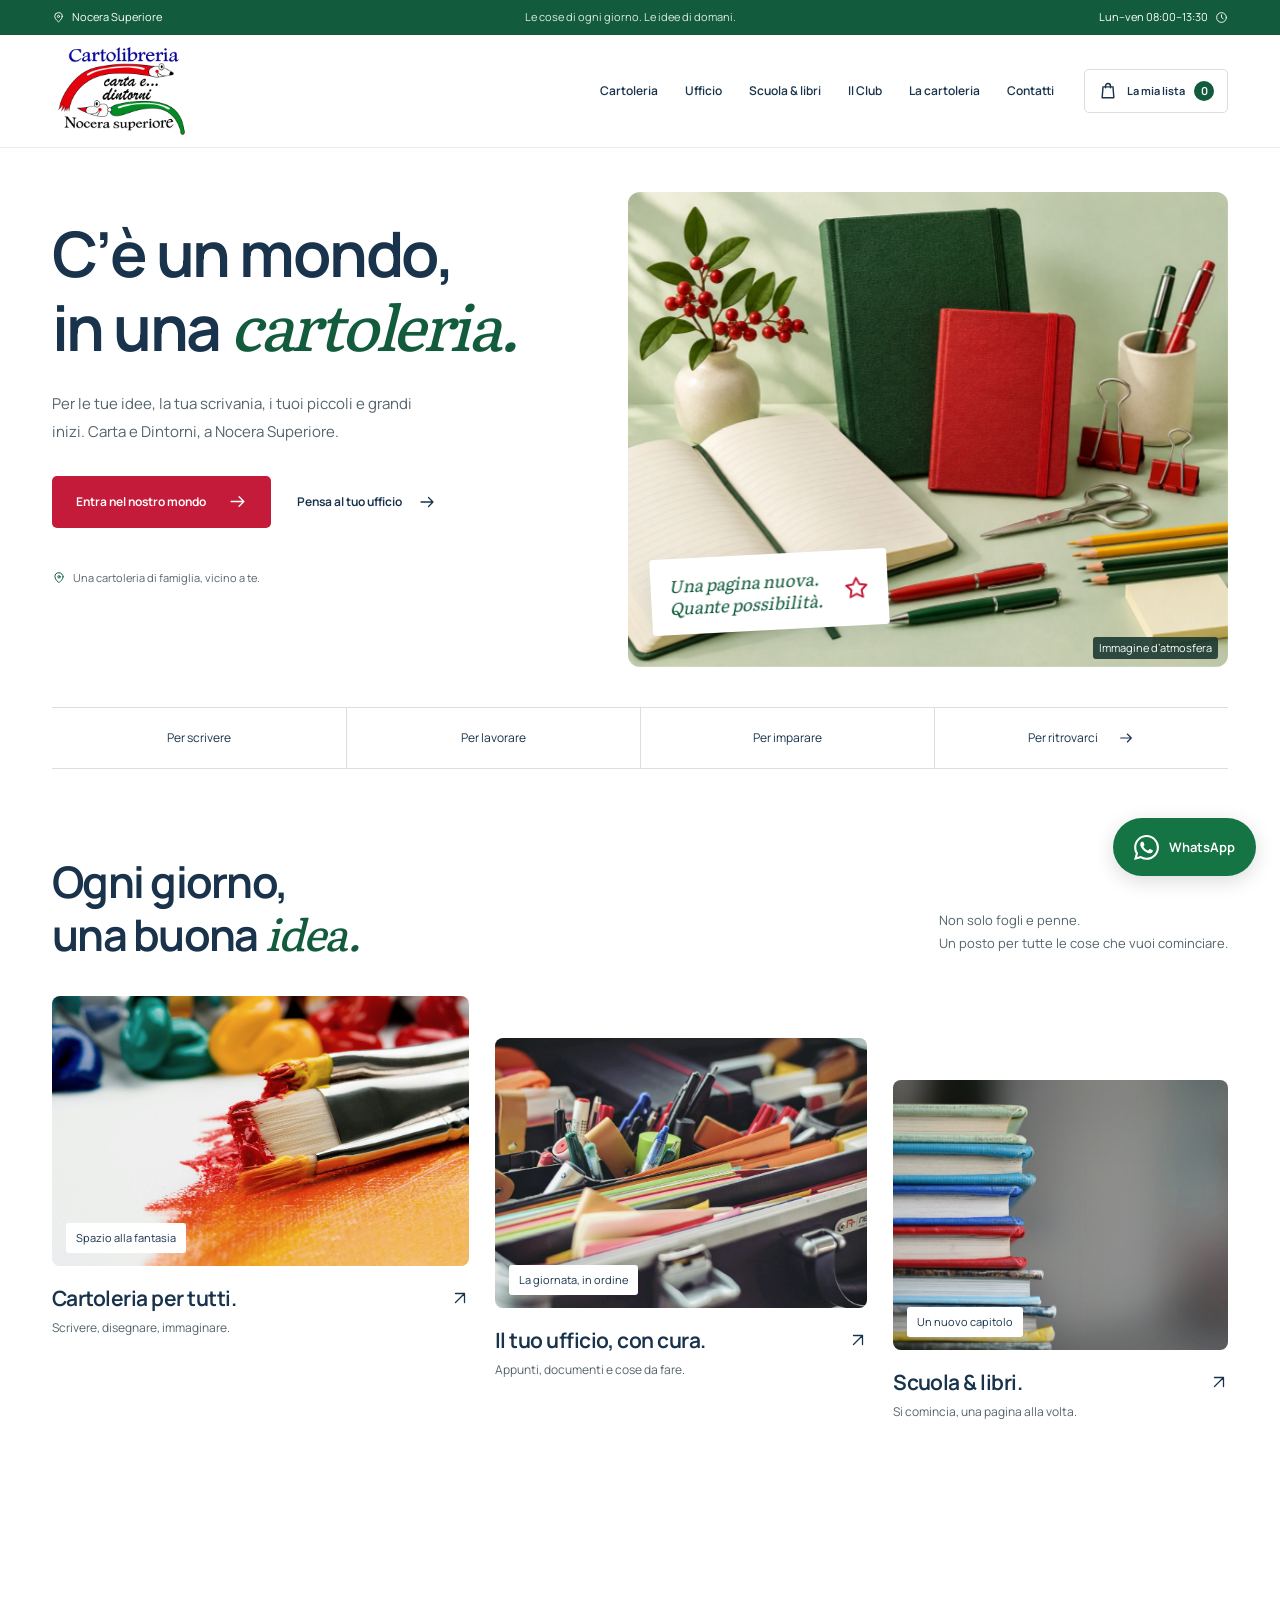
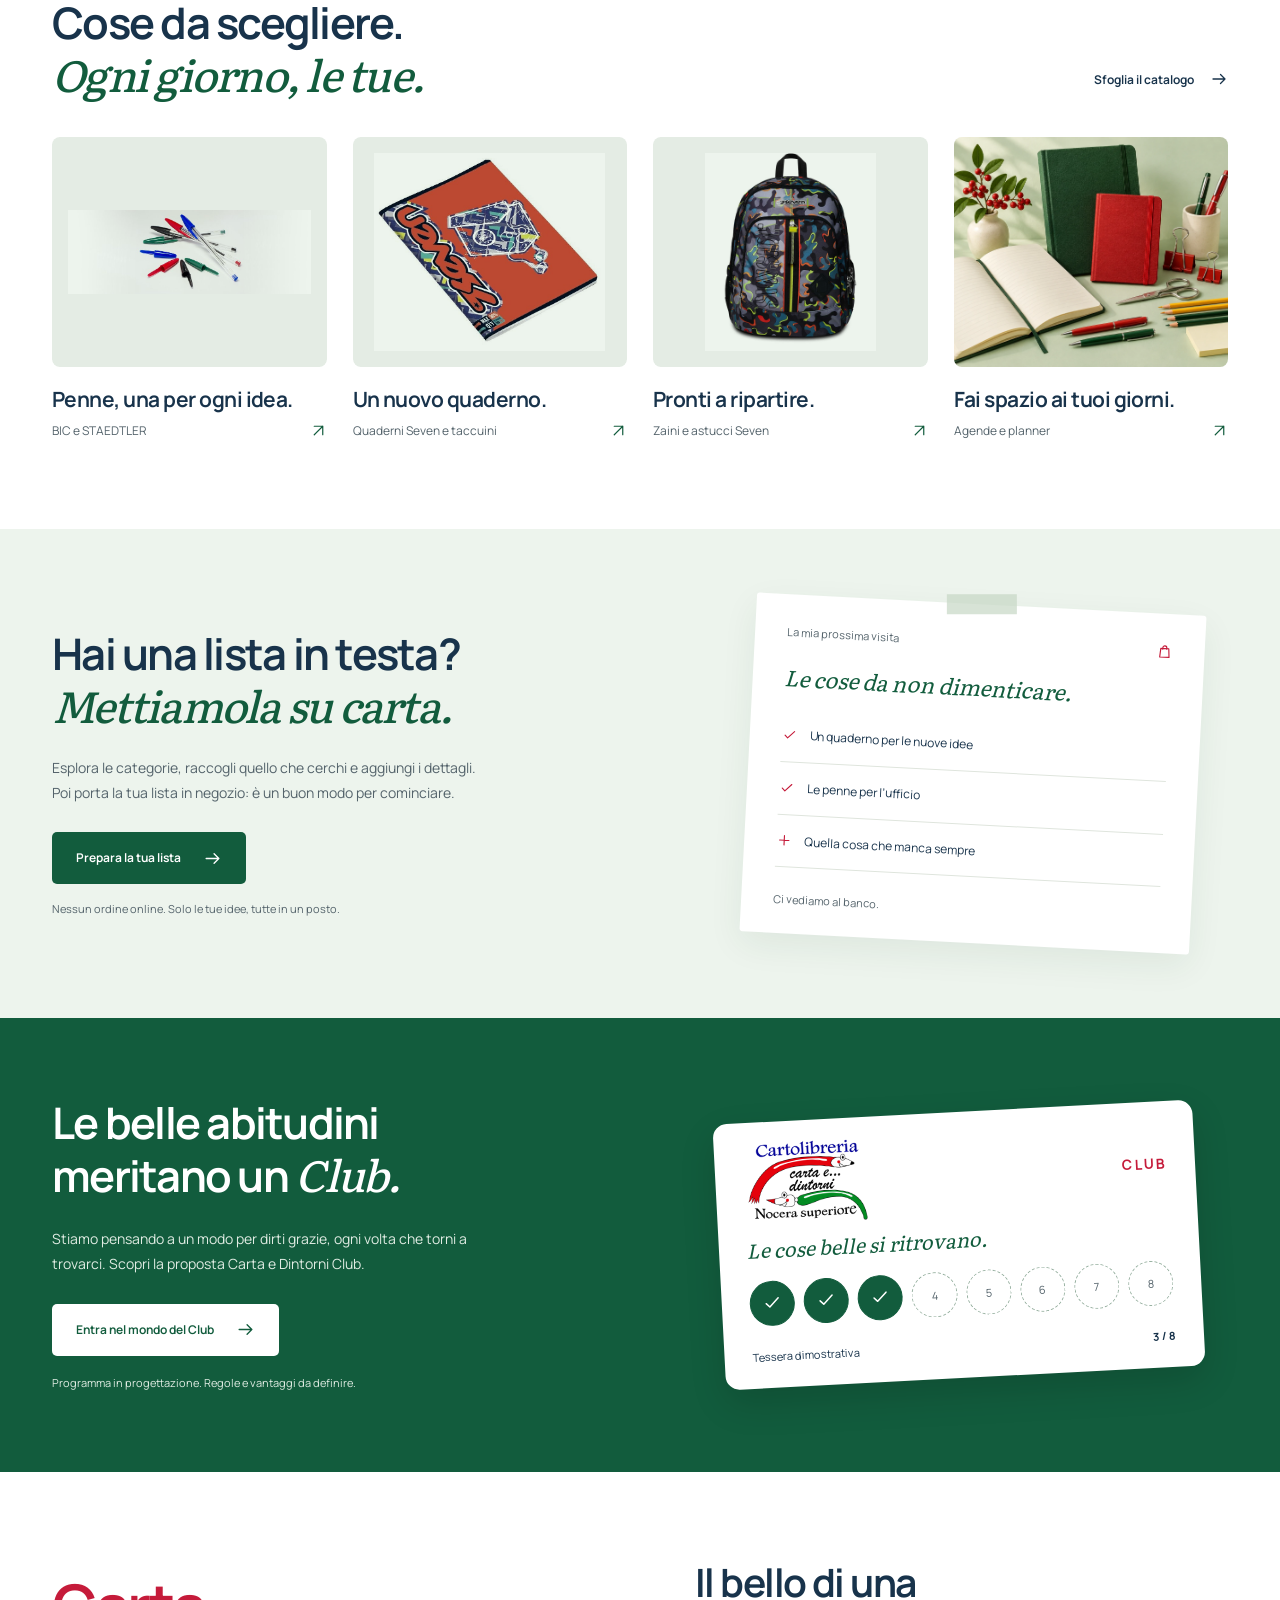
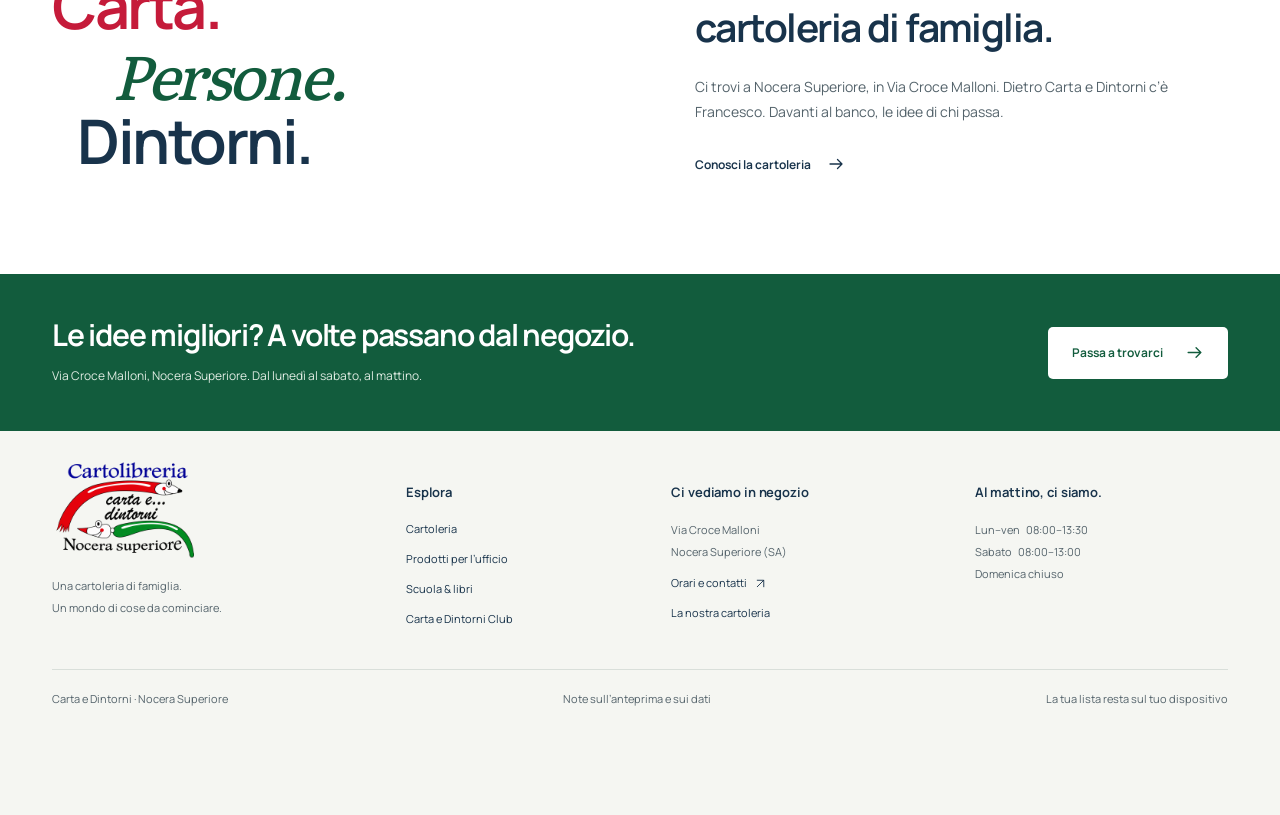
<file: index.html>
<!doctype html><html lang="it"><head><meta charset="utf-8"><meta name="viewport" content="width=device-width,initial-scale=1"><meta name="robots" content="noindex,nofollow"><meta name="theme-color" content="#125c3d"><title>Cartoleria, scuola e ufficio a Nocera Superiore | Carta e Dintorni</title><meta name="description" content="Carta e Dintorni: cartoleria per tutti, idee per l’ufficio e libri scolastici a Nocera Superiore."><meta property="og:title" content="Cartoleria, scuola e ufficio a Nocera Superiore | Carta e Dintorni"><meta property="og:description" content="Carta e Dintorni: cartoleria per tutti, idee per l’ufficio e libri scolastici a Nocera Superiore."><meta property="og:type" content="website"><link rel="icon" href="assets/logo-trasparente.webp" type="image/webp"><link rel="stylesheet" href="site.css"><script src="site.js" defer></script></head><body class="home-page" data-page="index.html"><a class="skip-link" href="#contenuto">Salta al contenuto</a><div class="topbar"><div class="wrap"><a href="contatti.html"><svg viewBox="0 0 24 24" aria-hidden="true"><path d="M19 10c0 5-7 10-7 10S5 15 5 10a7 7 0 1 1 14 0Z"/><circle cx="12" cy="10" r="2"/></svg>Nocera Superiore</a><span>Le cose di ogni giorno. Le idee di domani.</span><a href="contatti.html#orari">Lun–ven 08:00–13:30<svg viewBox="0 0 24 24" aria-hidden="true"><circle cx="12" cy="12" r="9"/><path d="M12 7v5l3 2"/></svg></a></div></div><header class="site-header"><div class="wrap header-inner"><a class="brand" href="index.html" aria-label="Carta e Dintorni, Home"><span class="brand-image"><img src="assets/logo-trasparente.webp" width="341" height="225" alt="Carta e Dintorni, cartolibreria a Nocera Superiore"></span></a><button class="menu-button" type="button" aria-expanded="false" aria-controls="main-nav" aria-label="Apri menu"><span></span><span></span></button><nav id="main-nav" aria-label="Navigazione principale"><a href="cartoleria.html">Cartoleria</a><a href="ufficio.html">Ufficio</a><a href="scuola.html">Scuola & libri</a><a href="club.html">Il Club</a><a href="la-cartoleria.html">La cartoleria</a><a href="contatti.html">Contatti</a></nav><a class="list-link" href="lista.html" ><svg viewBox="0 0 24 24" aria-hidden="true"><path d="M6 7h12l1 13H5L6 7Z"/><path d="M9 8V6a3 3 0 0 1 6 0v2"/></svg><span>La mia lista</span><span class="list-count" data-list-count aria-label="articoli nella lista">0</span></a></div></header><main id="contenuto">
<section class="home-hero wrap"><div class="hero-content"><h1>C’è un mondo,<br>in una <em>cartoleria.</em></h1><p>Per le tue idee, la tua scrivania, i tuoi piccoli e grandi inizi. Carta e Dintorni, a Nocera Superiore.</p><div class="hero-actions"><a class="button primary" href="cartoleria.html">Entra nel nostro mondo<svg viewBox="0 0 24 24" aria-hidden="true"><path d="M4 12h16m-6-6 6 6-6 6"/></svg></a><a class="text-link" href="ufficio.html">Pensa al tuo ufficio<svg viewBox="0 0 24 24" aria-hidden="true"><path d="M4 12h16m-6-6 6 6-6 6"/></svg></a></div><p class="hero-local"><svg viewBox="0 0 24 24" aria-hidden="true"><path d="M19 10c0 5-7 10-7 10S5 15 5 10a7 7 0 1 1 14 0Z"/><circle cx="12" cy="10" r="2"/></svg>Una cartoleria di famiglia, vicino a te.</p></div><figure class="hero-visual"><img class="" src="assets/hero-stationery.webp" alt="Composizione di quaderni, penne e accessori, immagine d’atmosfera" width="1200" height="900" fetchpriority="high"><div class="image-note"><span>Una pagina nuova.<br>Quante possibilità.</span><svg viewBox="0 0 24 24" aria-hidden="true"><path d="m12 3 2.8 5.7 6.2.9-4.5 4.4 1.1 6.2L12 17.3 6.4 20l1.1-6.2L3 9.6l6.2-.9Z"/></svg></div><figcaption class="photo-note">Immagine d’atmosfera</figcaption></figure><div class="hero-index"><a href="cartoleria.html">Per scrivere</a><a href="ufficio.html">Per lavorare</a><a href="scuola.html">Per imparare</a><a href="club.html">Per ritrovarci<svg viewBox="0 0 24 24" aria-hidden="true"><path d="M4 12h16m-6-6 6 6-6 6"/></svg></a></div></section>
<section class="section wrap worlds"><div class="section-heading"><h2>Ogni giorno,<br>una buona <em>idea.</em></h2><p>Non solo fogli e penne.<br>Un posto per tutte le cose che vuoi cominciare.</p></div><div class="world-grid"><a class="world world-stationery" href="cartoleria.html"><div class="world-image mint"><img class="" src="assets/colours.jpg" alt="Materiali per il colore, foto d’atmosfera" width="1200" height="900" loading="lazy"><span>Spazio alla fantasia</span></div><div class="world-heading"><div><h3>Cartoleria per tutti.</h3><p>Scrivere, disegnare, immaginare.</p></div><svg viewBox="0 0 24 24" aria-hidden="true"><path d="M6 18 18 6M6 6h12v12"/></svg></div></a><a class="world world-office" href="ufficio.html"><div class="world-image blue"><img class="" src="assets/desk.jpg" alt="Scrivania con quaderno, foto d’atmosfera" width="1200" height="900" loading="lazy"><span>La giornata, in ordine</span></div><div class="world-heading"><div><h3>Il tuo ufficio, con cura.</h3><p>Appunti, documenti e cose da fare.</p></div><svg viewBox="0 0 24 24" aria-hidden="true"><path d="M6 18 18 6M6 6h12v12"/></svg></div></a><a class="world world-school" href="scuola.html"><div class="world-image pink"><img class="" src="assets/books.jpg" alt="Libri, foto d’atmosfera" width="1200" height="900" loading="lazy"><span>Un nuovo capitolo</span></div><div class="world-heading"><div><h3>Scuola & libri.</h3><p>Si comincia, una pagina alla volta.</p></div><svg viewBox="0 0 24 24" aria-hidden="true"><path d="M6 18 18 6M6 6h12v12"/></svg></div></a></div></section>
<section class="section wrap catalog-highlights"><div class="section-heading"><h2>Cose da scegliere.<br><em>Ogni giorno, le tue.</em></h2><a class="text-link" href="cartoleria.html#catalogo">Sfoglia il catalogo <svg viewBox="0 0 24 24" aria-hidden="true"><path d="M4 12h16m-6-6 6 6-6 6"/></svg></a></div><div class="highlight-grid"><a class="catalog-highlight" href="cartoleria.html?categoria=scrittura#catalogo"><figure><img class="" src="assets/products/bic-cristal.jpg" alt="BIC e STAEDTLER, immagine illustrativa" width="1200" height="900" loading="lazy"></figure><h3>Penne, una per ogni idea.</h3><p>BIC e STAEDTLER<svg viewBox="0 0 24 24" aria-hidden="true"><path d="M6 18 18 6M6 6h12v12"/></svg></p></a><a class="catalog-highlight" href="cartoleria.html?categoria=quaderni#catalogo"><figure><img class="" src="assets/products/seven-quaderni-righe.jpg" alt="Quaderni Seven e taccuini, immagine illustrativa" width="1200" height="900" loading="lazy"></figure><h3>Un nuovo quaderno.</h3><p>Quaderni Seven e taccuini<svg viewBox="0 0 24 24" aria-hidden="true"><path d="M6 18 18 6M6 6h12v12"/></svg></p></a><a class="catalog-highlight" href="cartoleria.html?categoria=zaini#catalogo"><figure><img class="" src="assets/products/seven-zaino.jpg" alt="Zaini e astucci Seven, immagine illustrativa" width="1200" height="900" loading="lazy"></figure><h3>Pronti a ripartire.</h3><p>Zaini e astucci Seven<svg viewBox="0 0 24 24" aria-hidden="true"><path d="M6 18 18 6M6 6h12v12"/></svg></p></a><a class="catalog-highlight" href="cartoleria.html?categoria=agende#catalogo"><figure><img class="" src="assets/hero-stationery.webp" alt="Agende e planner, immagine illustrativa" width="1200" height="900" loading="lazy"></figure><h3>Fai spazio ai tuoi giorni.</h3><p>Agende e planner<svg viewBox="0 0 24 24" aria-hidden="true"><path d="M6 18 18 6M6 6h12v12"/></svg></p></a></div></section><section class="list-feature"><div class="wrap list-feature-inner"><div class="list-feature-copy"><h2>Hai una lista in testa?<br><em>Mettiamola su carta.</em></h2><p>Esplora le categorie, raccogli quello che cerchi e aggiungi i dettagli. Poi porta la tua lista in negozio: è un buon modo per cominciare.</p><a class="button dark" href="lista.html">Prepara la tua lista<svg viewBox="0 0 24 24" aria-hidden="true"><path d="M4 12h16m-6-6 6 6-6 6"/></svg></a><p class="small-note">Nessun ordine online. Solo le tue idee, tutte in un posto.</p></div><div class="paper-list" aria-label="Esempio di lista"><div class="paper-list-top"><span>La mia prossima visita</span><svg viewBox="0 0 24 24" aria-hidden="true"><path d="M6 7h12l1 13H5L6 7Z"/><path d="M9 8V6a3 3 0 0 1 6 0v2"/></svg></div><p>Le cose da non dimenticare.</p><div><svg viewBox="0 0 24 24" aria-hidden="true"><path d="m5 12 4 4L19 6"/></svg>Un quaderno per le nuove idee</div><div><svg viewBox="0 0 24 24" aria-hidden="true"><path d="m5 12 4 4L19 6"/></svg>Le penne per l’ufficio</div><div><svg viewBox="0 0 24 24" aria-hidden="true"><path d="M12 5v14M5 12h14"/></svg>Quella cosa che manca sempre</div><span class="paper-signature">Ci vediamo al banco.</span></div></div></section>
<section class="home-club"><div class="wrap home-club-inner"><div><h2>Le belle abitudini<br>meritano un <em>Club.</em></h2><p>Stiamo pensando a un modo per dirti grazie, ogni volta che torni a trovarci. Scopri la proposta Carta e Dintorni Club.</p><a class="button paper" href="club.html">Entra nel mondo del Club<svg viewBox="0 0 24 24" aria-hidden="true"><path d="M4 12h16m-6-6 6 6-6 6"/></svg></a><p class="club-disclaimer">Programma in progettazione. Regole e vantaggi da definire.</p></div><div class="loyalty-demo"><div class="loyalty-card"><div class="loyalty-head"><span class="brand-image"><img src="assets/logo-trasparente.webp" width="341" height="225" alt="Carta e Dintorni, cartolibreria a Nocera Superiore"></span><span class="club-label">CLUB</span></div><p class="loyalty-motto">Le cose belle si ritrovano.</p><div class="stamps"  role="img" aria-label="Tessera dimostrativa: 3 timbri su 8"><span class="stamp filled"><svg viewBox="0 0 24 24" aria-hidden="true"><path d="m5 12 4 4L19 6"/></svg></span><span class="stamp filled"><svg viewBox="0 0 24 24" aria-hidden="true"><path d="m5 12 4 4L19 6"/></svg></span><span class="stamp filled"><svg viewBox="0 0 24 24" aria-hidden="true"><path d="m5 12 4 4L19 6"/></svg></span><span class="stamp">4</span><span class="stamp">5</span><span class="stamp">6</span><span class="stamp">7</span><span class="stamp">8</span></div><div class="loyalty-bottom"><span>Tessera dimostrativa</span><span >3 / 8</span></div></div></div></div></section>
<section class="section wrap home-story"><div class="story-type"><span>Carta.</span><span>Persone.</span><span>Dintorni.</span></div><div><h2>Il bello di una<br>cartoleria di famiglia.</h2><p>Ci trovi a Nocera Superiore, in Via Croce Malloni. Dietro Carta e Dintorni c’è Francesco. Davanti al banco, le idee di chi passa.</p><a class="text-link" href="la-cartoleria.html">Conosci la cartoleria<svg viewBox="0 0 24 24" aria-hidden="true"><path d="M4 12h16m-6-6 6 6-6 6"/></svg></a></div></section><section class="visit-banner"><div class="wrap visit-inner"><div><h2>Le idee migliori? A volte passano dal negozio.</h2><p>Via Croce Malloni, Nocera Superiore. Dal lunedì al sabato, al mattino.</p></div><a class="button paper" href="contatti.html">Passa a trovarci<svg viewBox="0 0 24 24" aria-hidden="true"><path d="M4 12h16m-6-6 6 6-6 6"/></svg></a></div></section></main><footer class="site-footer"><div class="wrap footer-grid"><div class="footer-brand"><a href="index.html" aria-label="Carta e Dintorni, Home"><span class="brand-image"><img src="assets/logo-trasparente.webp" width="341" height="225" alt="Carta e Dintorni, cartolibreria a Nocera Superiore"></span></a><p>Una cartoleria di famiglia.<br>Un mondo di cose da cominciare.</p></div><div><h2>Esplora</h2><a href="cartoleria.html">Cartoleria</a><a href="ufficio.html">Prodotti per l’ufficio</a><a href="scuola.html">Scuola & libri</a><a href="club.html">Carta e Dintorni Club</a></div><div><h2>Ci vediamo in negozio</h2><p>Via Croce Malloni<br>Nocera Superiore (SA)</p><a href="contatti.html">Orari e contatti <svg viewBox="0 0 24 24" aria-hidden="true"><path d="M6 18 18 6M6 6h12v12"/></svg></a><a href="la-cartoleria.html">La nostra cartoleria</a></div><div class="footer-hours"><h2>Al mattino, ci siamo.</h2><p>Lun–ven &nbsp; 08:00–13:30<br>Sabato &nbsp; 08:00–13:00<br>Domenica chiuso</p></div></div><div class="wrap footer-bottom"><span>Carta e Dintorni · Nocera Superiore</span><a href="note.html">Note sull’anteprima e sui dati</a><a href="lista.html">La tua lista resta sul tuo dispositivo</a></div></footer><a class="whatsapp-fab" href="https://wa.me/393923492138" target="_blank" rel="noopener noreferrer" aria-label="Scrivici su WhatsApp al +39 392 349 2138" title="Scrivici su WhatsApp"><span class="whatsapp-icon"><svg aria-hidden="true" focusable="false" role="img" viewBox="0 0 24 24" xmlns="http://www.w3.org/2000/svg"><title>WhatsApp</title><path d="M17.472 14.382c-.297-.149-1.758-.867-2.03-.967-.273-.099-.471-.148-.67.15-.197.297-.767.966-.94 1.164-.173.199-.347.223-.644.075-.297-.15-1.255-.463-2.39-1.475-.883-.788-1.48-1.761-1.653-2.059-.173-.297-.018-.458.13-.606.134-.133.298-.347.446-.52.149-.174.198-.298.298-.497.099-.198.05-.371-.025-.52-.075-.149-.669-1.612-.916-2.207-.242-.579-.487-.5-.669-.51-.173-.008-.371-.01-.57-.01-.198 0-.52.074-.792.372-.272.297-1.04 1.016-1.04 2.479 0 1.462 1.065 2.875 1.213 3.074.149.198 2.096 3.2 5.077 4.487.709.306 1.262.489 1.694.625.712.227 1.36.195 1.871.118.571-.085 1.758-.719 2.006-1.413.248-.694.248-1.289.173-1.413-.074-.124-.272-.198-.57-.347m-5.421 7.403h-.004a9.87 9.87 0 01-5.031-1.378l-.361-.214-3.741.982.998-3.648-.235-.374a9.86 9.86 0 01-1.51-5.26c.001-5.45 4.436-9.884 9.888-9.884 2.64 0 5.122 1.03 6.988 2.898a9.825 9.825 0 012.893 6.994c-.003 5.45-4.437 9.884-9.885 9.884m8.413-18.297A11.815 11.815 0 0012.05 0C5.495 0 .16 5.335.157 11.892c0 2.096.547 4.142 1.588 5.945L.057 24l6.305-1.654a11.882 11.882 0 005.683 1.448h.005c6.554 0 11.89-5.335 11.893-11.893a11.821 11.821 0 00-3.48-8.413Z"/></svg></span><span class="whatsapp-label">WhatsApp</span></a><div class="toast" role="status" aria-live="polite" aria-atomic="true" data-toast hidden><span></span><a href="lista.html">Vedi la lista <svg viewBox="0 0 24 24" aria-hidden="true"><path d="M4 12h16m-6-6 6 6-6 6"/></svg></a></div></body></html>
</file>
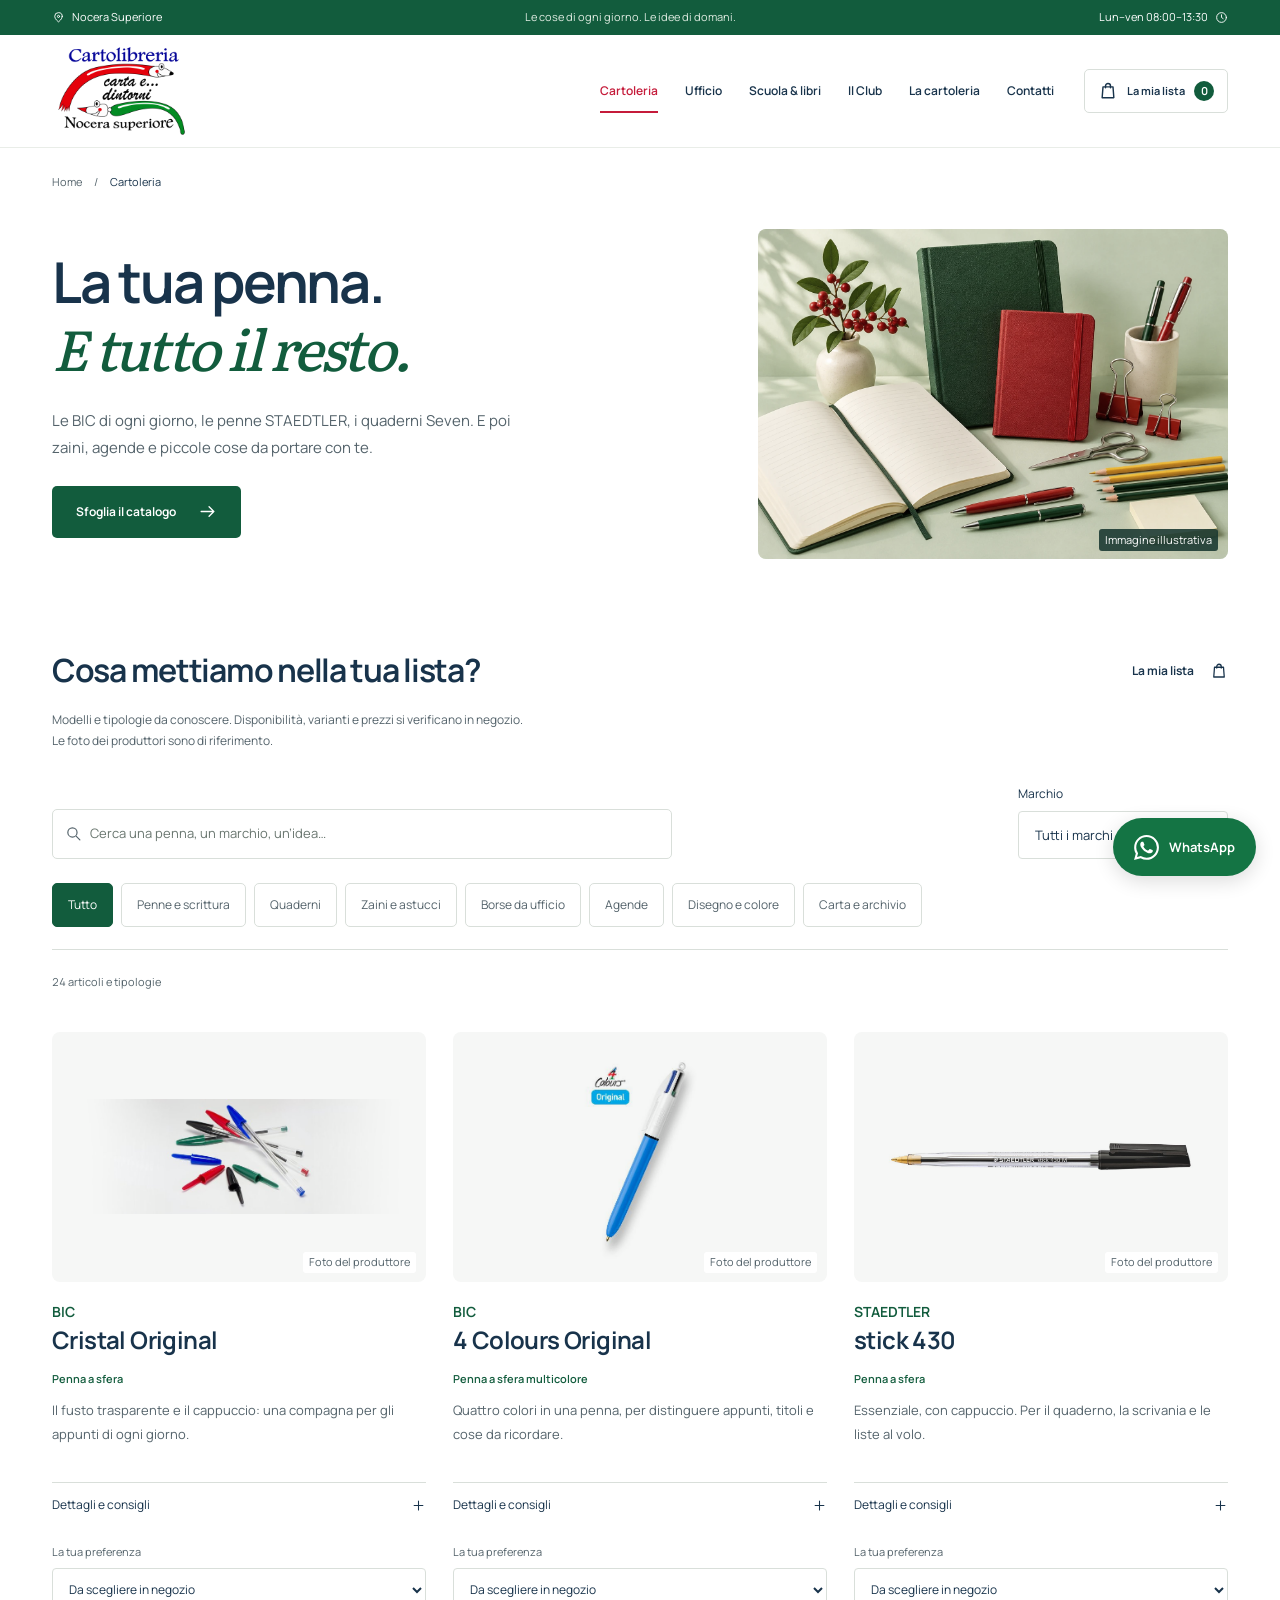
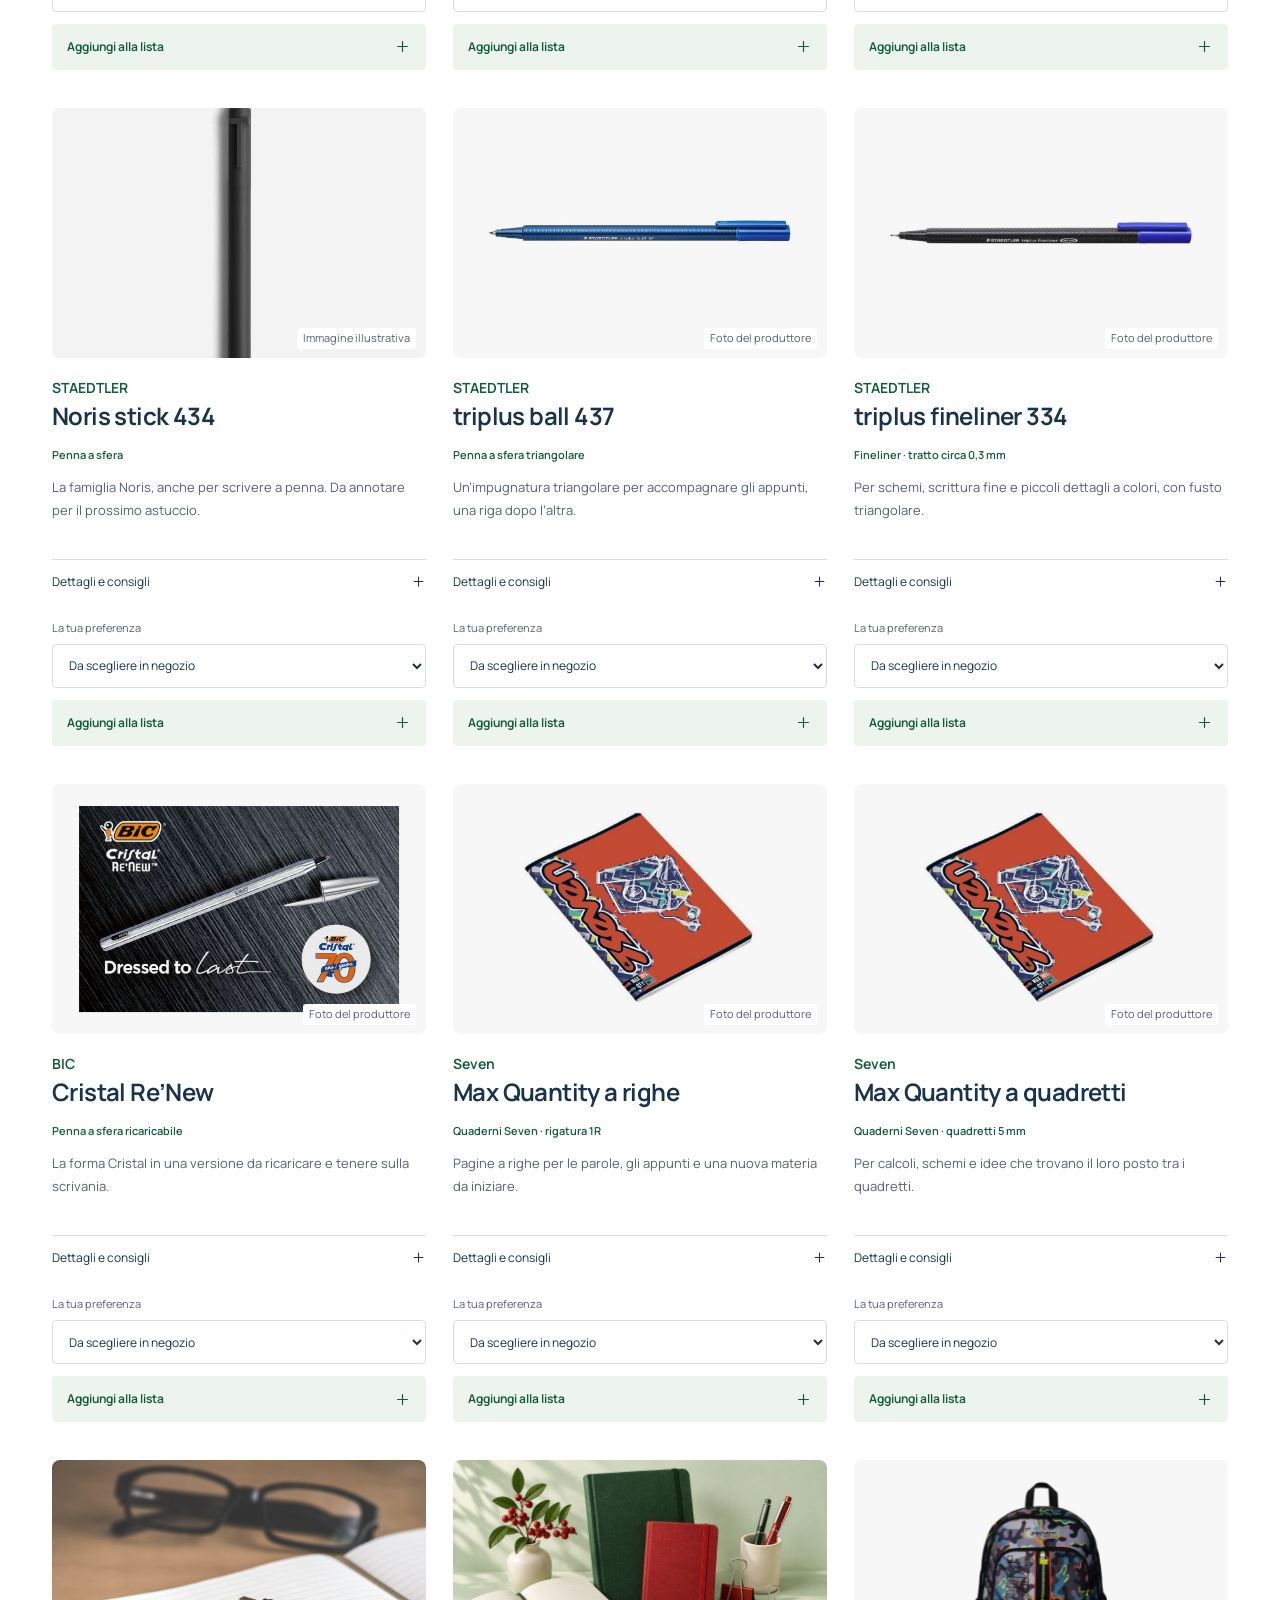
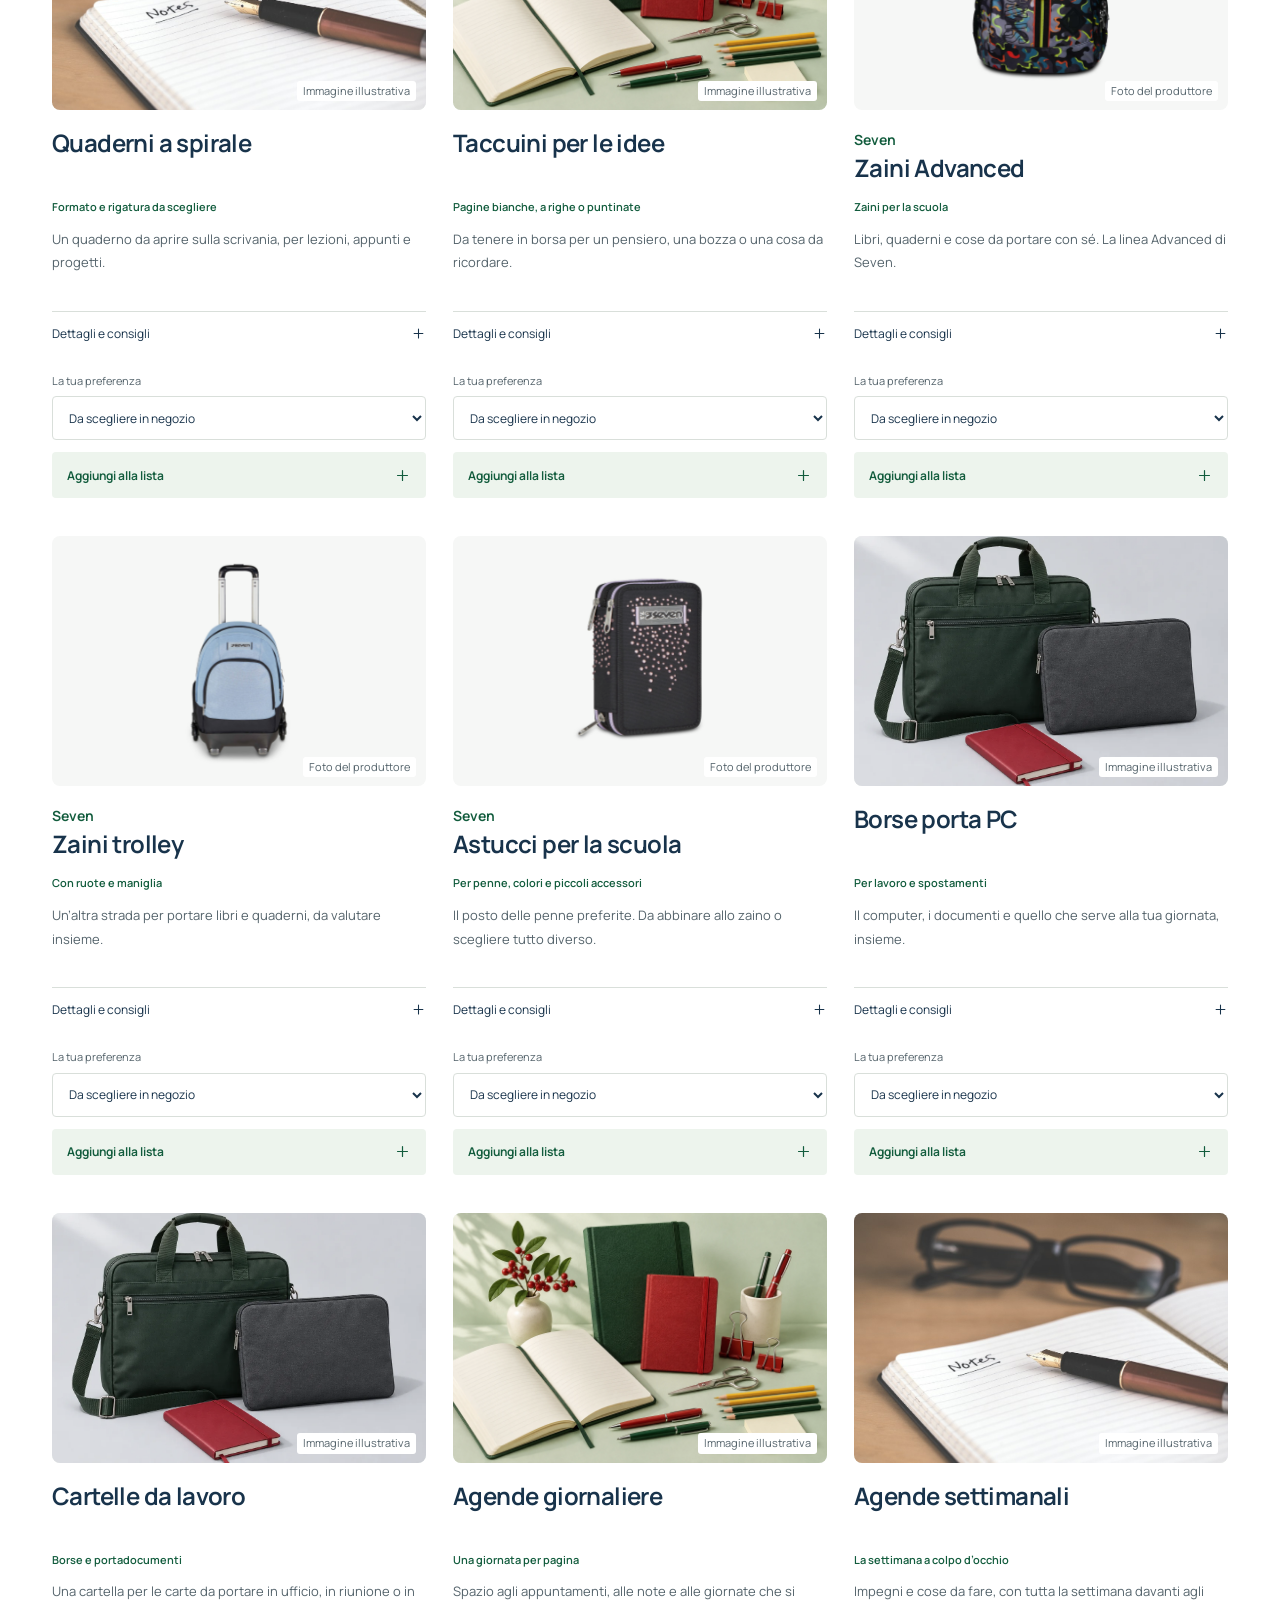
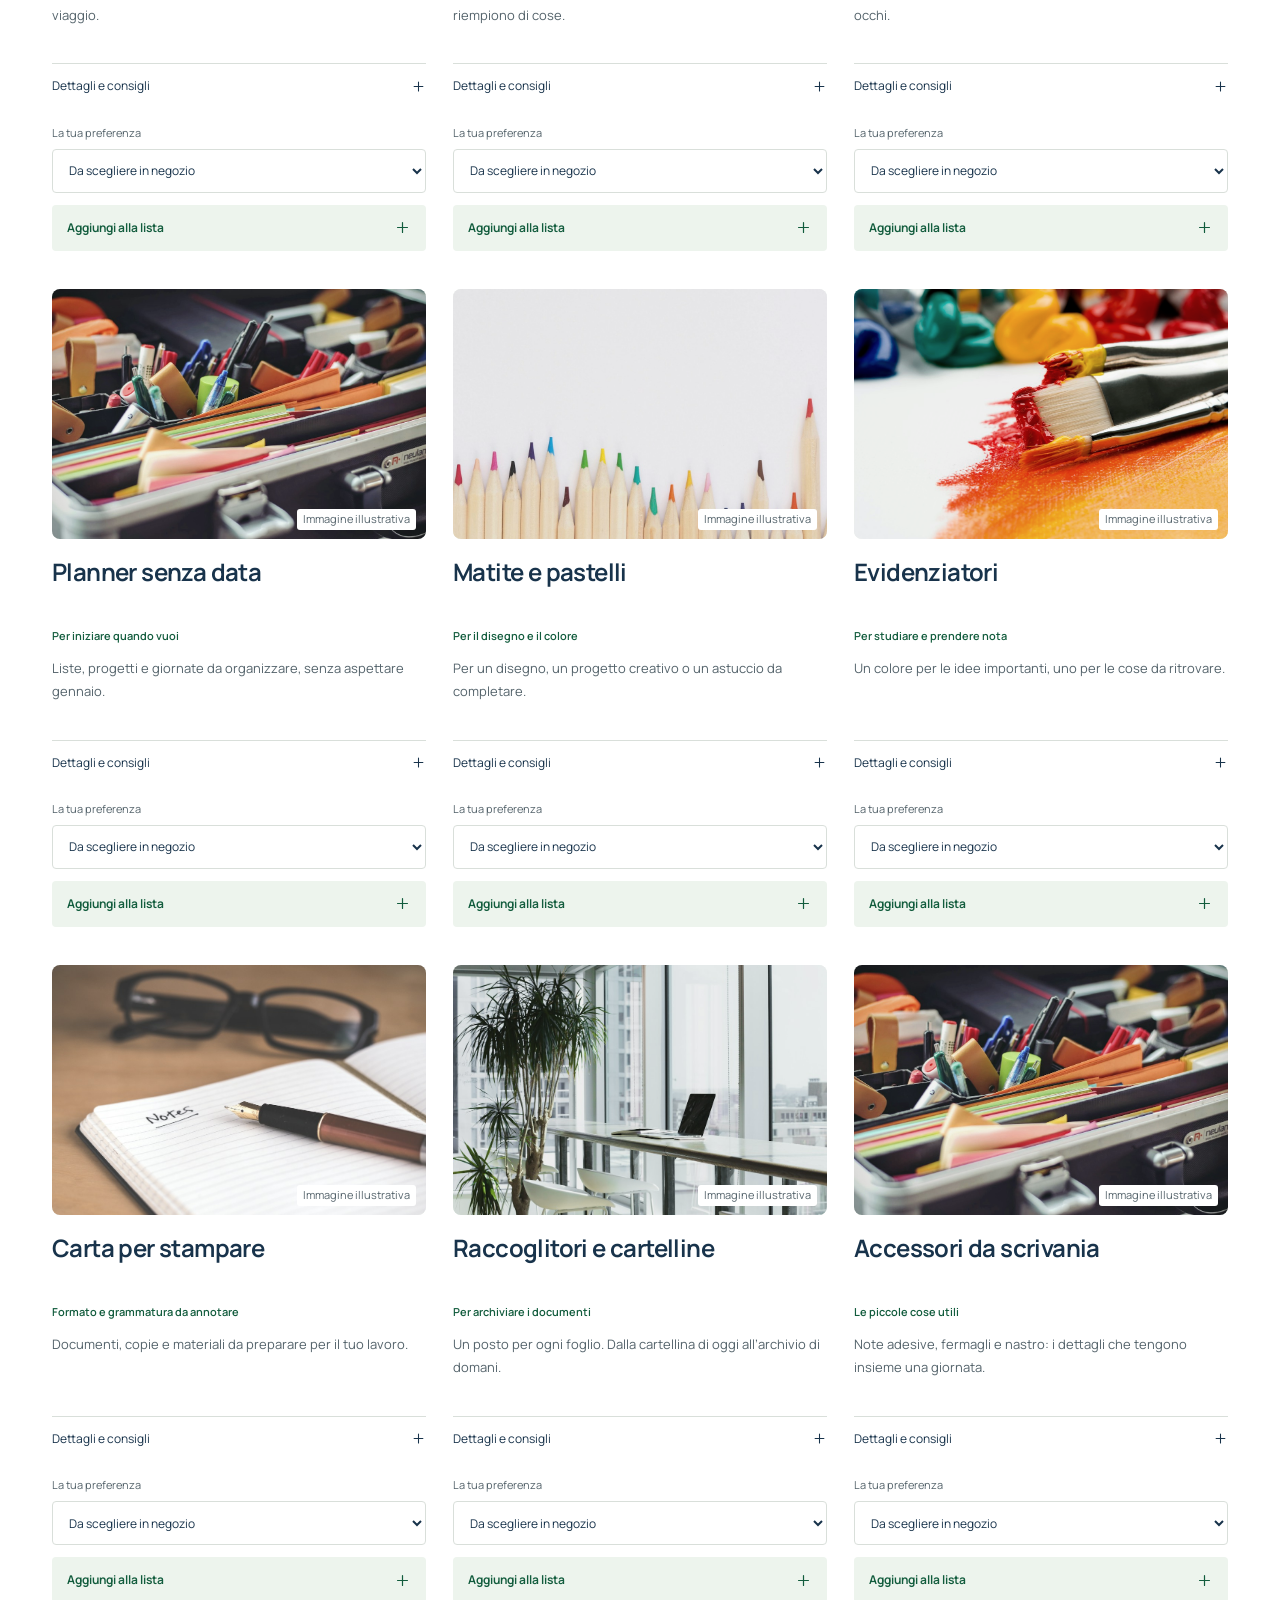
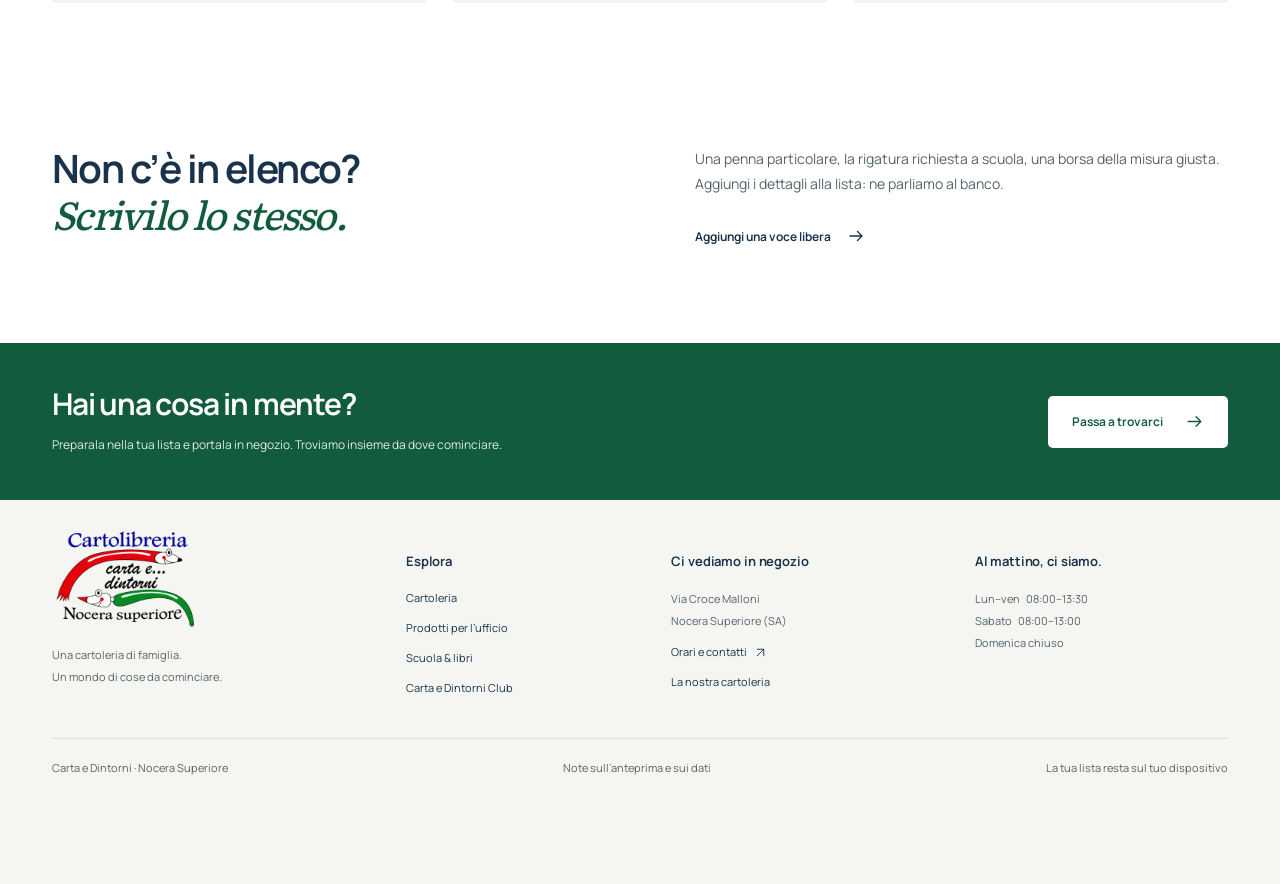
<file: cartoleria.html>
<!doctype html><html lang="it"><head><meta charset="utf-8"><meta name="viewport" content="width=device-width,initial-scale=1"><meta name="robots" content="noindex,nofollow"><meta name="theme-color" content="#125c3d"><title>Penne BIC e STAEDTLER, quaderni Seven e cartoleria | Carta e Dintorni</title><meta name="description" content="Esplora penne BIC e STAEDTLER, quaderni e zaini Seven, agende e borse da ufficio. Cerca modelli e prepara la tua lista."><meta property="og:title" content="Penne BIC e STAEDTLER, quaderni Seven e cartoleria | Carta e Dintorni"><meta property="og:description" content="Esplora penne BIC e STAEDTLER, quaderni e zaini Seven, agende e borse da ufficio. Cerca modelli e prepara la tua lista."><meta property="og:type" content="website"><link rel="icon" href="assets/logo-trasparente.webp" type="image/webp"><link rel="stylesheet" href="site.css"><script src="site.js" defer></script></head><body class="cartoleria-page" data-page="cartoleria.html"><a class="skip-link" href="#contenuto">Salta al contenuto</a><div class="topbar"><div class="wrap"><a href="contatti.html"><svg viewBox="0 0 24 24" aria-hidden="true"><path d="M19 10c0 5-7 10-7 10S5 15 5 10a7 7 0 1 1 14 0Z"/><circle cx="12" cy="10" r="2"/></svg>Nocera Superiore</a><span>Le cose di ogni giorno. Le idee di domani.</span><a href="contatti.html#orari">Lun–ven 08:00–13:30<svg viewBox="0 0 24 24" aria-hidden="true"><circle cx="12" cy="12" r="9"/><path d="M12 7v5l3 2"/></svg></a></div></div><header class="site-header"><div class="wrap header-inner"><a class="brand" href="index.html" aria-label="Carta e Dintorni, Home"><span class="brand-image"><img src="assets/logo-trasparente.webp" width="341" height="225" alt="Carta e Dintorni, cartolibreria a Nocera Superiore"></span></a><button class="menu-button" type="button" aria-expanded="false" aria-controls="main-nav" aria-label="Apri menu"><span></span><span></span></button><nav id="main-nav" aria-label="Navigazione principale"><a href="cartoleria.html" aria-current="page">Cartoleria</a><a href="ufficio.html">Ufficio</a><a href="scuola.html">Scuola & libri</a><a href="club.html">Il Club</a><a href="la-cartoleria.html">La cartoleria</a><a href="contatti.html">Contatti</a></nav><a class="list-link" href="lista.html" ><svg viewBox="0 0 24 24" aria-hidden="true"><path d="M6 7h12l1 13H5L6 7Z"/><path d="M9 8V6a3 3 0 0 1 6 0v2"/></svg><span>La mia lista</span><span class="list-count" data-list-count aria-label="articoli nella lista">0</span></a></div></header><main id="contenuto"><nav class="breadcrumb wrap" aria-label="Percorso"><a href="index.html">Home</a><span aria-hidden="true">/</span><span aria-current="page">Cartoleria</span></nav>
  <section class="department-intro wrap"><div><h1>La tua penna.<br><em>E tutto il resto.</em></h1><p>Le BIC di ogni giorno, le penne STAEDTLER, i quaderni Seven. E poi zaini, agende e piccole cose da portare con te.</p><a class="button dark" href="#catalogo">Sfoglia il catalogo<svg viewBox="0 0 24 24" aria-hidden="true"><path d="M4 12h16m-6-6 6 6-6 6"/></svg></a></div><figure class="department-visual mint"><img class="" src="assets/hero-stationery.webp" alt="Quaderni e strumenti di scrittura, immagine d’atmosfera" width="1200" height="900" fetchpriority="high"><figcaption class="photo-note">Immagine illustrativa</figcaption></figure></section>
  <section class="section catalog-section wrap" id="catalogo" aria-labelledby="catalog-title"><div class="catalog-top"><h2 id="catalog-title">Cosa mettiamo nella tua lista?</h2><a class="text-link" href="lista.html">La mia lista<svg viewBox="0 0 24 24" aria-hidden="true"><path d="M6 7h12l1 13H5L6 7Z"/><path d="M9 8V6a3 3 0 0 1 6 0v2"/></svg></a></div><p class="catalog-note">Modelli e tipologie da conoscere. Disponibilità, varianti e prezzi si verificano in negozio. Le foto dei produttori sono di riferimento.</p>
  <div class="catalog-tools product-tools"><label class="search-field"><svg viewBox="0 0 24 24" aria-hidden="true"><circle cx="10.5" cy="10.5" r="6.5"/><path d="m16 16 5 5"/></svg><span class="sr-only">Cerca articoli e modelli</span><input type="search" data-catalog-search placeholder="Cerca una penna, un marchio, un’idea…" autocomplete="off"></label><label class="brand-select">Marchio<select data-brand-filter><option value="all">Tutti i marchi</option><option>BIC</option><option>STAEDTLER</option><option>Seven</option><option value="altre">Altre tipologie</option></select></label></div>
  <div class="filters product-filters" role="group" aria-label="Filtra per categoria"><button class="filter active" type="button" data-filter="all" aria-pressed="true">Tutto</button><button class="filter" type="button" data-filter="scrittura" aria-pressed="false">Penne e scrittura</button><button class="filter" type="button" data-filter="quaderni" aria-pressed="false">Quaderni</button><button class="filter" type="button" data-filter="zaini" aria-pressed="false">Zaini e astucci</button><button class="filter" type="button" data-filter="borse" aria-pressed="false">Borse da ufficio</button><button class="filter" type="button" data-filter="agende" aria-pressed="false">Agende</button><button class="filter" type="button" data-filter="colore" aria-pressed="false">Disegno e colore</button><button class="filter" type="button" data-filter="ufficio" aria-pressed="false">Carta e archivio</button></div>
  <div class="catalog-results"><p class="catalog-count" data-catalog-count role="status" aria-live="polite">24 articoli e tipologie</p><button type="button" class="quiet-button" data-clear-filters hidden>Azzera i filtri</button></div>
  <div class="catalog-grid"><article id="bic-cristal" class="catalog-card product-card" data-catalog-card data-category="scrittura" data-brand="BIC" data-search="BIC Cristal Original Penna a sfera Il fusto trasparente e il cappuccio: una compagna per gli appunti di ogni giorno. Una penna a sfera con cappuccio. Annota il colore dell’inchiostro che preferisci; punta e confezione si scelgono al banco. Blu Nero Rosso Verde Penne e scrittura ">
    <figure class="catalog-photo product-photo manufacturer-photo"><img class="" src="assets/products/bic-cristal.jpg" alt="BIC Cristal Original, immagine di riferimento del produttore" width="1200" height="900" loading="lazy"><figcaption>Foto del produttore</figcaption></figure>
    <div class="catalog-body"><h3><span class="product-brand">BIC</span>Cristal Original</h3><p class="product-type">Penna a sfera</p><p>Il fusto trasparente e il cappuccio: una compagna per gli appunti di ogni giorno.</p>
    <details><summary>Dettagli e consigli <svg viewBox="0 0 24 24" aria-hidden="true"><path d="M12 5v14M5 12h14"/></svg></summary><p>Una penna a sfera con cappuccio. Annota il colore dell’inchiostro che preferisci; punta e confezione si scelgono al banco.</p><a class="product-source" href="https://eu.bic.com/en-gb/stationery/cristal-anniversary" target="_blank" rel="noopener noreferrer">Scheda del produttore <svg viewBox="0 0 24 24" aria-hidden="true"><path d="M6 18 18 6M6 6h12v12"/></svg></a></details>
    <label class="product-preference" for="preferenza-bic-cristal">La tua preferenza<select id="preferenza-bic-cristal" data-product-option><option value="">Da scegliere in negozio</option><option>Blu</option><option>Nero</option><option>Rosso</option><option>Verde</option></select></label>
    <button class="add-button" type="button" data-add="bic-cristal" data-add-title="BIC Cristal Original" aria-label="Aggiungi BIC Cristal Original alla lista">Aggiungi alla lista <svg viewBox="0 0 24 24" aria-hidden="true"><path d="M12 5v14M5 12h14"/></svg></button></div></article><article id="bic-4-colours" class="catalog-card product-card" data-catalog-card data-category="scrittura" data-brand="BIC" data-search="BIC 4 Colours Original Penna a sfera multicolore Quattro colori in una penna, per distinguere appunti, titoli e cose da ricordare. La versione Original riunisce blu, nero, rosso e verde. Chiedi conferma della versione e delle ricariche compatibili. Versione Original Penne e scrittura ">
    <figure class="catalog-photo product-photo manufacturer-photo"><img class="" src="assets/products/bic-4-colours.jpg" alt="BIC 4 Colours Original, immagine di riferimento del produttore" width="1200" height="900" loading="lazy"><figcaption>Foto del produttore</figcaption></figure>
    <div class="catalog-body"><h3><span class="product-brand">BIC</span>4 Colours Original</h3><p class="product-type">Penna a sfera multicolore</p><p>Quattro colori in una penna, per distinguere appunti, titoli e cose da ricordare.</p>
    <details><summary>Dettagli e consigli <svg viewBox="0 0 24 24" aria-hidden="true"><path d="M12 5v14M5 12h14"/></svg></summary><p>La versione Original riunisce blu, nero, rosso e verde. Chiedi conferma della versione e delle ricariche compatibili.</p><a class="product-source" href="https://eu.bic.com/en-gb/stationery/the-bic-4-colours-collections" target="_blank" rel="noopener noreferrer">Scheda del produttore <svg viewBox="0 0 24 24" aria-hidden="true"><path d="M6 18 18 6M6 6h12v12"/></svg></a></details>
    <label class="product-preference" for="preferenza-bic-4-colours">La tua preferenza<select id="preferenza-bic-4-colours" data-product-option><option value="">Da scegliere in negozio</option><option>Versione Original</option></select></label>
    <button class="add-button" type="button" data-add="bic-4-colours" data-add-title="BIC 4 Colours Original" aria-label="Aggiungi BIC 4 Colours Original alla lista">Aggiungi alla lista <svg viewBox="0 0 24 24" aria-hidden="true"><path d="M12 5v14M5 12h14"/></svg></button></div></article><article id="staedtler-stick" class="catalog-card product-card" data-catalog-card data-category="scrittura" data-brand="STAEDTLER" data-search="STAEDTLER stick 430 Penna a sfera Essenziale, con cappuccio. Per il quaderno, la scrivania e le liste al volo. Una penna a sfera per la scrittura quotidiana. Indica colore e tipo di punta desiderati per verificarli in negozio. Blu Nero Rosso Penne e scrittura staedler standler">
    <figure class="catalog-photo product-photo manufacturer-photo"><img class="" src="assets/products/staedtler-stick.jpg" alt="STAEDTLER stick 430, immagine di riferimento del produttore" width="1200" height="900" loading="lazy"><figcaption>Foto del produttore</figcaption></figure>
    <div class="catalog-body"><h3><span class="product-brand">STAEDTLER</span>stick 430</h3><p class="product-type">Penna a sfera</p><p>Essenziale, con cappuccio. Per il quaderno, la scrivania e le liste al volo.</p>
    <details><summary>Dettagli e consigli <svg viewBox="0 0 24 24" aria-hidden="true"><path d="M12 5v14M5 12h14"/></svg></summary><p>Una penna a sfera per la scrittura quotidiana. Indica colore e tipo di punta desiderati per verificarli in negozio.</p><a class="product-source" href="https://www.staedtler.com/it/it/prodotti/penne/penne-a-sfera/stick-430-penna-a-sfera-m430/" target="_blank" rel="noopener noreferrer">Scheda del produttore <svg viewBox="0 0 24 24" aria-hidden="true"><path d="M6 18 18 6M6 6h12v12"/></svg></a></details>
    <label class="product-preference" for="preferenza-staedtler-stick">La tua preferenza<select id="preferenza-staedtler-stick" data-product-option><option value="">Da scegliere in negozio</option><option>Blu</option><option>Nero</option><option>Rosso</option></select></label>
    <button class="add-button" type="button" data-add="staedtler-stick" data-add-title="STAEDTLER stick 430" aria-label="Aggiungi STAEDTLER stick 430 alla lista">Aggiungi alla lista <svg viewBox="0 0 24 24" aria-hidden="true"><path d="M12 5v14M5 12h14"/></svg></button></div></article><article id="staedtler-noris" class="catalog-card product-card" data-catalog-card data-category="scrittura" data-brand="STAEDTLER" data-search="STAEDTLER Noris stick 434 Penna a sfera La famiglia Noris, anche per scrivere a penna. Da annotare per il prossimo astuccio. Il modello 434 appartiene alla linea Noris stick. Colore, punta e confezione vanno verificati insieme al negozio. L’immagine è d’atmosfera e non raffigura il modello. Blu Nero Rosso Penne e scrittura staedler standler">
    <figure class="catalog-photo product-photo"><img class="" src="assets/pens.jpg" alt="Penne e scrittura, immagine d’atmosfera" width="1200" height="900" loading="lazy"><figcaption>Immagine illustrativa</figcaption></figure>
    <div class="catalog-body"><h3><span class="product-brand">STAEDTLER</span>Noris stick 434</h3><p class="product-type">Penna a sfera</p><p>La famiglia Noris, anche per scrivere a penna. Da annotare per il prossimo astuccio.</p>
    <details><summary>Dettagli e consigli <svg viewBox="0 0 24 24" aria-hidden="true"><path d="M12 5v14M5 12h14"/></svg></summary><p>Il modello 434 appartiene alla linea Noris stick. Colore, punta e confezione vanno verificati insieme al negozio. L’immagine è d’atmosfera e non raffigura il modello.</p><a class="product-source" href="https://www.staedtler.com/it/it/prodotti/penne/penne-a-sfera/noris-stick-434-penna-a-sfera-434-m9bk5i/" target="_blank" rel="noopener noreferrer">Scheda del produttore <svg viewBox="0 0 24 24" aria-hidden="true"><path d="M6 18 18 6M6 6h12v12"/></svg></a></details>
    <label class="product-preference" for="preferenza-staedtler-noris">La tua preferenza<select id="preferenza-staedtler-noris" data-product-option><option value="">Da scegliere in negozio</option><option>Blu</option><option>Nero</option><option>Rosso</option></select></label>
    <button class="add-button" type="button" data-add="staedtler-noris" data-add-title="STAEDTLER Noris stick 434" aria-label="Aggiungi STAEDTLER Noris stick 434 alla lista">Aggiungi alla lista <svg viewBox="0 0 24 24" aria-hidden="true"><path d="M12 5v14M5 12h14"/></svg></button></div></article><article id="staedtler-triplus" class="catalog-card product-card" data-catalog-card data-category="scrittura" data-brand="STAEDTLER" data-search="STAEDTLER triplus ball 437 Penna a sfera triangolare Un’impugnatura triangolare per accompagnare gli appunti, una riga dopo l’altra. Penna a sfera con fusto triangolare. Indica il colore desiderato; chiedi al banco la punta e la confezione del modello. Blu Nero Rosso Penne e scrittura staedler standler">
    <figure class="catalog-photo product-photo manufacturer-photo"><img class="" src="assets/products/staedtler-triplus.jpg" alt="STAEDTLER triplus ball 437, immagine di riferimento del produttore" width="1200" height="900" loading="lazy"><figcaption>Foto del produttore</figcaption></figure>
    <div class="catalog-body"><h3><span class="product-brand">STAEDTLER</span>triplus ball 437</h3><p class="product-type">Penna a sfera triangolare</p><p>Un’impugnatura triangolare per accompagnare gli appunti, una riga dopo l’altra.</p>
    <details><summary>Dettagli e consigli <svg viewBox="0 0 24 24" aria-hidden="true"><path d="M12 5v14M5 12h14"/></svg></summary><p>Penna a sfera con fusto triangolare. Indica il colore desiderato; chiedi al banco la punta e la confezione del modello.</p><a class="product-source" href="https://www.staedtler.com/it/it/prodotti/penne/penne-a-sfera/triplus-ball-437-penna-a-sfera-triangolare-m437/" target="_blank" rel="noopener noreferrer">Scheda del produttore <svg viewBox="0 0 24 24" aria-hidden="true"><path d="M6 18 18 6M6 6h12v12"/></svg></a></details>
    <label class="product-preference" for="preferenza-staedtler-triplus">La tua preferenza<select id="preferenza-staedtler-triplus" data-product-option><option value="">Da scegliere in negozio</option><option>Blu</option><option>Nero</option><option>Rosso</option></select></label>
    <button class="add-button" type="button" data-add="staedtler-triplus" data-add-title="STAEDTLER triplus ball 437" aria-label="Aggiungi STAEDTLER triplus ball 437 alla lista">Aggiungi alla lista <svg viewBox="0 0 24 24" aria-hidden="true"><path d="M12 5v14M5 12h14"/></svg></button></div></article><article id="staedtler-fineliner" class="catalog-card product-card" data-catalog-card data-category="scrittura" data-brand="STAEDTLER" data-search="STAEDTLER triplus fineliner 334 Fineliner · tratto circa 0,3 mm Per schemi, scrittura fine e piccoli dettagli a colori, con fusto triangolare. Fineliner con inchiostro a base d’acqua e punta rivestita in metallo. Annota se cerchi un singolo colore oppure un assortimento. Blu Nero Rosso Colori assortiti Penne e scrittura staedler standler">
    <figure class="catalog-photo product-photo manufacturer-photo"><img class="" src="assets/products/staedtler-fineliner.jpg" alt="STAEDTLER triplus fineliner 334, immagine di riferimento del produttore" width="1200" height="900" loading="lazy"><figcaption>Foto del produttore</figcaption></figure>
    <div class="catalog-body"><h3><span class="product-brand">STAEDTLER</span>triplus fineliner 334</h3><p class="product-type">Fineliner · tratto circa 0,3 mm</p><p>Per schemi, scrittura fine e piccoli dettagli a colori, con fusto triangolare.</p>
    <details><summary>Dettagli e consigli <svg viewBox="0 0 24 24" aria-hidden="true"><path d="M12 5v14M5 12h14"/></svg></summary><p>Fineliner con inchiostro a base d’acqua e punta rivestita in metallo. Annota se cerchi un singolo colore oppure un assortimento.</p><a class="product-source" href="https://www.staedtler.com/it/it/prodotti/colorare/punta-fine/triplus-fineliner-334-pennarello-a-punta-fine-triangolare-m334/" target="_blank" rel="noopener noreferrer">Scheda del produttore <svg viewBox="0 0 24 24" aria-hidden="true"><path d="M6 18 18 6M6 6h12v12"/></svg></a></details>
    <label class="product-preference" for="preferenza-staedtler-fineliner">La tua preferenza<select id="preferenza-staedtler-fineliner" data-product-option><option value="">Da scegliere in negozio</option><option>Blu</option><option>Nero</option><option>Rosso</option><option>Colori assortiti</option></select></label>
    <button class="add-button" type="button" data-add="staedtler-fineliner" data-add-title="STAEDTLER triplus fineliner 334" aria-label="Aggiungi STAEDTLER triplus fineliner 334 alla lista">Aggiungi alla lista <svg viewBox="0 0 24 24" aria-hidden="true"><path d="M12 5v14M5 12h14"/></svg></button></div></article><article id="bic-renew" class="catalog-card product-card" data-catalog-card data-category="scrittura" data-brand="BIC" data-search="BIC Cristal Re’New Penna a sfera ricaricabile La forma Cristal in una versione da ricaricare e tenere sulla scrivania. Versione ricaricabile della famiglia Cristal, con corpo dall’aspetto in alluminio. Finitura, colore e ricariche si verificano in negozio. Blu Nero Penne e scrittura ">
    <figure class="catalog-photo product-photo manufacturer-photo"><img class="" src="assets/products/bic-renew.jpg" alt="BIC Cristal Re’New, immagine di riferimento del produttore" width="1200" height="900" loading="lazy"><figcaption>Foto del produttore</figcaption></figure>
    <div class="catalog-body"><h3><span class="product-brand">BIC</span>Cristal Re’New</h3><p class="product-type">Penna a sfera ricaricabile</p><p>La forma Cristal in una versione da ricaricare e tenere sulla scrivania.</p>
    <details><summary>Dettagli e consigli <svg viewBox="0 0 24 24" aria-hidden="true"><path d="M12 5v14M5 12h14"/></svg></summary><p>Versione ricaricabile della famiglia Cristal, con corpo dall’aspetto in alluminio. Finitura, colore e ricariche si verificano in negozio.</p><a class="product-source" href="https://eu.bic.com/en-gb/stationery/bic-cristal-renew" target="_blank" rel="noopener noreferrer">Scheda del produttore <svg viewBox="0 0 24 24" aria-hidden="true"><path d="M6 18 18 6M6 6h12v12"/></svg></a></details>
    <label class="product-preference" for="preferenza-bic-renew">La tua preferenza<select id="preferenza-bic-renew" data-product-option><option value="">Da scegliere in negozio</option><option>Blu</option><option>Nero</option></select></label>
    <button class="add-button" type="button" data-add="bic-renew" data-add-title="BIC Cristal Re’New" aria-label="Aggiungi BIC Cristal Re’New alla lista">Aggiungi alla lista <svg viewBox="0 0 24 24" aria-hidden="true"><path d="M12 5v14M5 12h14"/></svg></button></div></article><article id="seven-quaderno-righe" class="catalog-card product-card" data-catalog-card data-category="quaderni" data-brand="Seven" data-search="Seven Max Quantity a righe Quaderni Seven · rigatura 1R Pagine a righe per le parole, gli appunti e una nuova materia da iniziare. Riferimento alla linea Max Quantity 1R. La foto del produttore mostra una confezione: quantità, copertine e vendita singola si verificano al banco. Rigatura 1R Quaderni ">
    <figure class="catalog-photo product-photo manufacturer-photo"><img class="" src="assets/products/seven-quaderni-righe.jpg" alt="Seven Max Quantity a righe, immagine di riferimento del produttore" width="1200" height="900" loading="lazy"><figcaption>Foto del produttore</figcaption></figure>
    <div class="catalog-body"><h3><span class="product-brand">Seven</span>Max Quantity a righe</h3><p class="product-type">Quaderni Seven · rigatura 1R</p><p>Pagine a righe per le parole, gli appunti e una nuova materia da iniziare.</p>
    <details><summary>Dettagli e consigli <svg viewBox="0 0 24 24" aria-hidden="true"><path d="M12 5v14M5 12h14"/></svg></summary><p>Riferimento alla linea Max Quantity 1R. La foto del produttore mostra una confezione: quantità, copertine e vendita singola si verificano al banco.</p><a class="product-source" href="https://www.seven.eu/products/10-ruled-excercise-books-max-quantity-1r" target="_blank" rel="noopener noreferrer">Scheda del produttore <svg viewBox="0 0 24 24" aria-hidden="true"><path d="M6 18 18 6M6 6h12v12"/></svg></a></details>
    <label class="product-preference" for="preferenza-seven-quaderno-righe">La tua preferenza<select id="preferenza-seven-quaderno-righe" data-product-option><option value="">Da scegliere in negozio</option><option>Rigatura 1R</option></select></label>
    <button class="add-button" type="button" data-add="seven-quaderno-righe" data-add-title="Seven Max Quantity a righe" aria-label="Aggiungi Seven Max Quantity a righe alla lista">Aggiungi alla lista <svg viewBox="0 0 24 24" aria-hidden="true"><path d="M12 5v14M5 12h14"/></svg></button></div></article><article id="seven-quaderno-quadretti" class="catalog-card product-card" data-catalog-card data-category="quaderni" data-brand="Seven" data-search="Seven Max Quantity a quadretti Quaderni Seven · quadretti 5 mm Per calcoli, schemi e idee che trovano il loro posto tra i quadretti. Riferimento alla linea Max Quantity 5MM. Annota il numero di quaderni desiderato; copertine e confezioni dipendono dall’assortimento del negozio. Quadretti 5 mm Quaderni ">
    <figure class="catalog-photo product-photo manufacturer-photo"><img class="" src="assets/products/seven-quaderni-quadretti.jpg" alt="Seven Max Quantity a quadretti, immagine di riferimento del produttore" width="1200" height="900" loading="lazy"><figcaption>Foto del produttore</figcaption></figure>
    <div class="catalog-body"><h3><span class="product-brand">Seven</span>Max Quantity a quadretti</h3><p class="product-type">Quaderni Seven · quadretti 5 mm</p><p>Per calcoli, schemi e idee che trovano il loro posto tra i quadretti.</p>
    <details><summary>Dettagli e consigli <svg viewBox="0 0 24 24" aria-hidden="true"><path d="M12 5v14M5 12h14"/></svg></summary><p>Riferimento alla linea Max Quantity 5MM. Annota il numero di quaderni desiderato; copertine e confezioni dipendono dall’assortimento del negozio.</p><a class="product-source" href="https://www.seven.eu/products/10-squared-excercise-books-max-quantity-5m-31752" target="_blank" rel="noopener noreferrer">Scheda del produttore <svg viewBox="0 0 24 24" aria-hidden="true"><path d="M6 18 18 6M6 6h12v12"/></svg></a></details>
    <label class="product-preference" for="preferenza-seven-quaderno-quadretti">La tua preferenza<select id="preferenza-seven-quaderno-quadretti" data-product-option><option value="">Da scegliere in negozio</option><option>Quadretti 5 mm</option></select></label>
    <button class="add-button" type="button" data-add="seven-quaderno-quadretti" data-add-title="Seven Max Quantity a quadretti" aria-label="Aggiungi Seven Max Quantity a quadretti alla lista">Aggiungi alla lista <svg viewBox="0 0 24 24" aria-hidden="true"><path d="M12 5v14M5 12h14"/></svg></button></div></article><article id="quaderno-spirale" class="catalog-card product-card" data-catalog-card data-category="quaderni" data-brand="altre" data-search="Quaderni a spirale Formato e rigatura da scegliere Un quaderno da aprire sulla scrivania, per lezioni, appunti e progetti. Indica formato A4 o A5, righe o quadretti e quantità. Marca, copertina e numero di fogli si scelgono in negozio. A4 a righe A4 a quadretti A5 a righe A5 a quadretti Quaderni ">
    <figure class="catalog-photo product-photo"><img class="" src="assets/paper.jpg" alt="Quaderni, immagine d’atmosfera" width="1200" height="900" loading="lazy"><figcaption>Immagine illustrativa</figcaption></figure>
    <div class="catalog-body"><h3>Quaderni a spirale</h3><p class="product-type">Formato e rigatura da scegliere</p><p>Un quaderno da aprire sulla scrivania, per lezioni, appunti e progetti.</p>
    <details><summary>Dettagli e consigli <svg viewBox="0 0 24 24" aria-hidden="true"><path d="M12 5v14M5 12h14"/></svg></summary><p>Indica formato A4 o A5, righe o quadretti e quantità. Marca, copertina e numero di fogli si scelgono in negozio.</p></details>
    <label class="product-preference" for="preferenza-quaderno-spirale">La tua preferenza<select id="preferenza-quaderno-spirale" data-product-option><option value="">Da scegliere in negozio</option><option>A4 a righe</option><option>A4 a quadretti</option><option>A5 a righe</option><option>A5 a quadretti</option></select></label>
    <button class="add-button" type="button" data-add="quaderno-spirale" data-add-title="Quaderni a spirale" aria-label="Aggiungi Quaderni a spirale alla lista">Aggiungi alla lista <svg viewBox="0 0 24 24" aria-hidden="true"><path d="M12 5v14M5 12h14"/></svg></button></div></article><article id="taccuini" class="catalog-card product-card" data-catalog-card data-category="quaderni" data-brand="altre" data-search="Taccuini per le idee Pagine bianche, a righe o puntinate Da tenere in borsa per un pensiero, una bozza o una cosa da ricordare. Scegli il tipo di pagina che cerchi e aggiungi in lista le misure desiderate. Formati e copertine si verificano al banco. Pagine bianche A righe Puntinato Quaderni ">
    <figure class="catalog-photo product-photo"><img class="" src="assets/hero-stationery.webp" alt="Quaderni, immagine d’atmosfera" width="1200" height="900" loading="lazy"><figcaption>Immagine illustrativa</figcaption></figure>
    <div class="catalog-body"><h3>Taccuini per le idee</h3><p class="product-type">Pagine bianche, a righe o puntinate</p><p>Da tenere in borsa per un pensiero, una bozza o una cosa da ricordare.</p>
    <details><summary>Dettagli e consigli <svg viewBox="0 0 24 24" aria-hidden="true"><path d="M12 5v14M5 12h14"/></svg></summary><p>Scegli il tipo di pagina che cerchi e aggiungi in lista le misure desiderate. Formati e copertine si verificano al banco.</p></details>
    <label class="product-preference" for="preferenza-taccuini">La tua preferenza<select id="preferenza-taccuini" data-product-option><option value="">Da scegliere in negozio</option><option>Pagine bianche</option><option>A righe</option><option>Puntinato</option></select></label>
    <button class="add-button" type="button" data-add="taccuini" data-add-title="Taccuini per le idee" aria-label="Aggiungi Taccuini per le idee alla lista">Aggiungi alla lista <svg viewBox="0 0 24 24" aria-hidden="true"><path d="M12 5v14M5 12h14"/></svg></button></div></article><article id="seven-zaino" class="catalog-card product-card" data-catalog-card data-category="zaini" data-brand="Seven" data-search="Seven Zaini Advanced Zaini per la scuola Libri, quaderni e cose da portare con sé. La linea Advanced di Seven. La foto ufficiale mostra il modello Dye On come riferimento della linea. Fantasie, misure e dotazioni del modello scelto si verificano in negozio. Per la scuola Per studio e tempo libero Zaini e astucci ">
    <figure class="catalog-photo product-photo manufacturer-photo"><img class="" src="assets/products/seven-zaino.jpg" alt="Seven Zaini Advanced, immagine di riferimento del produttore" width="1200" height="900" loading="lazy"><figcaption>Foto del produttore</figcaption></figure>
    <div class="catalog-body"><h3><span class="product-brand">Seven</span>Zaini Advanced</h3><p class="product-type">Zaini per la scuola</p><p>Libri, quaderni e cose da portare con sé. La linea Advanced di Seven.</p>
    <details><summary>Dettagli e consigli <svg viewBox="0 0 24 24" aria-hidden="true"><path d="M12 5v14M5 12h14"/></svg></summary><p>La foto ufficiale mostra il modello Dye On come riferimento della linea. Fantasie, misure e dotazioni del modello scelto si verificano in negozio.</p><a class="product-source" href="https://www.seven.eu/products/seven-advanced-backpack-dye-on" target="_blank" rel="noopener noreferrer">Scheda del produttore <svg viewBox="0 0 24 24" aria-hidden="true"><path d="M6 18 18 6M6 6h12v12"/></svg></a></details>
    <label class="product-preference" for="preferenza-seven-zaino">La tua preferenza<select id="preferenza-seven-zaino" data-product-option><option value="">Da scegliere in negozio</option><option>Per la scuola</option><option>Per studio e tempo libero</option></select></label>
    <button class="add-button" type="button" data-add="seven-zaino" data-add-title="Seven Zaini Advanced" aria-label="Aggiungi Seven Zaini Advanced alla lista">Aggiungi alla lista <svg viewBox="0 0 24 24" aria-hidden="true"><path d="M12 5v14M5 12h14"/></svg></button></div></article><article id="seven-trolley" class="catalog-card product-card" data-catalog-card data-category="zaini" data-brand="Seven" data-search="Seven Zaini trolley Con ruote e maniglia Un’altra strada per portare libri e quaderni, da valutare insieme. La foto è un esempio della collezione del produttore. Chiedi misure, peso e compatibilità con le indicazioni della scuola prima di scegliere. Da scegliere in negozio Zaini e astucci ">
    <figure class="catalog-photo product-photo manufacturer-photo"><img class="" src="assets/products/seven-trolley.jpg" alt="Seven Zaini trolley, immagine di riferimento del produttore" width="1200" height="900" loading="lazy"><figcaption>Foto del produttore</figcaption></figure>
    <div class="catalog-body"><h3><span class="product-brand">Seven</span>Zaini trolley</h3><p class="product-type">Con ruote e maniglia</p><p>Un’altra strada per portare libri e quaderni, da valutare insieme.</p>
    <details><summary>Dettagli e consigli <svg viewBox="0 0 24 24" aria-hidden="true"><path d="M12 5v14M5 12h14"/></svg></summary><p>La foto è un esempio della collezione del produttore. Chiedi misure, peso e compatibilità con le indicazioni della scuola prima di scegliere.</p></details>
    <label class="product-preference" for="preferenza-seven-trolley">La tua preferenza<select id="preferenza-seven-trolley" data-product-option><option value="">Da scegliere in negozio</option></select></label>
    <button class="add-button" type="button" data-add="seven-trolley" data-add-title="Seven Zaini trolley" aria-label="Aggiungi Seven Zaini trolley alla lista">Aggiungi alla lista <svg viewBox="0 0 24 24" aria-hidden="true"><path d="M12 5v14M5 12h14"/></svg></button></div></article><article id="seven-astuccio" class="catalog-card product-card" data-catalog-card data-category="zaini" data-brand="Seven" data-search="Seven Astucci per la scuola Per penne, colori e piccoli accessori Il posto delle penne preferite. Da abbinare allo zaino o scegliere tutto diverso. La foto illustra un modello della collezione Seven. Specifica se cerchi un astuccio vuoto o completo; modello e contenuto vanno verificati. Vuoto Con materiale da verificare Zaini e astucci ">
    <figure class="catalog-photo product-photo manufacturer-photo"><img class="" src="assets/products/seven-astuccio.jpg" alt="Seven Astucci per la scuola, immagine di riferimento del produttore" width="1200" height="900" loading="lazy"><figcaption>Foto del produttore</figcaption></figure>
    <div class="catalog-body"><h3><span class="product-brand">Seven</span>Astucci per la scuola</h3><p class="product-type">Per penne, colori e piccoli accessori</p><p>Il posto delle penne preferite. Da abbinare allo zaino o scegliere tutto diverso.</p>
    <details><summary>Dettagli e consigli <svg viewBox="0 0 24 24" aria-hidden="true"><path d="M12 5v14M5 12h14"/></svg></summary><p>La foto illustra un modello della collezione Seven. Specifica se cerchi un astuccio vuoto o completo; modello e contenuto vanno verificati.</p></details>
    <label class="product-preference" for="preferenza-seven-astuccio">La tua preferenza<select id="preferenza-seven-astuccio" data-product-option><option value="">Da scegliere in negozio</option><option>Vuoto</option><option>Con materiale da verificare</option></select></label>
    <button class="add-button" type="button" data-add="seven-astuccio" data-add-title="Seven Astucci per la scuola" aria-label="Aggiungi Seven Astucci per la scuola alla lista">Aggiungi alla lista <svg viewBox="0 0 24 24" aria-hidden="true"><path d="M12 5v14M5 12h14"/></svg></button></div></article><article id="borsa-pc" class="catalog-card product-card" data-catalog-card data-category="borse" data-brand="altre" data-search="Borse porta PC Per lavoro e spostamenti Il computer, i documenti e quello che serve alla tua giornata, insieme. Annota le dimensioni reali del computer, oltre ai pollici dello schermo. Imbottitura, scomparti e tracolla dipendono dal modello da scegliere. Per PC 13–14 pollici Per PC 15–16 pollici Misure da verificare Borse da ufficio ">
    <figure class="catalog-photo product-photo"><img class="" src="assets/products/borse-ufficio.webp" alt="Borse da ufficio, immagine d’atmosfera" width="1200" height="900" loading="lazy"><figcaption>Immagine illustrativa</figcaption></figure>
    <div class="catalog-body"><h3>Borse porta PC</h3><p class="product-type">Per lavoro e spostamenti</p><p>Il computer, i documenti e quello che serve alla tua giornata, insieme.</p>
    <details><summary>Dettagli e consigli <svg viewBox="0 0 24 24" aria-hidden="true"><path d="M12 5v14M5 12h14"/></svg></summary><p>Annota le dimensioni reali del computer, oltre ai pollici dello schermo. Imbottitura, scomparti e tracolla dipendono dal modello da scegliere.</p></details>
    <label class="product-preference" for="preferenza-borsa-pc">La tua preferenza<select id="preferenza-borsa-pc" data-product-option><option value="">Da scegliere in negozio</option><option>Per PC 13–14 pollici</option><option>Per PC 15–16 pollici</option><option>Misure da verificare</option></select></label>
    <button class="add-button" type="button" data-add="borsa-pc" data-add-title="Borse porta PC" aria-label="Aggiungi Borse porta PC alla lista">Aggiungi alla lista <svg viewBox="0 0 24 24" aria-hidden="true"><path d="M12 5v14M5 12h14"/></svg></button></div></article><article id="cartella-lavoro" class="catalog-card product-card" data-catalog-card data-category="borse" data-brand="altre" data-search="Cartelle da lavoro Borse e portadocumenti Una cartella per le carte da portare in ufficio, in riunione o in viaggio. Indica se porti documenti A4, raccoglitori o un tablet. Annota preferenza per manici, tracolla e chiusura; materiali e misure si verificano al banco. Per documenti A4 Per documenti e tablet Borse da ufficio ">
    <figure class="catalog-photo product-photo"><img class="" src="assets/products/borse-ufficio.webp" alt="Borse da ufficio, immagine d’atmosfera" width="1200" height="900" loading="lazy"><figcaption>Immagine illustrativa</figcaption></figure>
    <div class="catalog-body"><h3>Cartelle da lavoro</h3><p class="product-type">Borse e portadocumenti</p><p>Una cartella per le carte da portare in ufficio, in riunione o in viaggio.</p>
    <details><summary>Dettagli e consigli <svg viewBox="0 0 24 24" aria-hidden="true"><path d="M12 5v14M5 12h14"/></svg></summary><p>Indica se porti documenti A4, raccoglitori o un tablet. Annota preferenza per manici, tracolla e chiusura; materiali e misure si verificano al banco.</p></details>
    <label class="product-preference" for="preferenza-cartella-lavoro">La tua preferenza<select id="preferenza-cartella-lavoro" data-product-option><option value="">Da scegliere in negozio</option><option>Per documenti A4</option><option>Per documenti e tablet</option></select></label>
    <button class="add-button" type="button" data-add="cartella-lavoro" data-add-title="Cartelle da lavoro" aria-label="Aggiungi Cartelle da lavoro alla lista">Aggiungi alla lista <svg viewBox="0 0 24 24" aria-hidden="true"><path d="M12 5v14M5 12h14"/></svg></button></div></article><article id="agenda-giornaliera" class="catalog-card product-card" data-catalog-card data-category="agende" data-brand="altre" data-search="Agende giornaliere Una giornata per pagina Spazio agli appuntamenti, alle note e alle giornate che si riempiono di cose. Indica l’anno desiderato, il formato e lo spazio che ti serve per scrivere. Anno, edizioni e copertine si verificano in negozio. Formato da borsa Formato da scrivania Agende ">
    <figure class="catalog-photo product-photo"><img class="" src="assets/hero-stationery.webp" alt="Agende, immagine d’atmosfera" width="1200" height="900" loading="lazy"><figcaption>Immagine illustrativa</figcaption></figure>
    <div class="catalog-body"><h3>Agende giornaliere</h3><p class="product-type">Una giornata per pagina</p><p>Spazio agli appuntamenti, alle note e alle giornate che si riempiono di cose.</p>
    <details><summary>Dettagli e consigli <svg viewBox="0 0 24 24" aria-hidden="true"><path d="M12 5v14M5 12h14"/></svg></summary><p>Indica l’anno desiderato, il formato e lo spazio che ti serve per scrivere. Anno, edizioni e copertine si verificano in negozio.</p></details>
    <label class="product-preference" for="preferenza-agenda-giornaliera">La tua preferenza<select id="preferenza-agenda-giornaliera" data-product-option><option value="">Da scegliere in negozio</option><option>Formato da borsa</option><option>Formato da scrivania</option></select></label>
    <button class="add-button" type="button" data-add="agenda-giornaliera" data-add-title="Agende giornaliere" aria-label="Aggiungi Agende giornaliere alla lista">Aggiungi alla lista <svg viewBox="0 0 24 24" aria-hidden="true"><path d="M12 5v14M5 12h14"/></svg></button></div></article><article id="agenda-settimanale" class="catalog-card product-card" data-catalog-card data-category="agende" data-brand="altre" data-search="Agende settimanali La settimana a colpo d’occhio Impegni e cose da fare, con tutta la settimana davanti agli occhi. Annota anno e formato. Puoi indicare anche la preferenza per una settimana su una o due pagine: ne parliamo al banco. Formato da borsa Formato da scrivania Agende ">
    <figure class="catalog-photo product-photo"><img class="" src="assets/paper.jpg" alt="Agende, immagine d’atmosfera" width="1200" height="900" loading="lazy"><figcaption>Immagine illustrativa</figcaption></figure>
    <div class="catalog-body"><h3>Agende settimanali</h3><p class="product-type">La settimana a colpo d’occhio</p><p>Impegni e cose da fare, con tutta la settimana davanti agli occhi.</p>
    <details><summary>Dettagli e consigli <svg viewBox="0 0 24 24" aria-hidden="true"><path d="M12 5v14M5 12h14"/></svg></summary><p>Annota anno e formato. Puoi indicare anche la preferenza per una settimana su una o due pagine: ne parliamo al banco.</p></details>
    <label class="product-preference" for="preferenza-agenda-settimanale">La tua preferenza<select id="preferenza-agenda-settimanale" data-product-option><option value="">Da scegliere in negozio</option><option>Formato da borsa</option><option>Formato da scrivania</option></select></label>
    <button class="add-button" type="button" data-add="agenda-settimanale" data-add-title="Agende settimanali" aria-label="Aggiungi Agende settimanali alla lista">Aggiungi alla lista <svg viewBox="0 0 24 24" aria-hidden="true"><path d="M12 5v14M5 12h14"/></svg></button></div></article><article id="planner" class="catalog-card product-card" data-catalog-card data-category="agende" data-brand="altre" data-search="Planner senza data Per iniziare quando vuoi Liste, progetti e giornate da organizzare, senza aspettare gennaio. Una tipologia da chiedere in negozio. Specifica se cerchi un planner giornaliero, settimanale o un blocco da scrivania. Giornaliero Settimanale Blocco da scrivania Agende ">
    <figure class="catalog-photo product-photo"><img class="" src="assets/desk.jpg" alt="Agende, immagine d’atmosfera" width="1200" height="900" loading="lazy"><figcaption>Immagine illustrativa</figcaption></figure>
    <div class="catalog-body"><h3>Planner senza data</h3><p class="product-type">Per iniziare quando vuoi</p><p>Liste, progetti e giornate da organizzare, senza aspettare gennaio.</p>
    <details><summary>Dettagli e consigli <svg viewBox="0 0 24 24" aria-hidden="true"><path d="M12 5v14M5 12h14"/></svg></summary><p>Una tipologia da chiedere in negozio. Specifica se cerchi un planner giornaliero, settimanale o un blocco da scrivania.</p></details>
    <label class="product-preference" for="preferenza-planner">La tua preferenza<select id="preferenza-planner" data-product-option><option value="">Da scegliere in negozio</option><option>Giornaliero</option><option>Settimanale</option><option>Blocco da scrivania</option></select></label>
    <button class="add-button" type="button" data-add="planner" data-add-title="Planner senza data" aria-label="Aggiungi Planner senza data alla lista">Aggiungi alla lista <svg viewBox="0 0 24 24" aria-hidden="true"><path d="M12 5v14M5 12h14"/></svg></button></div></article><article id="matite-colorate" class="catalog-card product-card" data-catalog-card data-category="colore" data-brand="altre" data-search="Matite e pastelli Per il disegno e il colore Per un disegno, un progetto creativo o un astuccio da completare. Indica quantità di colori, uso scolastico o disegno e preferenza per matite classiche o acquerellabili. Marca e confezioni da verificare. Matite colorate Pastelli acquerellabili Matite in grafite Disegno e colore ">
    <figure class="catalog-photo product-photo"><img class="" src="assets/pencils.jpg" alt="Disegno e colore, immagine d’atmosfera" width="1200" height="900" loading="lazy"><figcaption>Immagine illustrativa</figcaption></figure>
    <div class="catalog-body"><h3>Matite e pastelli</h3><p class="product-type">Per il disegno e il colore</p><p>Per un disegno, un progetto creativo o un astuccio da completare.</p>
    <details><summary>Dettagli e consigli <svg viewBox="0 0 24 24" aria-hidden="true"><path d="M12 5v14M5 12h14"/></svg></summary><p>Indica quantità di colori, uso scolastico o disegno e preferenza per matite classiche o acquerellabili. Marca e confezioni da verificare.</p></details>
    <label class="product-preference" for="preferenza-matite-colorate">La tua preferenza<select id="preferenza-matite-colorate" data-product-option><option value="">Da scegliere in negozio</option><option>Matite colorate</option><option>Pastelli acquerellabili</option><option>Matite in grafite</option></select></label>
    <button class="add-button" type="button" data-add="matite-colorate" data-add-title="Matite e pastelli" aria-label="Aggiungi Matite e pastelli alla lista">Aggiungi alla lista <svg viewBox="0 0 24 24" aria-hidden="true"><path d="M12 5v14M5 12h14"/></svg></button></div></article><article id="evidenziatori" class="catalog-card product-card" data-catalog-card data-category="colore" data-brand="altre" data-search="Evidenziatori Per studiare e prendere nota Un colore per le idee importanti, uno per le cose da ritrovare. Indica colori e preferenza per toni fluo o pastello. La forma della punta e la confezione si scelgono in negozio. Toni fluo Toni pastello Singolo colore Disegno e colore ">
    <figure class="catalog-photo product-photo"><img class="" src="assets/colours.jpg" alt="Disegno e colore, immagine d’atmosfera" width="1200" height="900" loading="lazy"><figcaption>Immagine illustrativa</figcaption></figure>
    <div class="catalog-body"><h3>Evidenziatori</h3><p class="product-type">Per studiare e prendere nota</p><p>Un colore per le idee importanti, uno per le cose da ritrovare.</p>
    <details><summary>Dettagli e consigli <svg viewBox="0 0 24 24" aria-hidden="true"><path d="M12 5v14M5 12h14"/></svg></summary><p>Indica colori e preferenza per toni fluo o pastello. La forma della punta e la confezione si scelgono in negozio.</p></details>
    <label class="product-preference" for="preferenza-evidenziatori">La tua preferenza<select id="preferenza-evidenziatori" data-product-option><option value="">Da scegliere in negozio</option><option>Toni fluo</option><option>Toni pastello</option><option>Singolo colore</option></select></label>
    <button class="add-button" type="button" data-add="evidenziatori" data-add-title="Evidenziatori" aria-label="Aggiungi Evidenziatori alla lista">Aggiungi alla lista <svg viewBox="0 0 24 24" aria-hidden="true"><path d="M12 5v14M5 12h14"/></svg></button></div></article><article id="carta-stampa" class="catalog-card product-card" data-catalog-card data-category="ufficio" data-brand="altre" data-search="Carta per stampare Formato e grammatura da annotare Documenti, copie e materiali da preparare per il tuo lavoro. Specifica formato, grammatura, quantità e tipo di stampante. Marca e caratteristiche della carta vanno verificate prima dell’acquisto. A4 A3 Altro formato Carta e archivio ">
    <figure class="catalog-photo product-photo"><img class="" src="assets/paper.jpg" alt="Carta e archivio, immagine d’atmosfera" width="1200" height="900" loading="lazy"><figcaption>Immagine illustrativa</figcaption></figure>
    <div class="catalog-body"><h3>Carta per stampare</h3><p class="product-type">Formato e grammatura da annotare</p><p>Documenti, copie e materiali da preparare per il tuo lavoro.</p>
    <details><summary>Dettagli e consigli <svg viewBox="0 0 24 24" aria-hidden="true"><path d="M12 5v14M5 12h14"/></svg></summary><p>Specifica formato, grammatura, quantità e tipo di stampante. Marca e caratteristiche della carta vanno verificate prima dell’acquisto.</p></details>
    <label class="product-preference" for="preferenza-carta-stampa">La tua preferenza<select id="preferenza-carta-stampa" data-product-option><option value="">Da scegliere in negozio</option><option>A4</option><option>A3</option><option>Altro formato</option></select></label>
    <button class="add-button" type="button" data-add="carta-stampa" data-add-title="Carta per stampare" aria-label="Aggiungi Carta per stampare alla lista">Aggiungi alla lista <svg viewBox="0 0 24 24" aria-hidden="true"><path d="M12 5v14M5 12h14"/></svg></button></div></article><article id="raccoglitori" class="catalog-card product-card" data-catalog-card data-category="ufficio" data-brand="altre" data-search="Raccoglitori e cartelline Per archiviare i documenti Un posto per ogni foglio. Dalla cartellina di oggi all’archivio di domani. Indica formato, numero di anelli, dorso e chiusura, se hai una preferenza. Per le cartelline annota se servono lembi o elastico. Raccoglitore ad anelli Cartellina con elastico Cartella portadocumenti Carta e archivio ">
    <figure class="catalog-photo product-photo"><img class="" src="assets/office.jpg" alt="Carta e archivio, immagine d’atmosfera" width="1200" height="900" loading="lazy"><figcaption>Immagine illustrativa</figcaption></figure>
    <div class="catalog-body"><h3>Raccoglitori e cartelline</h3><p class="product-type">Per archiviare i documenti</p><p>Un posto per ogni foglio. Dalla cartellina di oggi all’archivio di domani.</p>
    <details><summary>Dettagli e consigli <svg viewBox="0 0 24 24" aria-hidden="true"><path d="M12 5v14M5 12h14"/></svg></summary><p>Indica formato, numero di anelli, dorso e chiusura, se hai una preferenza. Per le cartelline annota se servono lembi o elastico.</p></details>
    <label class="product-preference" for="preferenza-raccoglitori">La tua preferenza<select id="preferenza-raccoglitori" data-product-option><option value="">Da scegliere in negozio</option><option>Raccoglitore ad anelli</option><option>Cartellina con elastico</option><option>Cartella portadocumenti</option></select></label>
    <button class="add-button" type="button" data-add="raccoglitori" data-add-title="Raccoglitori e cartelline" aria-label="Aggiungi Raccoglitori e cartelline alla lista">Aggiungi alla lista <svg viewBox="0 0 24 24" aria-hidden="true"><path d="M12 5v14M5 12h14"/></svg></button></div></article><article id="accessori-scrivania" class="catalog-card product-card" data-catalog-card data-category="ufficio" data-brand="altre" data-search="Accessori da scrivania Le piccole cose utili Note adesive, fermagli e nastro: i dettagli che tengono insieme una giornata. Scegli una tipologia e aggiungi misure e quantità nella lista. Per punti e cucitrici, porta il riferimento del modello. Note adesive Fermagli Nastro adesivo Punti e cucitrici Carta e archivio ">
    <figure class="catalog-photo product-photo"><img class="" src="assets/desk.jpg" alt="Carta e archivio, immagine d’atmosfera" width="1200" height="900" loading="lazy"><figcaption>Immagine illustrativa</figcaption></figure>
    <div class="catalog-body"><h3>Accessori da scrivania</h3><p class="product-type">Le piccole cose utili</p><p>Note adesive, fermagli e nastro: i dettagli che tengono insieme una giornata.</p>
    <details><summary>Dettagli e consigli <svg viewBox="0 0 24 24" aria-hidden="true"><path d="M12 5v14M5 12h14"/></svg></summary><p>Scegli una tipologia e aggiungi misure e quantità nella lista. Per punti e cucitrici, porta il riferimento del modello.</p></details>
    <label class="product-preference" for="preferenza-accessori-scrivania">La tua preferenza<select id="preferenza-accessori-scrivania" data-product-option><option value="">Da scegliere in negozio</option><option>Note adesive</option><option>Fermagli</option><option>Nastro adesivo</option><option>Punti e cucitrici</option></select></label>
    <button class="add-button" type="button" data-add="accessori-scrivania" data-add-title="Accessori da scrivania" aria-label="Aggiungi Accessori da scrivania alla lista">Aggiungi alla lista <svg viewBox="0 0 24 24" aria-hidden="true"><path d="M12 5v14M5 12h14"/></svg></button></div></article></div><div class="catalog-empty" data-catalog-empty hidden><h3>Non abbiamo trovato questa voce.</h3><p>Prova un altro marchio o una ricerca più breve. Puoi sempre scrivere quello che cerchi nella tua lista.</p><button type="button" class="button dark" data-clear-filters>Mostra tutto<svg viewBox="0 0 24 24" aria-hidden="true"><path d="M4 12h16m-6-6 6 6-6 6"/></svg></button><a class="text-link" href="lista.html">Scrivi tu cosa cerchi<svg viewBox="0 0 24 24" aria-hidden="true"><path d="M4 12h16m-6-6 6 6-6 6"/></svg></a></div></section>
  <section class="wrap editorial-row"><h2>Non c’è in elenco?<br><em>Scrivilo lo stesso.</em></h2><div><p>Una penna particolare, la rigatura richiesta a scuola, una borsa della misura giusta. Aggiungi i dettagli alla lista: ne parliamo al banco.</p><a class="text-link" href="lista.html">Aggiungi una voce libera<svg viewBox="0 0 24 24" aria-hidden="true"><path d="M4 12h16m-6-6 6 6-6 6"/></svg></a></div></section><section class="visit-banner"><div class="wrap visit-inner"><div><h2>Hai una cosa in mente?</h2><p>Preparala nella tua lista e portala in negozio. Troviamo insieme da dove cominciare.</p></div><a class="button paper" href="contatti.html">Passa a trovarci<svg viewBox="0 0 24 24" aria-hidden="true"><path d="M4 12h16m-6-6 6 6-6 6"/></svg></a></div></section></main><footer class="site-footer"><div class="wrap footer-grid"><div class="footer-brand"><a href="index.html" aria-label="Carta e Dintorni, Home"><span class="brand-image"><img src="assets/logo-trasparente.webp" width="341" height="225" alt="Carta e Dintorni, cartolibreria a Nocera Superiore"></span></a><p>Una cartoleria di famiglia.<br>Un mondo di cose da cominciare.</p></div><div><h2>Esplora</h2><a href="cartoleria.html">Cartoleria</a><a href="ufficio.html">Prodotti per l’ufficio</a><a href="scuola.html">Scuola & libri</a><a href="club.html">Carta e Dintorni Club</a></div><div><h2>Ci vediamo in negozio</h2><p>Via Croce Malloni<br>Nocera Superiore (SA)</p><a href="contatti.html">Orari e contatti <svg viewBox="0 0 24 24" aria-hidden="true"><path d="M6 18 18 6M6 6h12v12"/></svg></a><a href="la-cartoleria.html">La nostra cartoleria</a></div><div class="footer-hours"><h2>Al mattino, ci siamo.</h2><p>Lun–ven &nbsp; 08:00–13:30<br>Sabato &nbsp; 08:00–13:00<br>Domenica chiuso</p></div></div><div class="wrap footer-bottom"><span>Carta e Dintorni · Nocera Superiore</span><a href="note.html">Note sull’anteprima e sui dati</a><a href="lista.html">La tua lista resta sul tuo dispositivo</a></div></footer><a class="whatsapp-fab" href="https://wa.me/393923492138" target="_blank" rel="noopener noreferrer" aria-label="Scrivici su WhatsApp al +39 392 349 2138" title="Scrivici su WhatsApp"><span class="whatsapp-icon"><svg aria-hidden="true" focusable="false" role="img" viewBox="0 0 24 24" xmlns="http://www.w3.org/2000/svg"><title>WhatsApp</title><path d="M17.472 14.382c-.297-.149-1.758-.867-2.03-.967-.273-.099-.471-.148-.67.15-.197.297-.767.966-.94 1.164-.173.199-.347.223-.644.075-.297-.15-1.255-.463-2.39-1.475-.883-.788-1.48-1.761-1.653-2.059-.173-.297-.018-.458.13-.606.134-.133.298-.347.446-.52.149-.174.198-.298.298-.497.099-.198.05-.371-.025-.52-.075-.149-.669-1.612-.916-2.207-.242-.579-.487-.5-.669-.51-.173-.008-.371-.01-.57-.01-.198 0-.52.074-.792.372-.272.297-1.04 1.016-1.04 2.479 0 1.462 1.065 2.875 1.213 3.074.149.198 2.096 3.2 5.077 4.487.709.306 1.262.489 1.694.625.712.227 1.36.195 1.871.118.571-.085 1.758-.719 2.006-1.413.248-.694.248-1.289.173-1.413-.074-.124-.272-.198-.57-.347m-5.421 7.403h-.004a9.87 9.87 0 01-5.031-1.378l-.361-.214-3.741.982.998-3.648-.235-.374a9.86 9.86 0 01-1.51-5.26c.001-5.45 4.436-9.884 9.888-9.884 2.64 0 5.122 1.03 6.988 2.898a9.825 9.825 0 012.893 6.994c-.003 5.45-4.437 9.884-9.885 9.884m8.413-18.297A11.815 11.815 0 0012.05 0C5.495 0 .16 5.335.157 11.892c0 2.096.547 4.142 1.588 5.945L.057 24l6.305-1.654a11.882 11.882 0 005.683 1.448h.005c6.554 0 11.89-5.335 11.893-11.893a11.821 11.821 0 00-3.48-8.413Z"/></svg></span><span class="whatsapp-label">WhatsApp</span></a><div class="toast" role="status" aria-live="polite" aria-atomic="true" data-toast hidden><span></span><a href="lista.html">Vedi la lista <svg viewBox="0 0 24 24" aria-hidden="true"><path d="M4 12h16m-6-6 6 6-6 6"/></svg></a></div></body></html>
</file>
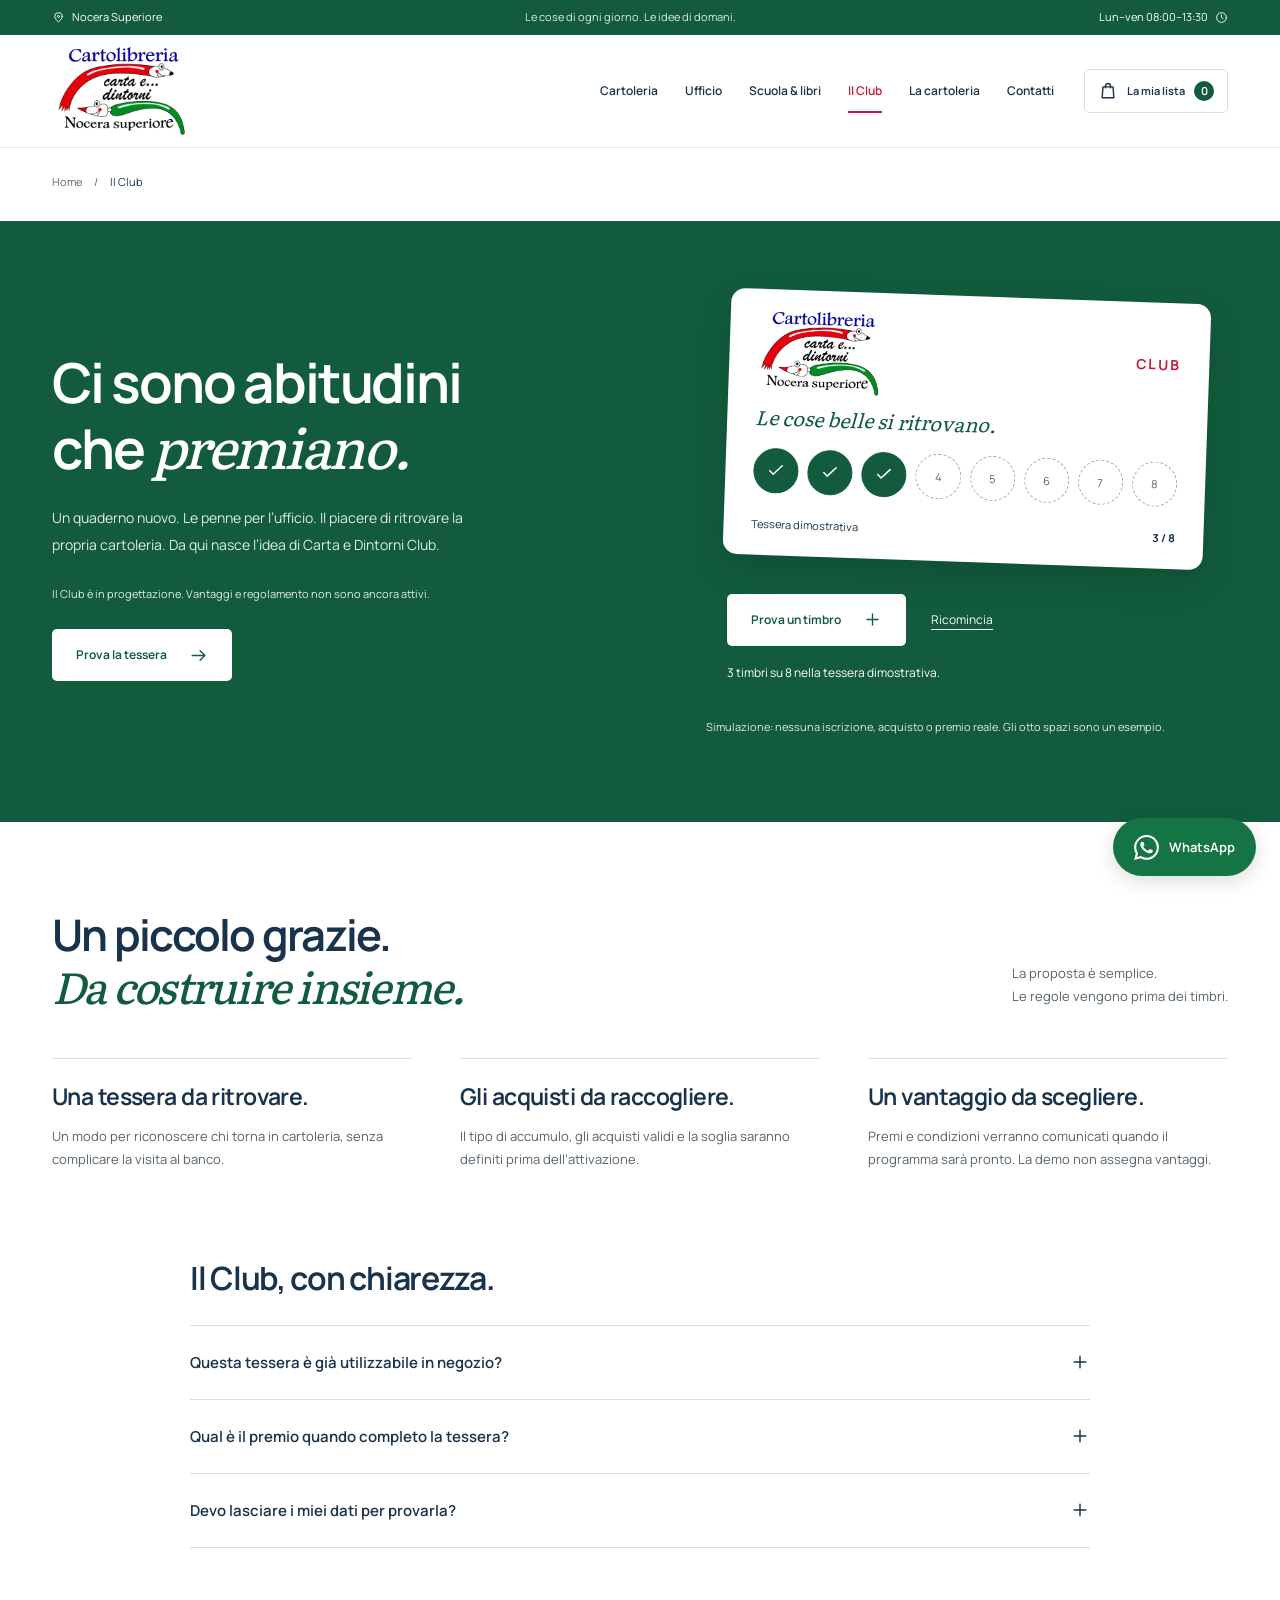
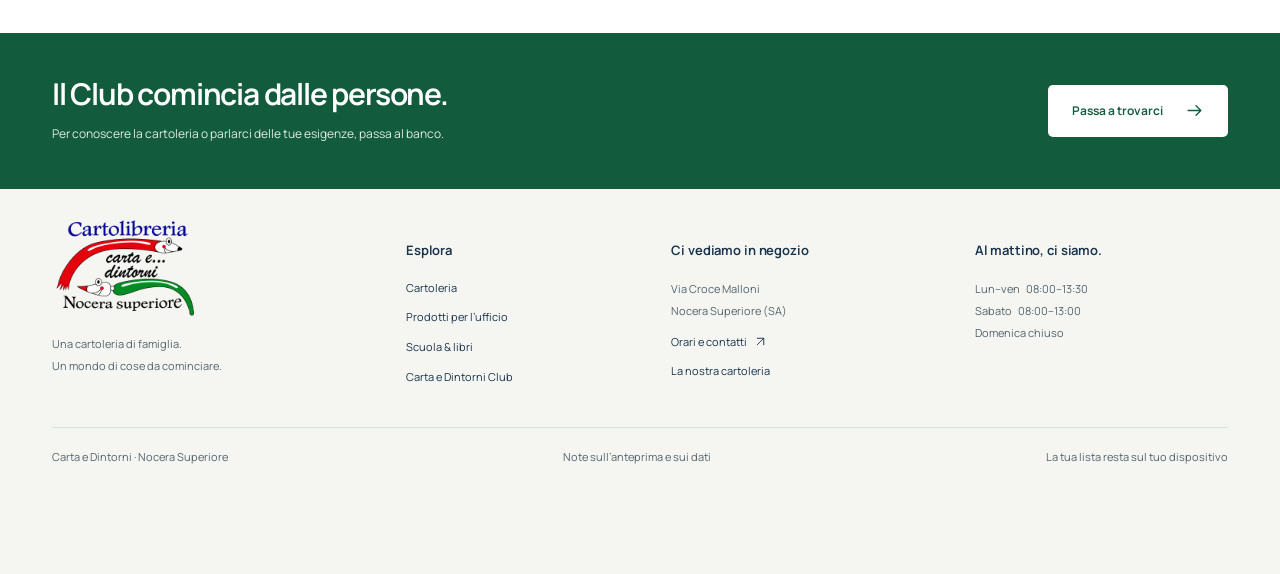
<file: club.html>
<!doctype html><html lang="it"><head><meta charset="utf-8"><meta name="viewport" content="width=device-width,initial-scale=1"><meta name="robots" content="noindex,nofollow"><meta name="theme-color" content="#125c3d"><title>Carta e Dintorni Club | Carta e Dintorni</title><meta name="description" content="Scopri la proposta del Club e prova una tessera fedeltà dimostrativa. Vantaggi e regolamento da definire."><meta property="og:title" content="Carta e Dintorni Club | Carta e Dintorni"><meta property="og:description" content="Scopri la proposta del Club e prova una tessera fedeltà dimostrativa. Vantaggi e regolamento da definire."><meta property="og:type" content="website"><link rel="icon" href="assets/logo-trasparente.webp" type="image/webp"><link rel="stylesheet" href="site.css"><script src="site.js" defer></script></head><body class="club-page" data-page="club.html"><a class="skip-link" href="#contenuto">Salta al contenuto</a><div class="topbar"><div class="wrap"><a href="contatti.html"><svg viewBox="0 0 24 24" aria-hidden="true"><path d="M19 10c0 5-7 10-7 10S5 15 5 10a7 7 0 1 1 14 0Z"/><circle cx="12" cy="10" r="2"/></svg>Nocera Superiore</a><span>Le cose di ogni giorno. Le idee di domani.</span><a href="contatti.html#orari">Lun–ven 08:00–13:30<svg viewBox="0 0 24 24" aria-hidden="true"><circle cx="12" cy="12" r="9"/><path d="M12 7v5l3 2"/></svg></a></div></div><header class="site-header"><div class="wrap header-inner"><a class="brand" href="index.html" aria-label="Carta e Dintorni, Home"><span class="brand-image"><img src="assets/logo-trasparente.webp" width="341" height="225" alt="Carta e Dintorni, cartolibreria a Nocera Superiore"></span></a><button class="menu-button" type="button" aria-expanded="false" aria-controls="main-nav" aria-label="Apri menu"><span></span><span></span></button><nav id="main-nav" aria-label="Navigazione principale"><a href="cartoleria.html">Cartoleria</a><a href="ufficio.html">Ufficio</a><a href="scuola.html">Scuola & libri</a><a href="club.html" aria-current="page">Il Club</a><a href="la-cartoleria.html">La cartoleria</a><a href="contatti.html">Contatti</a></nav><a class="list-link" href="lista.html" ><svg viewBox="0 0 24 24" aria-hidden="true"><path d="M6 7h12l1 13H5L6 7Z"/><path d="M9 8V6a3 3 0 0 1 6 0v2"/></svg><span>La mia lista</span><span class="list-count" data-list-count aria-label="articoli nella lista">0</span></a></div></header><main id="contenuto"><nav class="breadcrumb wrap" aria-label="Percorso"><a href="index.html">Home</a><span aria-hidden="true">/</span><span aria-current="page">Il Club</span></nav><section class="club-hero"><div class="wrap club-hero-inner"><div><h1>Ci sono abitudini<br>che <em>premiano.</em></h1><p>Un quaderno nuovo. Le penne per l’ufficio. Il piacere di ritrovare la propria cartoleria. Da qui nasce l’idea di Carta e Dintorni Club.</p><p class="club-state">Il Club è in progettazione. Vantaggi e regolamento non sono ancora attivi.</p><a class="button paper" href="#tessera">Prova la tessera<svg viewBox="0 0 24 24" aria-hidden="true"><path d="M4 12h16m-6-6 6 6-6 6"/></svg></a></div><div id="tessera"><div class="loyalty-demo interactive"><div class="loyalty-card"><div class="loyalty-head"><span class="brand-image"><img src="assets/logo-trasparente.webp" width="341" height="225" alt="Carta e Dintorni, cartolibreria a Nocera Superiore"></span><span class="club-label">CLUB</span></div><p class="loyalty-motto">Le cose belle si ritrovano.</p><div class="stamps" data-stamps role="img" aria-label="Tessera dimostrativa: 3 timbri su 8"><span class="stamp filled"><svg viewBox="0 0 24 24" aria-hidden="true"><path d="m5 12 4 4L19 6"/></svg></span><span class="stamp filled"><svg viewBox="0 0 24 24" aria-hidden="true"><path d="m5 12 4 4L19 6"/></svg></span><span class="stamp filled"><svg viewBox="0 0 24 24" aria-hidden="true"><path d="m5 12 4 4L19 6"/></svg></span><span class="stamp">4</span><span class="stamp">5</span><span class="stamp">6</span><span class="stamp">7</span><span class="stamp">8</span></div><div class="loyalty-bottom"><span>Tessera dimostrativa</span><span data-stamp-count>3 / 8</span></div></div><div class="stamp-controls"><button type="button" class="button primary" data-stamp-add>Prova un timbro<svg viewBox="0 0 24 24" aria-hidden="true"><path d="M12 5v14M5 12h14"/></svg></button><button type="button" class="quiet-button" data-stamp-reset>Ricomincia</button></div><p class="stamp-status" data-stamp-status role="status" aria-live="polite">3 timbri su 8 nella tessera dimostrativa.</p></div><p class="demo-fineprint">Simulazione: nessuna iscrizione, acquisto o premio reale. Gli otto spazi sono un esempio.</p></div></div></section><section class="section wrap club-story"><div class="section-heading"><h2>Un piccolo grazie.<br><em>Da costruire insieme.</em></h2><p>La proposta è semplice.<br>Le regole vengono prima dei timbri.</p></div><div class="club-principles"><article><h3>Una tessera da ritrovare.</h3><p>Un modo per riconoscere chi torna in cartoleria, senza complicare la visita al banco.</p></article><article><h3>Gli acquisti da raccogliere.</h3><p>Il tipo di accumulo, gli acquisti validi e la soglia saranno definiti prima dell’attivazione.</p></article><article><h3>Un vantaggio da scegliere.</h3><p>Premi e condizioni verranno comunicati quando il programma sarà pronto. La demo non assegna vantaggi.</p></article></div></section><section class="club-questions wrap"><h2>Il Club, con chiarezza.</h2><div class="faq"><details><summary>Questa tessera è già utilizzabile in negozio?<svg viewBox="0 0 24 24" aria-hidden="true"><path d="M12 5v14M5 12h14"/></svg></summary><p>No. È una dimostrazione del progetto. I timbri aggiunti qui non corrispondono ad acquisti reali.</p></details><details><summary>Qual è il premio quando completo la tessera?<svg viewBox="0 0 24 24" aria-hidden="true"><path d="M12 5v14M5 12h14"/></svg></summary><p>Il premio, la soglia e le condizioni sono ancora da definire. Gli otto spazi mostrano soltanto come potrebbe funzionare il percorso.</p></details><details><summary>Devo lasciare i miei dati per provarla?<svg viewBox="0 0 24 24" aria-hidden="true"><path d="M12 5v14M5 12h14"/></svg></summary><p>No. La dimostrazione non richiede nome, email o telefono e non crea un account. Ricaricando la pagina riparte l’esempio.</p></details></div></section><section class="visit-banner"><div class="wrap visit-inner"><div><h2>Il Club comincia dalle persone.</h2><p>Per conoscere la cartoleria o parlarci delle tue esigenze, passa al banco.</p></div><a class="button paper" href="contatti.html">Passa a trovarci<svg viewBox="0 0 24 24" aria-hidden="true"><path d="M4 12h16m-6-6 6 6-6 6"/></svg></a></div></section></main><footer class="site-footer"><div class="wrap footer-grid"><div class="footer-brand"><a href="index.html" aria-label="Carta e Dintorni, Home"><span class="brand-image"><img src="assets/logo-trasparente.webp" width="341" height="225" alt="Carta e Dintorni, cartolibreria a Nocera Superiore"></span></a><p>Una cartoleria di famiglia.<br>Un mondo di cose da cominciare.</p></div><div><h2>Esplora</h2><a href="cartoleria.html">Cartoleria</a><a href="ufficio.html">Prodotti per l’ufficio</a><a href="scuola.html">Scuola & libri</a><a href="club.html">Carta e Dintorni Club</a></div><div><h2>Ci vediamo in negozio</h2><p>Via Croce Malloni<br>Nocera Superiore (SA)</p><a href="contatti.html">Orari e contatti <svg viewBox="0 0 24 24" aria-hidden="true"><path d="M6 18 18 6M6 6h12v12"/></svg></a><a href="la-cartoleria.html">La nostra cartoleria</a></div><div class="footer-hours"><h2>Al mattino, ci siamo.</h2><p>Lun–ven &nbsp; 08:00–13:30<br>Sabato &nbsp; 08:00–13:00<br>Domenica chiuso</p></div></div><div class="wrap footer-bottom"><span>Carta e Dintorni · Nocera Superiore</span><a href="note.html">Note sull’anteprima e sui dati</a><a href="lista.html">La tua lista resta sul tuo dispositivo</a></div></footer><a class="whatsapp-fab" href="https://wa.me/393923492138" target="_blank" rel="noopener noreferrer" aria-label="Scrivici su WhatsApp al +39 392 349 2138" title="Scrivici su WhatsApp"><span class="whatsapp-icon"><svg aria-hidden="true" focusable="false" role="img" viewBox="0 0 24 24" xmlns="http://www.w3.org/2000/svg"><title>WhatsApp</title><path d="M17.472 14.382c-.297-.149-1.758-.867-2.03-.967-.273-.099-.471-.148-.67.15-.197.297-.767.966-.94 1.164-.173.199-.347.223-.644.075-.297-.15-1.255-.463-2.39-1.475-.883-.788-1.48-1.761-1.653-2.059-.173-.297-.018-.458.13-.606.134-.133.298-.347.446-.52.149-.174.198-.298.298-.497.099-.198.05-.371-.025-.52-.075-.149-.669-1.612-.916-2.207-.242-.579-.487-.5-.669-.51-.173-.008-.371-.01-.57-.01-.198 0-.52.074-.792.372-.272.297-1.04 1.016-1.04 2.479 0 1.462 1.065 2.875 1.213 3.074.149.198 2.096 3.2 5.077 4.487.709.306 1.262.489 1.694.625.712.227 1.36.195 1.871.118.571-.085 1.758-.719 2.006-1.413.248-.694.248-1.289.173-1.413-.074-.124-.272-.198-.57-.347m-5.421 7.403h-.004a9.87 9.87 0 01-5.031-1.378l-.361-.214-3.741.982.998-3.648-.235-.374a9.86 9.86 0 01-1.51-5.26c.001-5.45 4.436-9.884 9.888-9.884 2.64 0 5.122 1.03 6.988 2.898a9.825 9.825 0 012.893 6.994c-.003 5.45-4.437 9.884-9.885 9.884m8.413-18.297A11.815 11.815 0 0012.05 0C5.495 0 .16 5.335.157 11.892c0 2.096.547 4.142 1.588 5.945L.057 24l6.305-1.654a11.882 11.882 0 005.683 1.448h.005c6.554 0 11.89-5.335 11.893-11.893a11.821 11.821 0 00-3.48-8.413Z"/></svg></span><span class="whatsapp-label">WhatsApp</span></a><div class="toast" role="status" aria-live="polite" aria-atomic="true" data-toast hidden><span></span><a href="lista.html">Vedi la lista <svg viewBox="0 0 24 24" aria-hidden="true"><path d="M4 12h16m-6-6 6 6-6 6"/></svg></a></div></body></html>
</file>
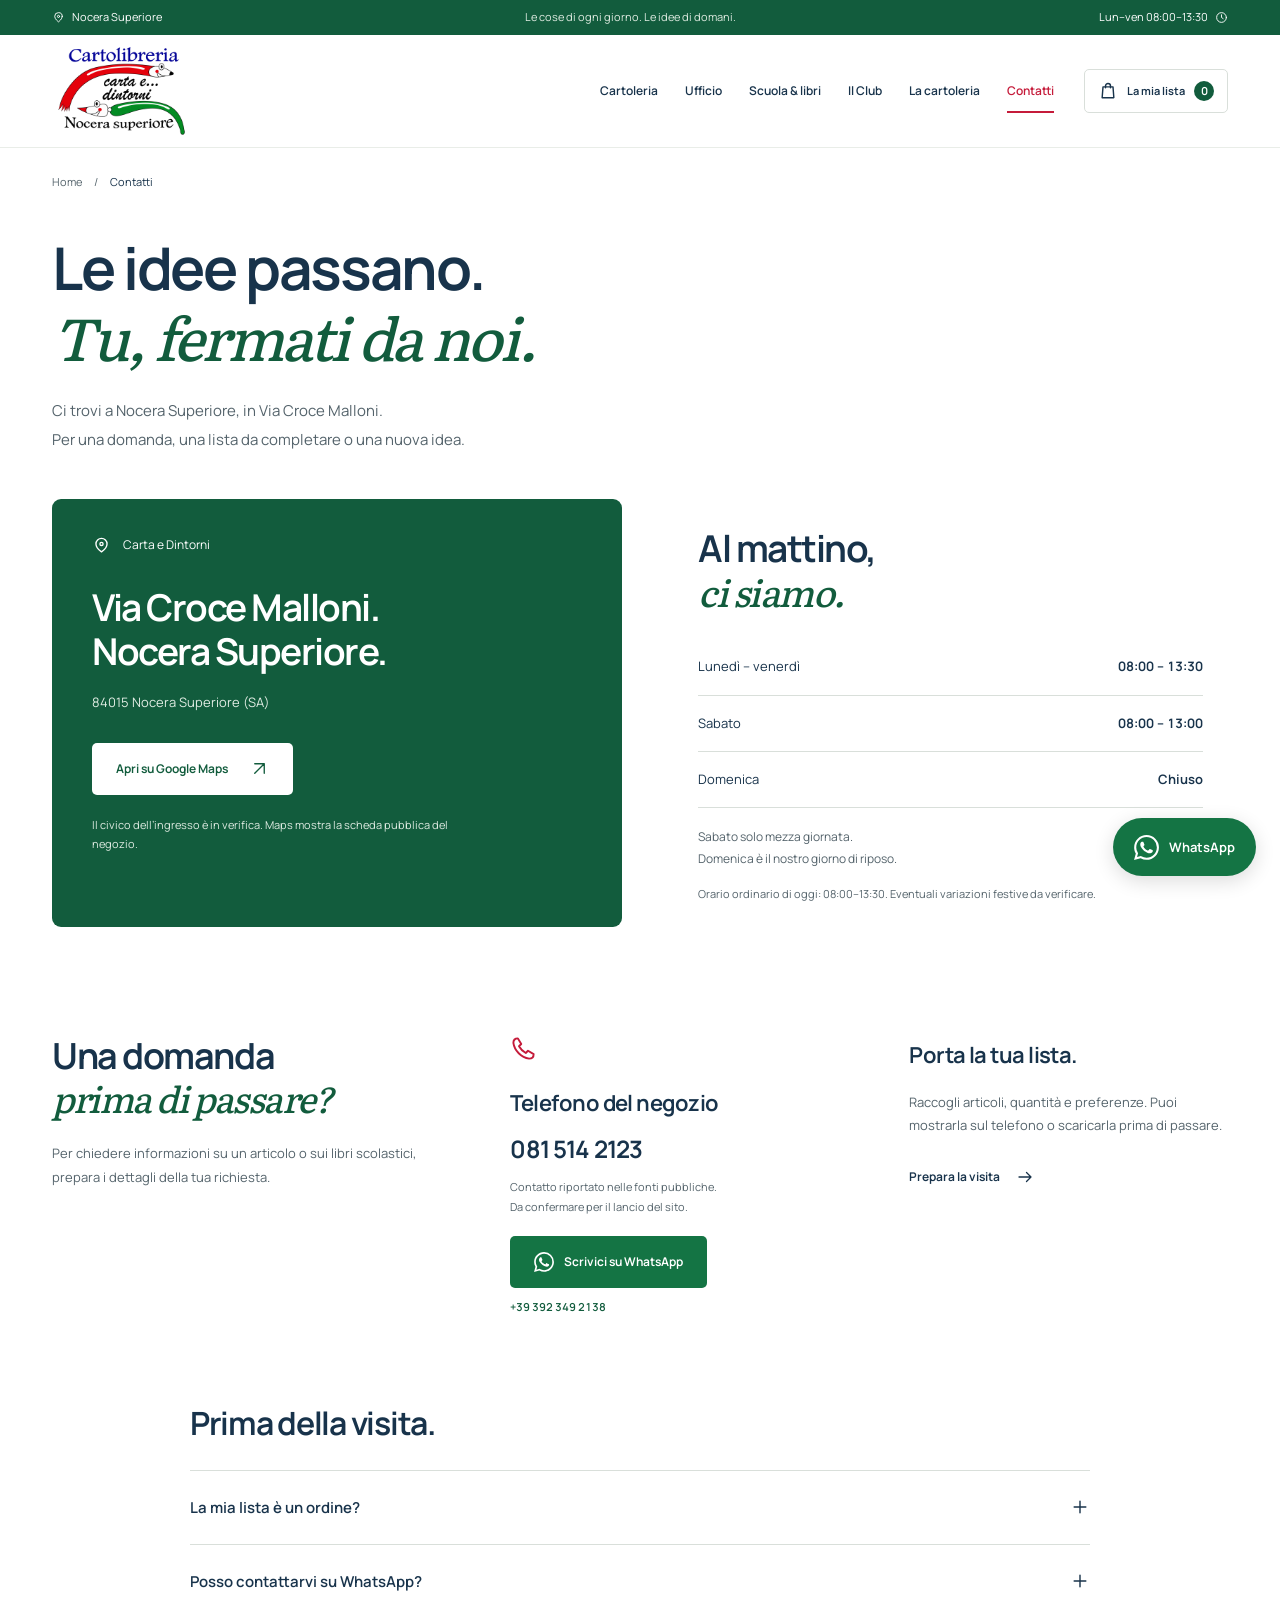
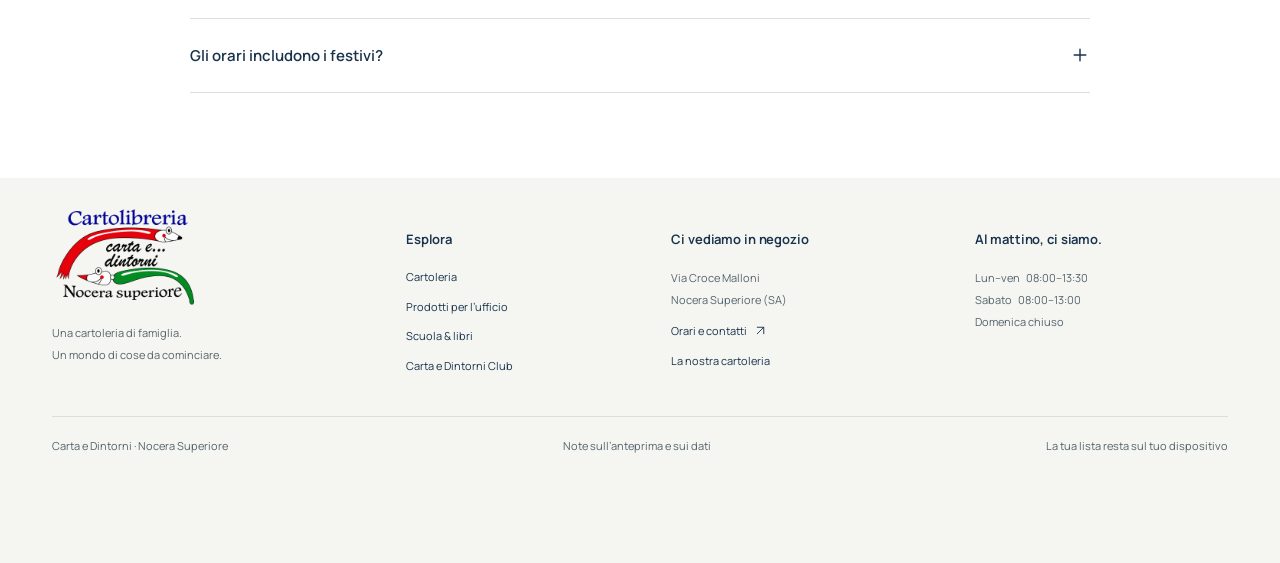
<file: contatti.html>
<!doctype html><html lang="it"><head><meta charset="utf-8"><meta name="viewport" content="width=device-width,initial-scale=1"><meta name="robots" content="noindex,nofollow"><meta name="theme-color" content="#125c3d"><title>Contatti, orari e indicazioni | Carta e Dintorni</title><meta name="description" content="Orari di Carta e Dintorni a Nocera Superiore. Indicazioni per Via Croce Malloni e informazioni per la tua visita."><meta property="og:title" content="Contatti, orari e indicazioni | Carta e Dintorni"><meta property="og:description" content="Orari di Carta e Dintorni a Nocera Superiore. Indicazioni per Via Croce Malloni e informazioni per la tua visita."><meta property="og:type" content="website"><link rel="icon" href="assets/logo-trasparente.webp" type="image/webp"><link rel="stylesheet" href="site.css"><script src="site.js" defer></script></head><body class="contact-page" data-page="contatti.html"><a class="skip-link" href="#contenuto">Salta al contenuto</a><div class="topbar"><div class="wrap"><a href="contatti.html"><svg viewBox="0 0 24 24" aria-hidden="true"><path d="M19 10c0 5-7 10-7 10S5 15 5 10a7 7 0 1 1 14 0Z"/><circle cx="12" cy="10" r="2"/></svg>Nocera Superiore</a><span>Le cose di ogni giorno. Le idee di domani.</span><a href="contatti.html#orari">Lun–ven 08:00–13:30<svg viewBox="0 0 24 24" aria-hidden="true"><circle cx="12" cy="12" r="9"/><path d="M12 7v5l3 2"/></svg></a></div></div><header class="site-header"><div class="wrap header-inner"><a class="brand" href="index.html" aria-label="Carta e Dintorni, Home"><span class="brand-image"><img src="assets/logo-trasparente.webp" width="341" height="225" alt="Carta e Dintorni, cartolibreria a Nocera Superiore"></span></a><button class="menu-button" type="button" aria-expanded="false" aria-controls="main-nav" aria-label="Apri menu"><span></span><span></span></button><nav id="main-nav" aria-label="Navigazione principale"><a href="cartoleria.html">Cartoleria</a><a href="ufficio.html">Ufficio</a><a href="scuola.html">Scuola & libri</a><a href="club.html">Il Club</a><a href="la-cartoleria.html">La cartoleria</a><a href="contatti.html" aria-current="page">Contatti</a></nav><a class="list-link" href="lista.html" ><svg viewBox="0 0 24 24" aria-hidden="true"><path d="M6 7h12l1 13H5L6 7Z"/><path d="M9 8V6a3 3 0 0 1 6 0v2"/></svg><span>La mia lista</span><span class="list-count" data-list-count aria-label="articoli nella lista">0</span></a></div></header><main id="contenuto"><nav class="breadcrumb wrap" aria-label="Percorso"><a href="index.html">Home</a><span aria-hidden="true">/</span><span aria-current="page">Contatti</span></nav><section class="contact-hero wrap"><h1>Le idee passano.<br><em>Tu, fermati da noi.</em></h1><p>Ci trovi a Nocera Superiore, in Via Croce Malloni.<br>Per una domanda, una lista da completare o una nuova idea.</p></section><section class="wrap contact-grid"><article class="address-panel"><div class="address-top"><svg viewBox="0 0 24 24" aria-hidden="true"><path d="M19 10c0 5-7 10-7 10S5 15 5 10a7 7 0 1 1 14 0Z"/><circle cx="12" cy="10" r="2"/></svg><span>Carta e Dintorni</span></div><h2>Via Croce Malloni.<br>Nocera Superiore.</h2><p>84015 Nocera Superiore (SA)</p><a class="button paper" href="https://www.google.com/maps/search/?api=1&query=Carta%20e%20Dintorni%20Via%20Croce%20Malloni%20Nocera%20Superiore" target="_blank" rel="noopener noreferrer">Apri su Google Maps<svg viewBox="0 0 24 24" aria-hidden="true"><path d="M6 18 18 6M6 6h12v12"/></svg></a><p class="small-note">Il civico dell’ingresso è in verifica. Maps mostra la scheda pubblica del negozio.</p></article><article class="opening-panel" id="orari"><h2>Al mattino,<br><em>ci siamo.</em></h2><dl class="hours-table"><div><dt>Lunedì – venerdì</dt><dd>08:00 – 13:30</dd></div><div><dt>Sabato</dt><dd>08:00 – 13:00</dd></div><div><dt>Domenica</dt><dd>Chiuso</dd></div></dl><p>Sabato solo mezza giornata.<br>Domenica è il nostro giorno di riposo.</p><p class="today-note" data-today-hours></p></article></section><section class="section wrap contact-options"><div><h2>Una domanda<br><em>prima di passare?</em></h2><p>Per chiedere informazioni su un articolo o sui libri scolastici, prepara i dettagli della tua richiesta.</p></div><div class="phone-panel"><svg viewBox="0 0 24 24" aria-hidden="true"><path d="m7 3 3 5-2 2a15 15 0 0 0 6 6l2-2 5 3c0 3-2 4-4 4C10 20 4 14 3 7c0-2 1-4 4-4Z"/></svg><h3>Telefono del negozio</h3><a class="phone-number" href="tel:+390815142123">081 514 2123</a><p>Contatto riportato nelle fonti pubbliche.<br>Da confermare per il lancio del sito.</p><a class="button whatsapp-button" href="https://wa.me/393923492138" target="_blank" rel="noopener noreferrer" aria-label="Scrivici su WhatsApp al +39 392 349 2138" title="Scrivici su WhatsApp"><span class="whatsapp-icon"><svg aria-hidden="true" focusable="false" role="img" viewBox="0 0 24 24" xmlns="http://www.w3.org/2000/svg"><title>WhatsApp</title><path d="M17.472 14.382c-.297-.149-1.758-.867-2.03-.967-.273-.099-.471-.148-.67.15-.197.297-.767.966-.94 1.164-.173.199-.347.223-.644.075-.297-.15-1.255-.463-2.39-1.475-.883-.788-1.48-1.761-1.653-2.059-.173-.297-.018-.458.13-.606.134-.133.298-.347.446-.52.149-.174.198-.298.298-.497.099-.198.05-.371-.025-.52-.075-.149-.669-1.612-.916-2.207-.242-.579-.487-.5-.669-.51-.173-.008-.371-.01-.57-.01-.198 0-.52.074-.792.372-.272.297-1.04 1.016-1.04 2.479 0 1.462 1.065 2.875 1.213 3.074.149.198 2.096 3.2 5.077 4.487.709.306 1.262.489 1.694.625.712.227 1.36.195 1.871.118.571-.085 1.758-.719 2.006-1.413.248-.694.248-1.289.173-1.413-.074-.124-.272-.198-.57-.347m-5.421 7.403h-.004a9.87 9.87 0 01-5.031-1.378l-.361-.214-3.741.982.998-3.648-.235-.374a9.86 9.86 0 01-1.51-5.26c.001-5.45 4.436-9.884 9.888-9.884 2.64 0 5.122 1.03 6.988 2.898a9.825 9.825 0 012.893 6.994c-.003 5.45-4.437 9.884-9.885 9.884m8.413-18.297A11.815 11.815 0 0012.05 0C5.495 0 .16 5.335.157 11.892c0 2.096.547 4.142 1.588 5.945L.057 24l6.305-1.654a11.882 11.882 0 005.683 1.448h.005c6.554 0 11.89-5.335 11.893-11.893a11.821 11.821 0 00-3.48-8.413Z"/></svg></span><span class="whatsapp-label">Scrivici su WhatsApp</span></a><p class="whatsapp-number">+39 392 349 2138</p></div><div class="visit-tip"><h3>Porta la tua lista.</h3><p>Raccogli articoli, quantità e preferenze. Puoi mostrarla sul telefono o scaricarla prima di passare.</p><a class="text-link" href="lista.html">Prepara la visita<svg viewBox="0 0 24 24" aria-hidden="true"><path d="M4 12h16m-6-6 6 6-6 6"/></svg></a></div></section><section class="contact-faq wrap"><h2>Prima della visita.</h2><div class="faq"><details><summary>La mia lista è un ordine?<svg viewBox="0 0 24 24" aria-hidden="true"><path d="M12 5v14M5 12h14"/></svg></summary><p>No. La lista non viene inviata al negozio. Serve a raccogliere quello che cerchi; disponibilità e acquisto si concordano al banco.</p></details><details><summary>Posso contattarvi su WhatsApp?<svg viewBox="0 0 24 24" aria-hidden="true"><path d="M12 5v14M5 12h14"/></svg></summary><p>Scegli il pulsante WhatsApp per aprire la chat al +39 392 349 2138. Il messaggio viene inviato soltanto quando lo confermi in WhatsApp.</p></details><details><summary>Gli orari includono i festivi?<svg viewBox="0 0 24 24" aria-hidden="true"><path d="M12 5v14M5 12h14"/></svg></summary><p>Sono gli orari ordinari comunicati dalla famiglia. Eventuali variazioni per festività o periodi particolari vanno verificate direttamente.</p></details></div></section></main><footer class="site-footer"><div class="wrap footer-grid"><div class="footer-brand"><a href="index.html" aria-label="Carta e Dintorni, Home"><span class="brand-image"><img src="assets/logo-trasparente.webp" width="341" height="225" alt="Carta e Dintorni, cartolibreria a Nocera Superiore"></span></a><p>Una cartoleria di famiglia.<br>Un mondo di cose da cominciare.</p></div><div><h2>Esplora</h2><a href="cartoleria.html">Cartoleria</a><a href="ufficio.html">Prodotti per l’ufficio</a><a href="scuola.html">Scuola & libri</a><a href="club.html">Carta e Dintorni Club</a></div><div><h2>Ci vediamo in negozio</h2><p>Via Croce Malloni<br>Nocera Superiore (SA)</p><a href="contatti.html">Orari e contatti <svg viewBox="0 0 24 24" aria-hidden="true"><path d="M6 18 18 6M6 6h12v12"/></svg></a><a href="la-cartoleria.html">La nostra cartoleria</a></div><div class="footer-hours"><h2>Al mattino, ci siamo.</h2><p>Lun–ven &nbsp; 08:00–13:30<br>Sabato &nbsp; 08:00–13:00<br>Domenica chiuso</p></div></div><div class="wrap footer-bottom"><span>Carta e Dintorni · Nocera Superiore</span><a href="note.html">Note sull’anteprima e sui dati</a><a href="lista.html">La tua lista resta sul tuo dispositivo</a></div></footer><a class="whatsapp-fab" href="https://wa.me/393923492138" target="_blank" rel="noopener noreferrer" aria-label="Scrivici su WhatsApp al +39 392 349 2138" title="Scrivici su WhatsApp"><span class="whatsapp-icon"><svg aria-hidden="true" focusable="false" role="img" viewBox="0 0 24 24" xmlns="http://www.w3.org/2000/svg"><title>WhatsApp</title><path d="M17.472 14.382c-.297-.149-1.758-.867-2.03-.967-.273-.099-.471-.148-.67.15-.197.297-.767.966-.94 1.164-.173.199-.347.223-.644.075-.297-.15-1.255-.463-2.39-1.475-.883-.788-1.48-1.761-1.653-2.059-.173-.297-.018-.458.13-.606.134-.133.298-.347.446-.52.149-.174.198-.298.298-.497.099-.198.05-.371-.025-.52-.075-.149-.669-1.612-.916-2.207-.242-.579-.487-.5-.669-.51-.173-.008-.371-.01-.57-.01-.198 0-.52.074-.792.372-.272.297-1.04 1.016-1.04 2.479 0 1.462 1.065 2.875 1.213 3.074.149.198 2.096 3.2 5.077 4.487.709.306 1.262.489 1.694.625.712.227 1.36.195 1.871.118.571-.085 1.758-.719 2.006-1.413.248-.694.248-1.289.173-1.413-.074-.124-.272-.198-.57-.347m-5.421 7.403h-.004a9.87 9.87 0 01-5.031-1.378l-.361-.214-3.741.982.998-3.648-.235-.374a9.86 9.86 0 01-1.51-5.26c.001-5.45 4.436-9.884 9.888-9.884 2.64 0 5.122 1.03 6.988 2.898a9.825 9.825 0 012.893 6.994c-.003 5.45-4.437 9.884-9.885 9.884m8.413-18.297A11.815 11.815 0 0012.05 0C5.495 0 .16 5.335.157 11.892c0 2.096.547 4.142 1.588 5.945L.057 24l6.305-1.654a11.882 11.882 0 005.683 1.448h.005c6.554 0 11.89-5.335 11.893-11.893a11.821 11.821 0 00-3.48-8.413Z"/></svg></span><span class="whatsapp-label">WhatsApp</span></a><div class="toast" role="status" aria-live="polite" aria-atomic="true" data-toast hidden><span></span><a href="lista.html">Vedi la lista <svg viewBox="0 0 24 24" aria-hidden="true"><path d="M4 12h16m-6-6 6 6-6 6"/></svg></a></div></body></html>
</file>
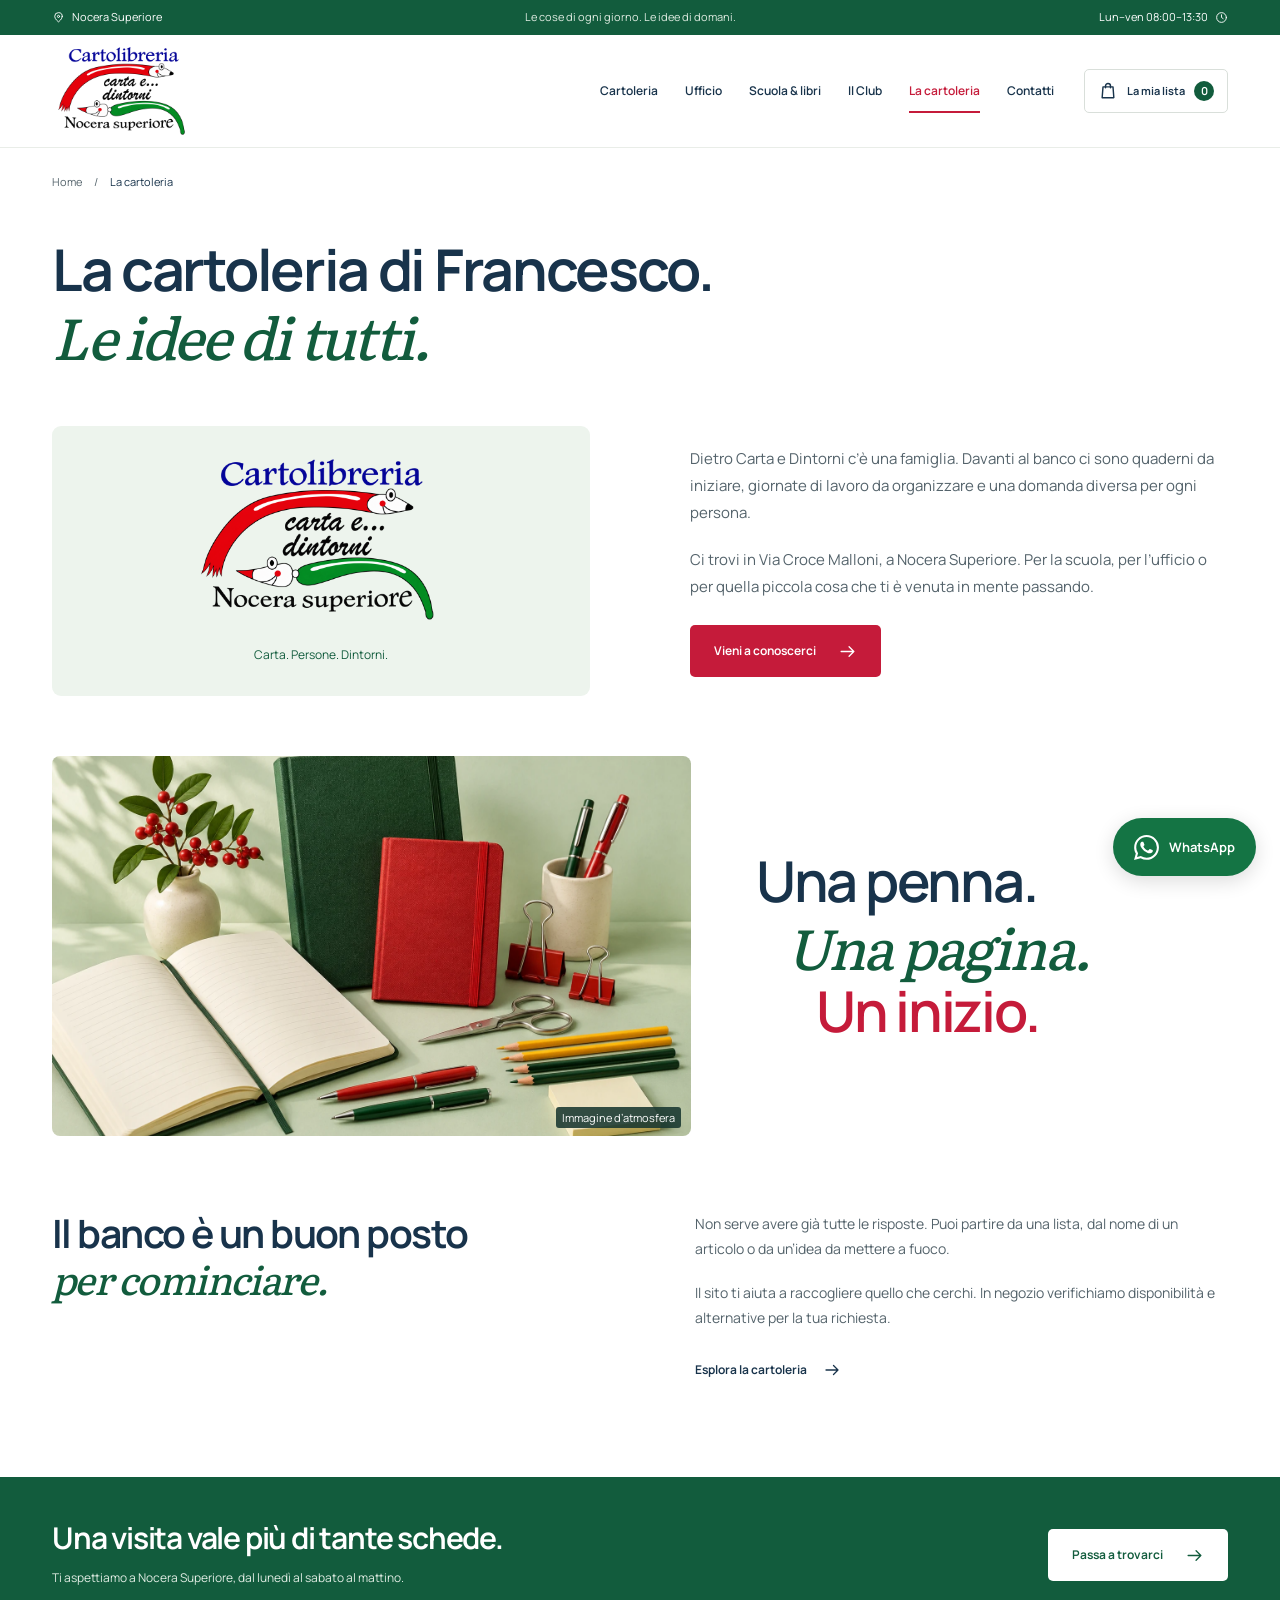
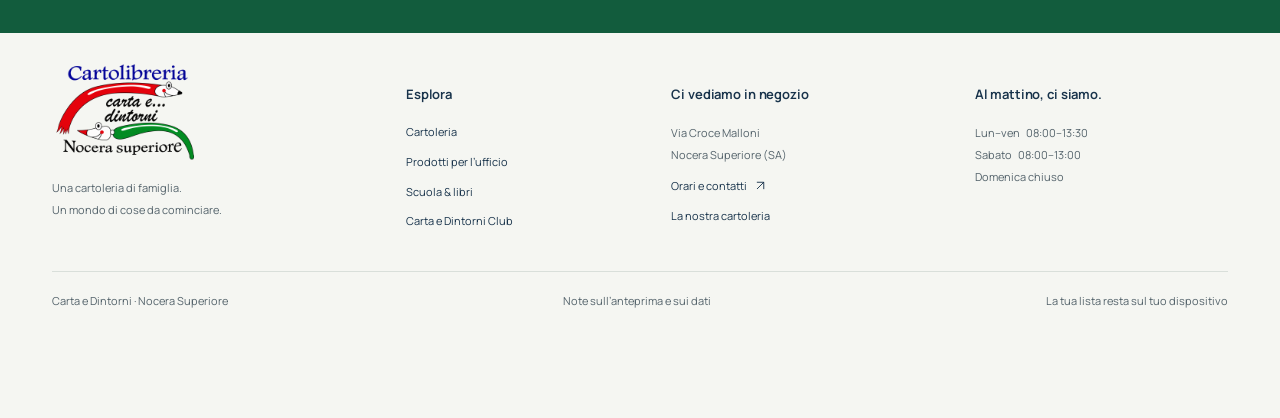
<file: la-cartoleria.html>
<!doctype html><html lang="it"><head><meta charset="utf-8"><meta name="viewport" content="width=device-width,initial-scale=1"><meta name="robots" content="noindex,nofollow"><meta name="theme-color" content="#125c3d"><title>La nostra cartoleria di famiglia | Carta e Dintorni</title><meta name="description" content="Carta e Dintorni, la cartoleria di famiglia di Francesco a Nocera Superiore, in Via Croce Malloni."><meta property="og:title" content="La nostra cartoleria di famiglia | Carta e Dintorni"><meta property="og:description" content="Carta e Dintorni, la cartoleria di famiglia di Francesco a Nocera Superiore, in Via Croce Malloni."><meta property="og:type" content="website"><link rel="icon" href="assets/logo-trasparente.webp" type="image/webp"><link rel="stylesheet" href="site.css"><script src="site.js" defer></script></head><body class="about-page" data-page="la-cartoleria.html"><a class="skip-link" href="#contenuto">Salta al contenuto</a><div class="topbar"><div class="wrap"><a href="contatti.html"><svg viewBox="0 0 24 24" aria-hidden="true"><path d="M19 10c0 5-7 10-7 10S5 15 5 10a7 7 0 1 1 14 0Z"/><circle cx="12" cy="10" r="2"/></svg>Nocera Superiore</a><span>Le cose di ogni giorno. Le idee di domani.</span><a href="contatti.html#orari">Lun–ven 08:00–13:30<svg viewBox="0 0 24 24" aria-hidden="true"><circle cx="12" cy="12" r="9"/><path d="M12 7v5l3 2"/></svg></a></div></div><header class="site-header"><div class="wrap header-inner"><a class="brand" href="index.html" aria-label="Carta e Dintorni, Home"><span class="brand-image"><img src="assets/logo-trasparente.webp" width="341" height="225" alt="Carta e Dintorni, cartolibreria a Nocera Superiore"></span></a><button class="menu-button" type="button" aria-expanded="false" aria-controls="main-nav" aria-label="Apri menu"><span></span><span></span></button><nav id="main-nav" aria-label="Navigazione principale"><a href="cartoleria.html">Cartoleria</a><a href="ufficio.html">Ufficio</a><a href="scuola.html">Scuola & libri</a><a href="club.html">Il Club</a><a href="la-cartoleria.html" aria-current="page">La cartoleria</a><a href="contatti.html">Contatti</a></nav><a class="list-link" href="lista.html" ><svg viewBox="0 0 24 24" aria-hidden="true"><path d="M6 7h12l1 13H5L6 7Z"/><path d="M9 8V6a3 3 0 0 1 6 0v2"/></svg><span>La mia lista</span><span class="list-count" data-list-count aria-label="articoli nella lista">0</span></a></div></header><main id="contenuto"><nav class="breadcrumb wrap" aria-label="Percorso"><a href="index.html">Home</a><span aria-hidden="true">/</span><span aria-current="page">La cartoleria</span></nav><section class="about-hero wrap"><h1>La cartoleria di Francesco.<br><em>Le idee di tutti.</em></h1><div class="about-lead"><div class="about-wordmark"><span class="brand-image"><img src="assets/logo-trasparente.webp" width="341" height="225" alt="Carta e Dintorni, cartolibreria a Nocera Superiore"></span><span>Carta. Persone. Dintorni.</span></div><div><p>Dietro Carta e Dintorni c’è una famiglia. Davanti al banco ci sono quaderni da iniziare, giornate di lavoro da organizzare e una domanda diversa per ogni persona.</p><p>Ci trovi in Via Croce Malloni, a Nocera Superiore. Per la scuola, per l’ufficio o per quella piccola cosa che ti è venuta in mente passando.</p><a class="button primary" href="contatti.html">Vieni a conoscerci<svg viewBox="0 0 24 24" aria-hidden="true"><path d="M4 12h16m-6-6 6 6-6 6"/></svg></a></div></div></section><section class="about-image wrap"><figure><img class="" src="assets/hero-stationery.webp" alt="Composizione di cartoleria, immagine d’atmosfera" width="1200" height="900" loading="lazy"><figcaption class="photo-note">Immagine d’atmosfera</figcaption></figure><div><span>Una penna.</span><span>Una pagina.</span><span>Un inizio.</span></div></section><section class="section wrap editorial-row"><h2>Il banco è un buon posto<br><em>per cominciare.</em></h2><div><p>Non serve avere già tutte le risposte. Puoi partire da una lista, dal nome di un articolo o da un’idea da mettere a fuoco.</p><p>Il sito ti aiuta a raccogliere quello che cerchi. In negozio verifichiamo disponibilità e alternative per la tua richiesta.</p><a class="text-link" href="cartoleria.html">Esplora la cartoleria<svg viewBox="0 0 24 24" aria-hidden="true"><path d="M4 12h16m-6-6 6 6-6 6"/></svg></a></div></section><section class="visit-banner"><div class="wrap visit-inner"><div><h2>Una visita vale più di tante schede.</h2><p>Ti aspettiamo a Nocera Superiore, dal lunedì al sabato al mattino.</p></div><a class="button paper" href="contatti.html">Passa a trovarci<svg viewBox="0 0 24 24" aria-hidden="true"><path d="M4 12h16m-6-6 6 6-6 6"/></svg></a></div></section></main><footer class="site-footer"><div class="wrap footer-grid"><div class="footer-brand"><a href="index.html" aria-label="Carta e Dintorni, Home"><span class="brand-image"><img src="assets/logo-trasparente.webp" width="341" height="225" alt="Carta e Dintorni, cartolibreria a Nocera Superiore"></span></a><p>Una cartoleria di famiglia.<br>Un mondo di cose da cominciare.</p></div><div><h2>Esplora</h2><a href="cartoleria.html">Cartoleria</a><a href="ufficio.html">Prodotti per l’ufficio</a><a href="scuola.html">Scuola & libri</a><a href="club.html">Carta e Dintorni Club</a></div><div><h2>Ci vediamo in negozio</h2><p>Via Croce Malloni<br>Nocera Superiore (SA)</p><a href="contatti.html">Orari e contatti <svg viewBox="0 0 24 24" aria-hidden="true"><path d="M6 18 18 6M6 6h12v12"/></svg></a><a href="la-cartoleria.html">La nostra cartoleria</a></div><div class="footer-hours"><h2>Al mattino, ci siamo.</h2><p>Lun–ven &nbsp; 08:00–13:30<br>Sabato &nbsp; 08:00–13:00<br>Domenica chiuso</p></div></div><div class="wrap footer-bottom"><span>Carta e Dintorni · Nocera Superiore</span><a href="note.html">Note sull’anteprima e sui dati</a><a href="lista.html">La tua lista resta sul tuo dispositivo</a></div></footer><a class="whatsapp-fab" href="https://wa.me/393923492138" target="_blank" rel="noopener noreferrer" aria-label="Scrivici su WhatsApp al +39 392 349 2138" title="Scrivici su WhatsApp"><span class="whatsapp-icon"><svg aria-hidden="true" focusable="false" role="img" viewBox="0 0 24 24" xmlns="http://www.w3.org/2000/svg"><title>WhatsApp</title><path d="M17.472 14.382c-.297-.149-1.758-.867-2.03-.967-.273-.099-.471-.148-.67.15-.197.297-.767.966-.94 1.164-.173.199-.347.223-.644.075-.297-.15-1.255-.463-2.39-1.475-.883-.788-1.48-1.761-1.653-2.059-.173-.297-.018-.458.13-.606.134-.133.298-.347.446-.52.149-.174.198-.298.298-.497.099-.198.05-.371-.025-.52-.075-.149-.669-1.612-.916-2.207-.242-.579-.487-.5-.669-.51-.173-.008-.371-.01-.57-.01-.198 0-.52.074-.792.372-.272.297-1.04 1.016-1.04 2.479 0 1.462 1.065 2.875 1.213 3.074.149.198 2.096 3.2 5.077 4.487.709.306 1.262.489 1.694.625.712.227 1.36.195 1.871.118.571-.085 1.758-.719 2.006-1.413.248-.694.248-1.289.173-1.413-.074-.124-.272-.198-.57-.347m-5.421 7.403h-.004a9.87 9.87 0 01-5.031-1.378l-.361-.214-3.741.982.998-3.648-.235-.374a9.86 9.86 0 01-1.51-5.26c.001-5.45 4.436-9.884 9.888-9.884 2.64 0 5.122 1.03 6.988 2.898a9.825 9.825 0 012.893 6.994c-.003 5.45-4.437 9.884-9.885 9.884m8.413-18.297A11.815 11.815 0 0012.05 0C5.495 0 .16 5.335.157 11.892c0 2.096.547 4.142 1.588 5.945L.057 24l6.305-1.654a11.882 11.882 0 005.683 1.448h.005c6.554 0 11.89-5.335 11.893-11.893a11.821 11.821 0 00-3.48-8.413Z"/></svg></span><span class="whatsapp-label">WhatsApp</span></a><div class="toast" role="status" aria-live="polite" aria-atomic="true" data-toast hidden><span></span><a href="lista.html">Vedi la lista <svg viewBox="0 0 24 24" aria-hidden="true"><path d="M4 12h16m-6-6 6 6-6 6"/></svg></a></div></body></html>
</file>
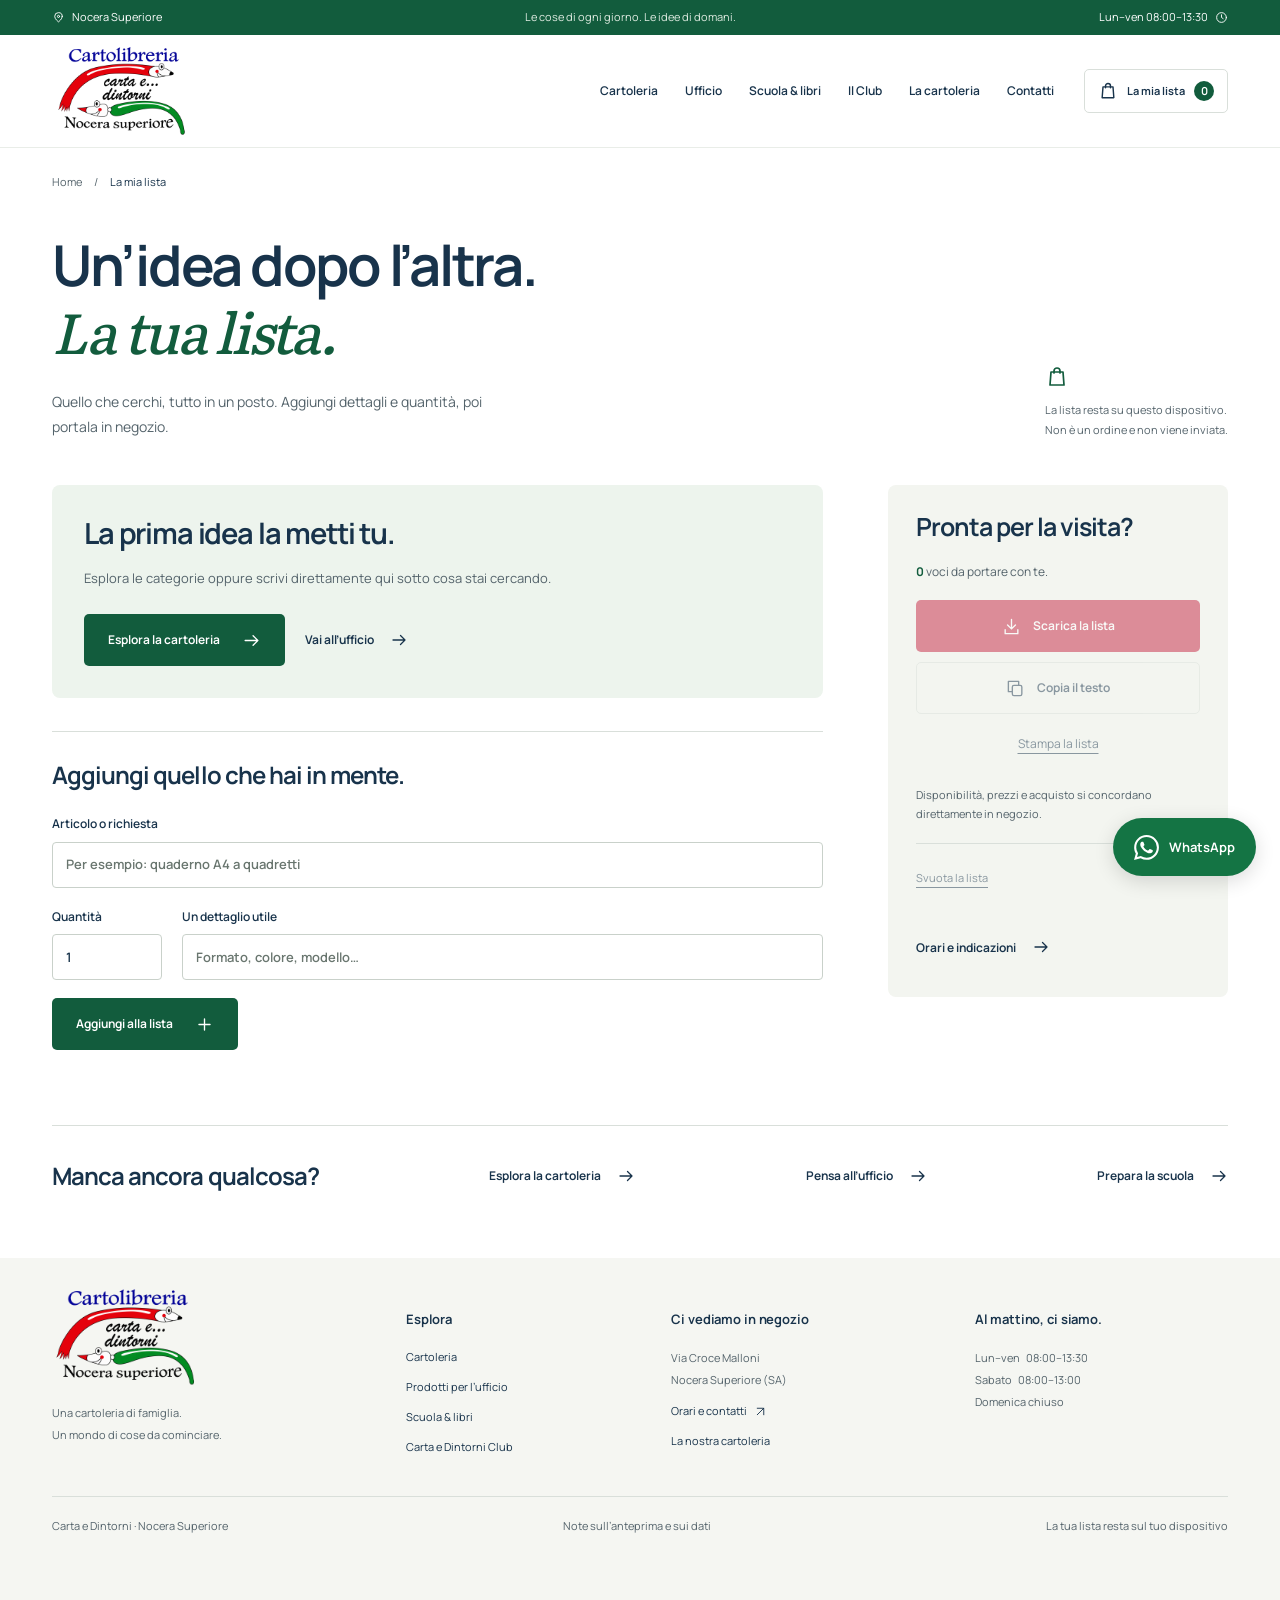
<file: lista.html>
<!doctype html><html lang="it"><head><meta charset="utf-8"><meta name="viewport" content="width=device-width,initial-scale=1"><meta name="robots" content="noindex,nofollow"><meta name="theme-color" content="#125c3d"><title>La mia lista per il negozio | Carta e Dintorni</title><meta name="description" content="Prepara una lista di articoli e richieste. Salvala sul dispositivo, copiala o scaricala per portarla da Carta e Dintorni."><meta property="og:title" content="La mia lista per il negozio | Carta e Dintorni"><meta property="og:description" content="Prepara una lista di articoli e richieste. Salvala sul dispositivo, copiala o scaricala per portarla da Carta e Dintorni."><meta property="og:type" content="website"><link rel="icon" href="assets/logo-trasparente.webp" type="image/webp"><link rel="stylesheet" href="site.css"><script src="site.js" defer></script></head><body class="list-page" data-page="lista.html"><a class="skip-link" href="#contenuto">Salta al contenuto</a><div class="topbar"><div class="wrap"><a href="contatti.html"><svg viewBox="0 0 24 24" aria-hidden="true"><path d="M19 10c0 5-7 10-7 10S5 15 5 10a7 7 0 1 1 14 0Z"/><circle cx="12" cy="10" r="2"/></svg>Nocera Superiore</a><span>Le cose di ogni giorno. Le idee di domani.</span><a href="contatti.html#orari">Lun–ven 08:00–13:30<svg viewBox="0 0 24 24" aria-hidden="true"><circle cx="12" cy="12" r="9"/><path d="M12 7v5l3 2"/></svg></a></div></div><header class="site-header"><div class="wrap header-inner"><a class="brand" href="index.html" aria-label="Carta e Dintorni, Home"><span class="brand-image"><img src="assets/logo-trasparente.webp" width="341" height="225" alt="Carta e Dintorni, cartolibreria a Nocera Superiore"></span></a><button class="menu-button" type="button" aria-expanded="false" aria-controls="main-nav" aria-label="Apri menu"><span></span><span></span></button><nav id="main-nav" aria-label="Navigazione principale"><a href="cartoleria.html">Cartoleria</a><a href="ufficio.html">Ufficio</a><a href="scuola.html">Scuola & libri</a><a href="club.html">Il Club</a><a href="la-cartoleria.html">La cartoleria</a><a href="contatti.html">Contatti</a></nav><a class="list-link" href="lista.html" aria-current="page"><svg viewBox="0 0 24 24" aria-hidden="true"><path d="M6 7h12l1 13H5L6 7Z"/><path d="M9 8V6a3 3 0 0 1 6 0v2"/></svg><span>La mia lista</span><span class="list-count" data-list-count aria-label="articoli nella lista">0</span></a></div></header><main id="contenuto"><nav class="breadcrumb wrap" aria-label="Percorso"><a href="index.html">Home</a><span aria-hidden="true">/</span><span aria-current="page">La mia lista</span></nav><section class="list-intro wrap"><div><h1>Un’idea dopo l’altra.<br><em>La tua lista.</em></h1><p>Quello che cerchi, tutto in un posto. Aggiungi dettagli e quantità, poi portala in negozio.</p></div><p class="list-privacy"><svg viewBox="0 0 24 24" aria-hidden="true"><path d="M6 7h12l1 13H5L6 7Z"/><path d="M9 8V6a3 3 0 0 1 6 0v2"/></svg>La lista resta su questo dispositivo.<br>Non è un ordine e non viene inviata.</p></section><section class="wrap shopping-layout"><div><div data-shopping-list></div><div class="shopping-empty" data-list-empty><h2>La prima idea la metti tu.</h2><p>Esplora le categorie oppure scrivi direttamente qui sotto cosa stai cercando.</p><a class="button dark" href="cartoleria.html">Esplora la cartoleria<svg viewBox="0 0 24 24" aria-hidden="true"><path d="M4 12h16m-6-6 6 6-6 6"/></svg></a><a class="text-link" href="ufficio.html">Vai all’ufficio<svg viewBox="0 0 24 24" aria-hidden="true"><path d="M4 12h16m-6-6 6 6-6 6"/></svg></a></div><form class="custom-item-form" data-custom-form><h2>Aggiungi quello che hai in mente.</h2><label>Articolo o richiesta<input name="item" type="text" maxlength="160" placeholder="Per esempio: quaderno A4 a quadretti" required></label><div class="custom-form-row"><label>Quantità<input name="quantity" type="number" min="1" max="99" value="1" required></label><label>Un dettaglio utile<input name="notes" type="text" maxlength="350" placeholder="Formato, colore, modello…"></label></div><button class="button dark" type="submit">Aggiungi alla lista<svg viewBox="0 0 24 24" aria-hidden="true"><path d="M12 5v14M5 12h14"/></svg></button></form></div><aside class="list-summary"><h2>Pronta per la visita?</h2><p><strong data-list-total>0</strong> voci da portare con te.</p><button class="button primary" type="button" data-list-download><svg viewBox="0 0 24 24" aria-hidden="true"><path d="M12 3v12m-5-5 5 5 5-5M4 16v5h16v-5"/></svg>Scarica la lista</button><button class="button outline" type="button" data-list-copy><svg viewBox="0 0 24 24" aria-hidden="true"><rect x="8" y="8" width="12" height="13" rx="2"/><path d="M16 8V3H3v13h5"/></svg>Copia il testo</button><button class="quiet-button" type="button" data-list-print>Stampa la lista</button><p class="small-note">Disponibilità, prezzi e acquisto si concordano direttamente in negozio.</p><div class="clear-list-control"><button class="quiet-button" type="button" data-list-clear>Svuota la lista</button><div data-clear-confirm hidden><p>Eliminare tutte le voci?</p><button type="button" data-clear-yes>Sì, svuota</button><button type="button" data-clear-no>Annulla</button></div></div><p class="list-feedback" data-list-feedback role="status" aria-live="polite"></p><a class="text-link" href="contatti.html">Orari e indicazioni<svg viewBox="0 0 24 24" aria-hidden="true"><path d="M4 12h16m-6-6 6 6-6 6"/></svg></a></aside></section><section class="wrap list-next"><h2>Manca ancora qualcosa?</h2><a class="text-link" href="cartoleria.html">Esplora la cartoleria<svg viewBox="0 0 24 24" aria-hidden="true"><path d="M4 12h16m-6-6 6 6-6 6"/></svg></a><a class="text-link" href="ufficio.html">Pensa all’ufficio<svg viewBox="0 0 24 24" aria-hidden="true"><path d="M4 12h16m-6-6 6 6-6 6"/></svg></a><a class="text-link" href="scuola.html">Prepara la scuola<svg viewBox="0 0 24 24" aria-hidden="true"><path d="M4 12h16m-6-6 6 6-6 6"/></svg></a></section></main><footer class="site-footer"><div class="wrap footer-grid"><div class="footer-brand"><a href="index.html" aria-label="Carta e Dintorni, Home"><span class="brand-image"><img src="assets/logo-trasparente.webp" width="341" height="225" alt="Carta e Dintorni, cartolibreria a Nocera Superiore"></span></a><p>Una cartoleria di famiglia.<br>Un mondo di cose da cominciare.</p></div><div><h2>Esplora</h2><a href="cartoleria.html">Cartoleria</a><a href="ufficio.html">Prodotti per l’ufficio</a><a href="scuola.html">Scuola & libri</a><a href="club.html">Carta e Dintorni Club</a></div><div><h2>Ci vediamo in negozio</h2><p>Via Croce Malloni<br>Nocera Superiore (SA)</p><a href="contatti.html">Orari e contatti <svg viewBox="0 0 24 24" aria-hidden="true"><path d="M6 18 18 6M6 6h12v12"/></svg></a><a href="la-cartoleria.html">La nostra cartoleria</a></div><div class="footer-hours"><h2>Al mattino, ci siamo.</h2><p>Lun–ven &nbsp; 08:00–13:30<br>Sabato &nbsp; 08:00–13:00<br>Domenica chiuso</p></div></div><div class="wrap footer-bottom"><span>Carta e Dintorni · Nocera Superiore</span><a href="note.html">Note sull’anteprima e sui dati</a><a href="lista.html">La tua lista resta sul tuo dispositivo</a></div></footer><a class="whatsapp-fab" href="https://wa.me/393923492138" target="_blank" rel="noopener noreferrer" aria-label="Scrivici su WhatsApp al +39 392 349 2138" title="Scrivici su WhatsApp"><span class="whatsapp-icon"><svg aria-hidden="true" focusable="false" role="img" viewBox="0 0 24 24" xmlns="http://www.w3.org/2000/svg"><title>WhatsApp</title><path d="M17.472 14.382c-.297-.149-1.758-.867-2.03-.967-.273-.099-.471-.148-.67.15-.197.297-.767.966-.94 1.164-.173.199-.347.223-.644.075-.297-.15-1.255-.463-2.39-1.475-.883-.788-1.48-1.761-1.653-2.059-.173-.297-.018-.458.13-.606.134-.133.298-.347.446-.52.149-.174.198-.298.298-.497.099-.198.05-.371-.025-.52-.075-.149-.669-1.612-.916-2.207-.242-.579-.487-.5-.669-.51-.173-.008-.371-.01-.57-.01-.198 0-.52.074-.792.372-.272.297-1.04 1.016-1.04 2.479 0 1.462 1.065 2.875 1.213 3.074.149.198 2.096 3.2 5.077 4.487.709.306 1.262.489 1.694.625.712.227 1.36.195 1.871.118.571-.085 1.758-.719 2.006-1.413.248-.694.248-1.289.173-1.413-.074-.124-.272-.198-.57-.347m-5.421 7.403h-.004a9.87 9.87 0 01-5.031-1.378l-.361-.214-3.741.982.998-3.648-.235-.374a9.86 9.86 0 01-1.51-5.26c.001-5.45 4.436-9.884 9.888-9.884 2.64 0 5.122 1.03 6.988 2.898a9.825 9.825 0 012.893 6.994c-.003 5.45-4.437 9.884-9.885 9.884m8.413-18.297A11.815 11.815 0 0012.05 0C5.495 0 .16 5.335.157 11.892c0 2.096.547 4.142 1.588 5.945L.057 24l6.305-1.654a11.882 11.882 0 005.683 1.448h.005c6.554 0 11.89-5.335 11.893-11.893a11.821 11.821 0 00-3.48-8.413Z"/></svg></span><span class="whatsapp-label">WhatsApp</span></a><div class="toast" role="status" aria-live="polite" aria-atomic="true" data-toast hidden><span></span><a href="lista.html">Vedi la lista <svg viewBox="0 0 24 24" aria-hidden="true"><path d="M4 12h16m-6-6 6 6-6 6"/></svg></a></div></body></html>
</file>
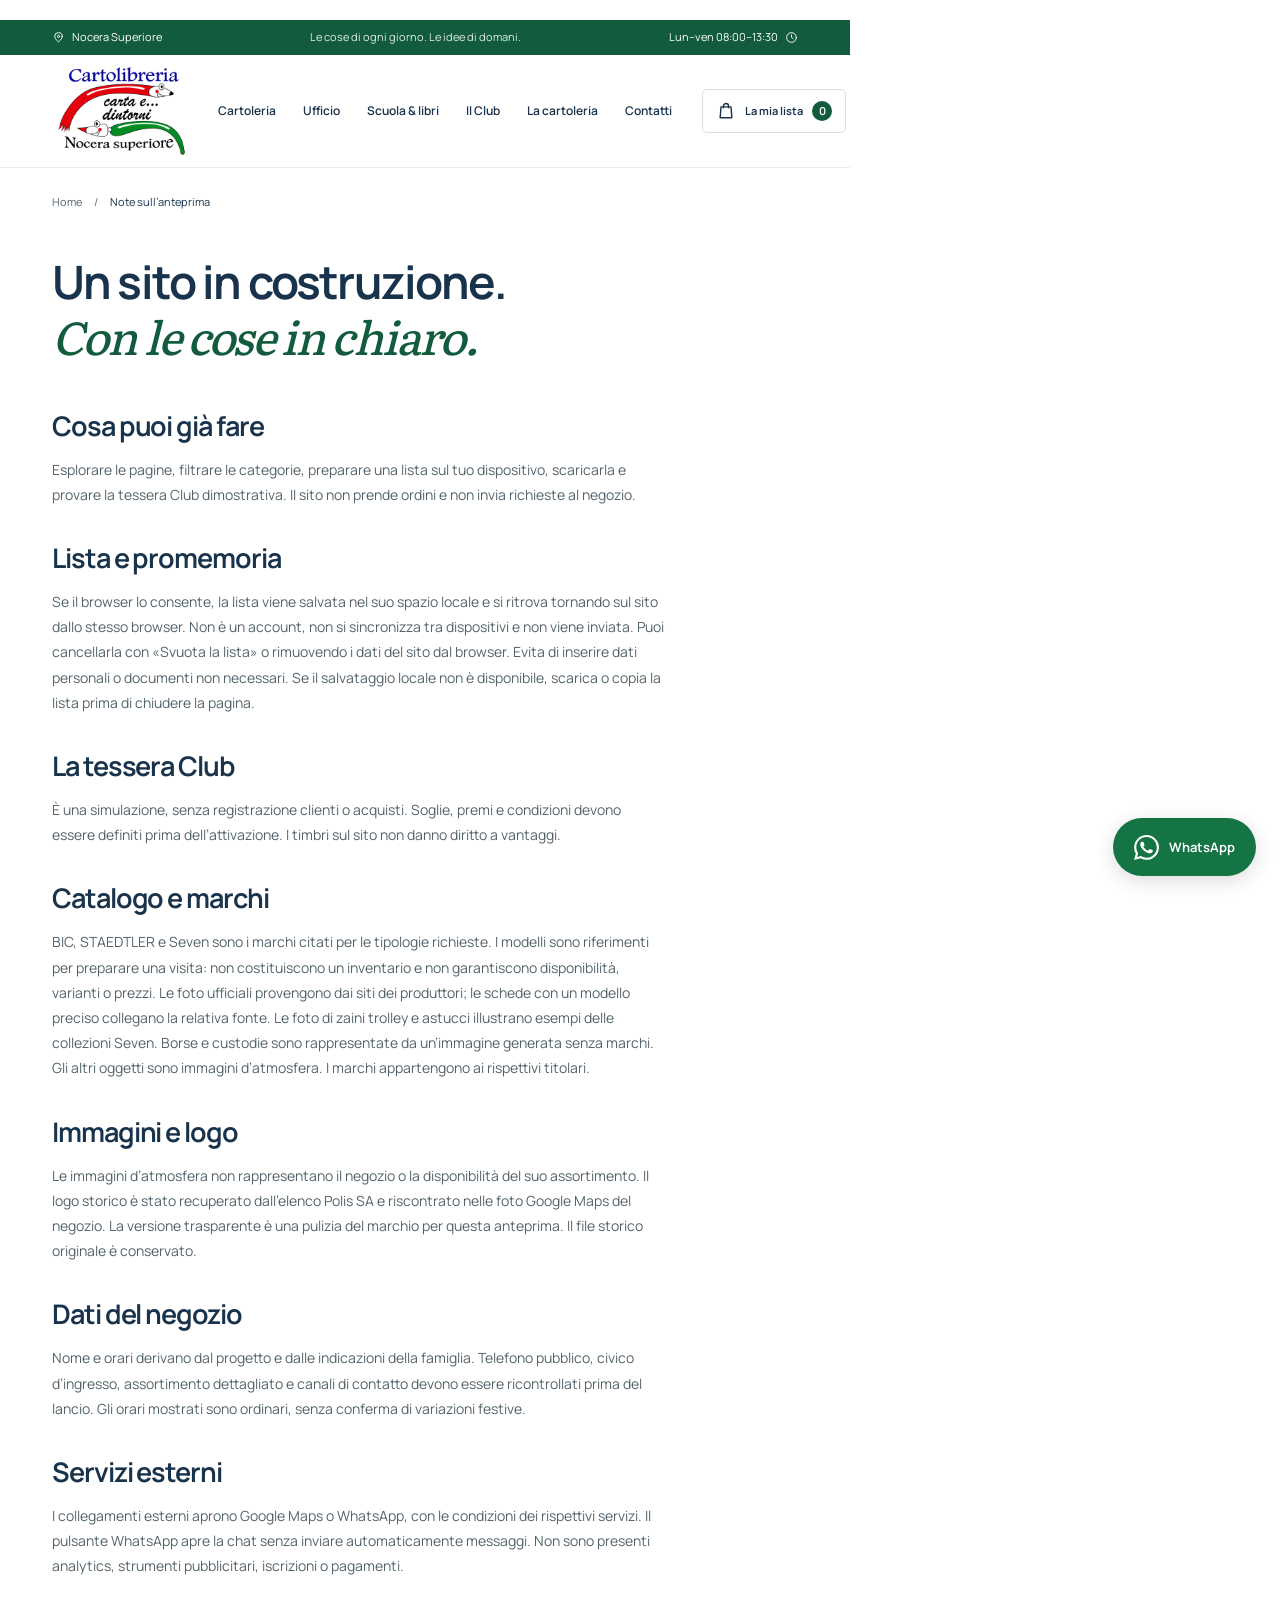
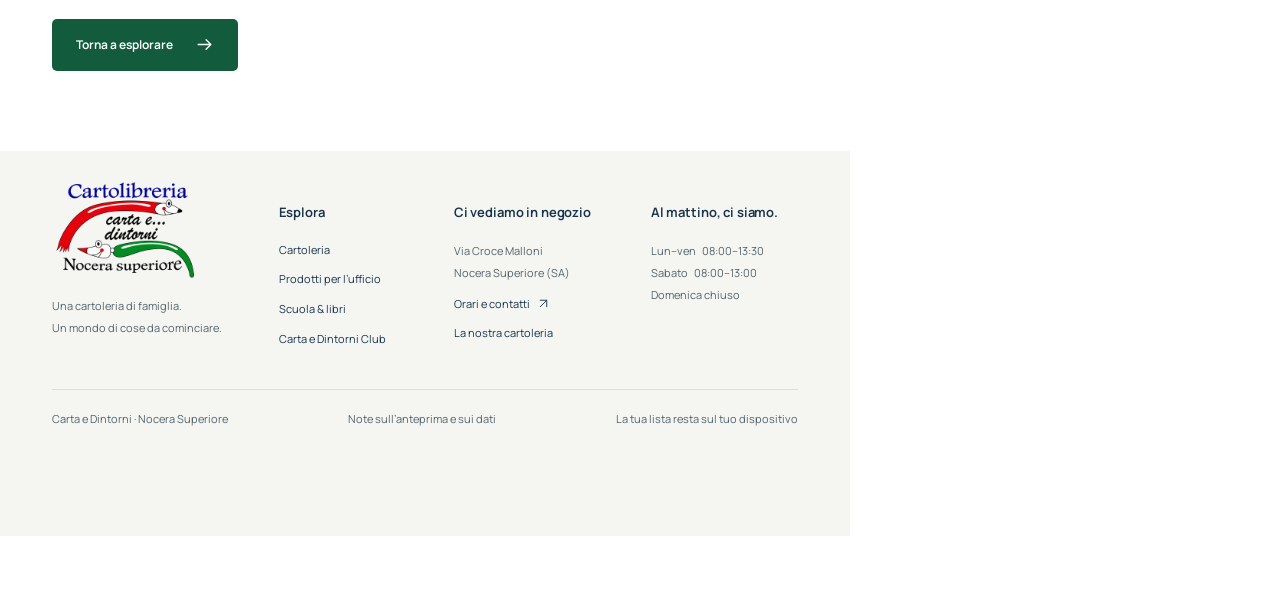
<file: note.html>
<!doctype html><html lang="it"><head><meta charset="utf-8"><meta name="viewport" content="width=device-width,initial-scale=1"><meta name="robots" content="noindex,nofollow"><meta name="theme-color" content="#125c3d"><title>Note sull’anteprima | Carta e Dintorni</title><meta name="description" content="Stato del sito, fonti del marchio, immagini illustrative e gestione locale della lista."><meta property="og:title" content="Note sull’anteprima | Carta e Dintorni"><meta property="og:description" content="Stato del sito, fonti del marchio, immagini illustrative e gestione locale della lista."><meta property="og:type" content="website"><link rel="icon" href="assets/logo-trasparente.webp" type="image/webp"><link rel="stylesheet" href="site.css"><script src="site.js" defer></script></head><body class="notes-page" data-page="note.html"><a class="skip-link" href="#contenuto">Salta al contenuto</a><div class="topbar"><div class="wrap"><a href="contatti.html"><svg viewBox="0 0 24 24" aria-hidden="true"><path d="M19 10c0 5-7 10-7 10S5 15 5 10a7 7 0 1 1 14 0Z"/><circle cx="12" cy="10" r="2"/></svg>Nocera Superiore</a><span>Le cose di ogni giorno. Le idee di domani.</span><a href="contatti.html#orari">Lun–ven 08:00–13:30<svg viewBox="0 0 24 24" aria-hidden="true"><circle cx="12" cy="12" r="9"/><path d="M12 7v5l3 2"/></svg></a></div></div><header class="site-header"><div class="wrap header-inner"><a class="brand" href="index.html" aria-label="Carta e Dintorni, Home"><span class="brand-image"><img src="assets/logo-trasparente.webp" width="341" height="225" alt="Carta e Dintorni, cartolibreria a Nocera Superiore"></span></a><button class="menu-button" type="button" aria-expanded="false" aria-controls="main-nav" aria-label="Apri menu"><span></span><span></span></button><nav id="main-nav" aria-label="Navigazione principale"><a href="cartoleria.html">Cartoleria</a><a href="ufficio.html">Ufficio</a><a href="scuola.html">Scuola & libri</a><a href="club.html">Il Club</a><a href="la-cartoleria.html">La cartoleria</a><a href="contatti.html">Contatti</a></nav><a class="list-link" href="lista.html" ><svg viewBox="0 0 24 24" aria-hidden="true"><path d="M6 7h12l1 13H5L6 7Z"/><path d="M9 8V6a3 3 0 0 1 6 0v2"/></svg><span>La mia lista</span><span class="list-count" data-list-count aria-label="articoli nella lista">0</span></a></div></header><main id="contenuto"><nav class="breadcrumb wrap" aria-label="Percorso"><a href="index.html">Home</a><span aria-hidden="true">/</span><span aria-current="page">Note sull’anteprima</span></nav><article class="wrap notes-page"><h1>Un sito in costruzione.<br><em>Con le cose in chiaro.</em></h1><h2>Cosa puoi già fare</h2><p>Esplorare le pagine, filtrare le categorie, preparare una lista sul tuo dispositivo, scaricarla e provare la tessera Club dimostrativa. Il sito non prende ordini e non invia richieste al negozio.</p><h2>Lista e promemoria</h2><p>Se il browser lo consente, la lista viene salvata nel suo spazio locale e si ritrova tornando sul sito dallo stesso browser. Non è un account, non si sincronizza tra dispositivi e non viene inviata. Puoi cancellarla con «Svuota la lista» o rimuovendo i dati del sito dal browser. Evita di inserire dati personali o documenti non necessari. Se il salvataggio locale non è disponibile, scarica o copia la lista prima di chiudere la pagina.</p><h2>La tessera Club</h2><p>È una simulazione, senza registrazione clienti o acquisti. Soglie, premi e condizioni devono essere definiti prima dell’attivazione. I timbri sul sito non danno diritto a vantaggi.</p><h2>Catalogo e marchi</h2><p>BIC, STAEDTLER e Seven sono i marchi citati per le tipologie richieste. I modelli sono riferimenti per preparare una visita: non costituiscono un inventario e non garantiscono disponibilità, varianti o prezzi. Le foto ufficiali provengono dai siti dei produttori; le schede con un modello preciso collegano la relativa fonte. Le foto di zaini trolley e astucci illustrano esempi delle collezioni Seven. Borse e custodie sono rappresentate da un’immagine generata senza marchi. Gli altri oggetti sono immagini d’atmosfera. I marchi appartengono ai rispettivi titolari.</p><h2>Immagini e logo</h2><p>Le immagini d’atmosfera non rappresentano il negozio o la disponibilità del suo assortimento. Il logo storico è stato recuperato dall’elenco Polis SA e riscontrato nelle foto Google Maps del negozio. La versione trasparente è una pulizia del marchio per questa anteprima. Il file storico originale è conservato.</p><h2>Dati del negozio</h2><p>Nome e orari derivano dal progetto e dalle indicazioni della famiglia. Telefono pubblico, civico d’ingresso, assortimento dettagliato e canali di contatto devono essere ricontrollati prima del lancio. Gli orari mostrati sono ordinari, senza conferma di variazioni festive.</p><h2>Servizi esterni</h2><p>I collegamenti esterni aprono Google Maps o WhatsApp, con le condizioni dei rispettivi servizi. Il pulsante WhatsApp apre la chat senza inviare automaticamente messaggi. Non sono presenti analytics, strumenti pubblicitari, iscrizioni o pagamenti.</p><a class="button dark" href="index.html">Torna a esplorare<svg viewBox="0 0 24 24" aria-hidden="true"><path d="M4 12h16m-6-6 6 6-6 6"/></svg></a></article></main><footer class="site-footer"><div class="wrap footer-grid"><div class="footer-brand"><a href="index.html" aria-label="Carta e Dintorni, Home"><span class="brand-image"><img src="assets/logo-trasparente.webp" width="341" height="225" alt="Carta e Dintorni, cartolibreria a Nocera Superiore"></span></a><p>Una cartoleria di famiglia.<br>Un mondo di cose da cominciare.</p></div><div><h2>Esplora</h2><a href="cartoleria.html">Cartoleria</a><a href="ufficio.html">Prodotti per l’ufficio</a><a href="scuola.html">Scuola & libri</a><a href="club.html">Carta e Dintorni Club</a></div><div><h2>Ci vediamo in negozio</h2><p>Via Croce Malloni<br>Nocera Superiore (SA)</p><a href="contatti.html">Orari e contatti <svg viewBox="0 0 24 24" aria-hidden="true"><path d="M6 18 18 6M6 6h12v12"/></svg></a><a href="la-cartoleria.html">La nostra cartoleria</a></div><div class="footer-hours"><h2>Al mattino, ci siamo.</h2><p>Lun–ven &nbsp; 08:00–13:30<br>Sabato &nbsp; 08:00–13:00<br>Domenica chiuso</p></div></div><div class="wrap footer-bottom"><span>Carta e Dintorni · Nocera Superiore</span><a href="note.html">Note sull’anteprima e sui dati</a><a href="lista.html">La tua lista resta sul tuo dispositivo</a></div></footer><a class="whatsapp-fab" href="https://wa.me/393923492138" target="_blank" rel="noopener noreferrer" aria-label="Scrivici su WhatsApp al +39 392 349 2138" title="Scrivici su WhatsApp"><span class="whatsapp-icon"><svg aria-hidden="true" focusable="false" role="img" viewBox="0 0 24 24" xmlns="http://www.w3.org/2000/svg"><title>WhatsApp</title><path d="M17.472 14.382c-.297-.149-1.758-.867-2.03-.967-.273-.099-.471-.148-.67.15-.197.297-.767.966-.94 1.164-.173.199-.347.223-.644.075-.297-.15-1.255-.463-2.39-1.475-.883-.788-1.48-1.761-1.653-2.059-.173-.297-.018-.458.13-.606.134-.133.298-.347.446-.52.149-.174.198-.298.298-.497.099-.198.05-.371-.025-.52-.075-.149-.669-1.612-.916-2.207-.242-.579-.487-.5-.669-.51-.173-.008-.371-.01-.57-.01-.198 0-.52.074-.792.372-.272.297-1.04 1.016-1.04 2.479 0 1.462 1.065 2.875 1.213 3.074.149.198 2.096 3.2 5.077 4.487.709.306 1.262.489 1.694.625.712.227 1.36.195 1.871.118.571-.085 1.758-.719 2.006-1.413.248-.694.248-1.289.173-1.413-.074-.124-.272-.198-.57-.347m-5.421 7.403h-.004a9.87 9.87 0 01-5.031-1.378l-.361-.214-3.741.982.998-3.648-.235-.374a9.86 9.86 0 01-1.51-5.26c.001-5.45 4.436-9.884 9.888-9.884 2.64 0 5.122 1.03 6.988 2.898a9.825 9.825 0 012.893 6.994c-.003 5.45-4.437 9.884-9.885 9.884m8.413-18.297A11.815 11.815 0 0012.05 0C5.495 0 .16 5.335.157 11.892c0 2.096.547 4.142 1.588 5.945L.057 24l6.305-1.654a11.882 11.882 0 005.683 1.448h.005c6.554 0 11.89-5.335 11.893-11.893a11.821 11.821 0 00-3.48-8.413Z"/></svg></span><span class="whatsapp-label">WhatsApp</span></a><div class="toast" role="status" aria-live="polite" aria-atomic="true" data-toast hidden><span></span><a href="lista.html">Vedi la lista <svg viewBox="0 0 24 24" aria-hidden="true"><path d="M4 12h16m-6-6 6 6-6 6"/></svg></a></div></body></html>
</file>
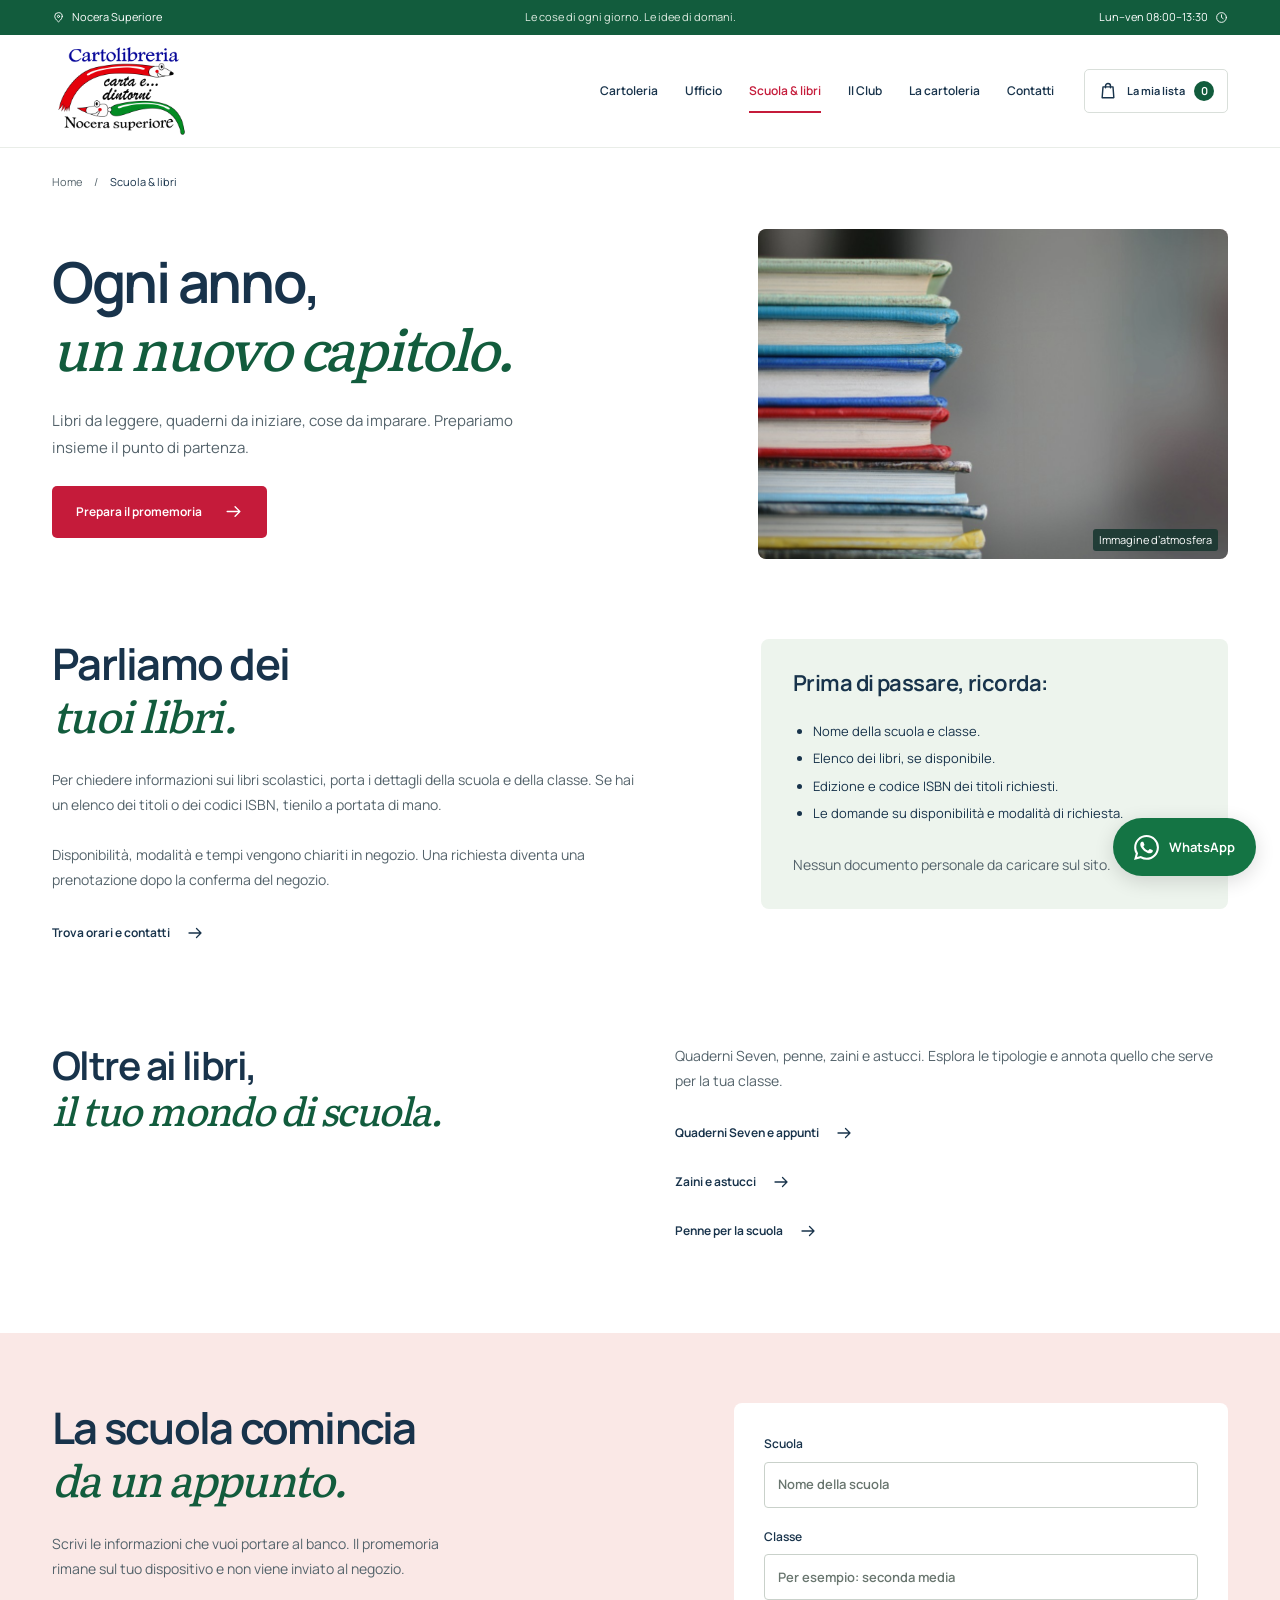
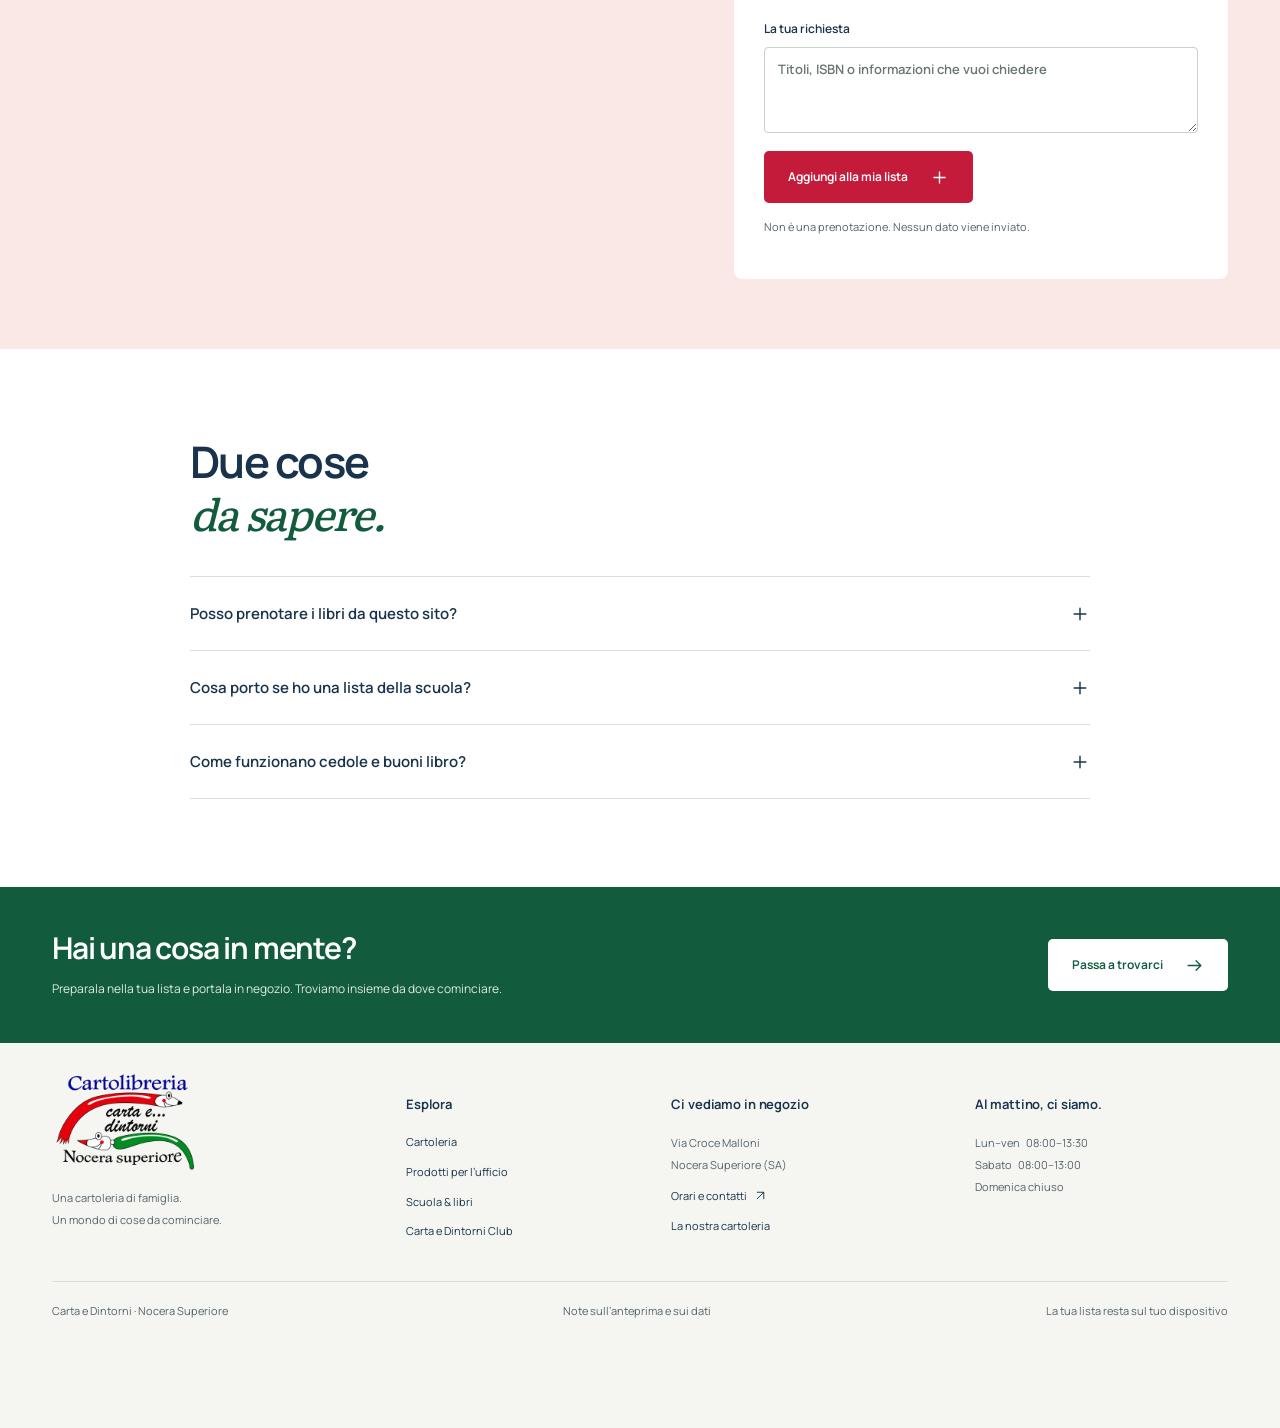
<file: scuola.html>
<!doctype html><html lang="it"><head><meta charset="utf-8"><meta name="viewport" content="width=device-width,initial-scale=1"><meta name="robots" content="noindex,nofollow"><meta name="theme-color" content="#125c3d"><title>Scuola e libri scolastici | Carta e Dintorni</title><meta name="description" content="Informazioni per preparare libri e materiale scolastico. Crea un promemoria da portare in negozio."><meta property="og:title" content="Scuola e libri scolastici | Carta e Dintorni"><meta property="og:description" content="Informazioni per preparare libri e materiale scolastico. Crea un promemoria da portare in negozio."><meta property="og:type" content="website"><link rel="icon" href="assets/logo-trasparente.webp" type="image/webp"><link rel="stylesheet" href="site.css"><script src="site.js" defer></script></head><body class="school-page" data-page="scuola.html"><a class="skip-link" href="#contenuto">Salta al contenuto</a><div class="topbar"><div class="wrap"><a href="contatti.html"><svg viewBox="0 0 24 24" aria-hidden="true"><path d="M19 10c0 5-7 10-7 10S5 15 5 10a7 7 0 1 1 14 0Z"/><circle cx="12" cy="10" r="2"/></svg>Nocera Superiore</a><span>Le cose di ogni giorno. Le idee di domani.</span><a href="contatti.html#orari">Lun–ven 08:00–13:30<svg viewBox="0 0 24 24" aria-hidden="true"><circle cx="12" cy="12" r="9"/><path d="M12 7v5l3 2"/></svg></a></div></div><header class="site-header"><div class="wrap header-inner"><a class="brand" href="index.html" aria-label="Carta e Dintorni, Home"><span class="brand-image"><img src="assets/logo-trasparente.webp" width="341" height="225" alt="Carta e Dintorni, cartolibreria a Nocera Superiore"></span></a><button class="menu-button" type="button" aria-expanded="false" aria-controls="main-nav" aria-label="Apri menu"><span></span><span></span></button><nav id="main-nav" aria-label="Navigazione principale"><a href="cartoleria.html">Cartoleria</a><a href="ufficio.html">Ufficio</a><a href="scuola.html" aria-current="page">Scuola & libri</a><a href="club.html">Il Club</a><a href="la-cartoleria.html">La cartoleria</a><a href="contatti.html">Contatti</a></nav><a class="list-link" href="lista.html" ><svg viewBox="0 0 24 24" aria-hidden="true"><path d="M6 7h12l1 13H5L6 7Z"/><path d="M9 8V6a3 3 0 0 1 6 0v2"/></svg><span>La mia lista</span><span class="list-count" data-list-count aria-label="articoli nella lista">0</span></a></div></header><main id="contenuto"><nav class="breadcrumb wrap" aria-label="Percorso"><a href="index.html">Home</a><span aria-hidden="true">/</span><span aria-current="page">Scuola & libri</span></nav><section class="department-intro wrap"><div><h1>Ogni anno,<br><em>un nuovo capitolo.</em></h1><p>Libri da leggere, quaderni da iniziare, cose da imparare. Prepariamo insieme il punto di partenza.</p><a class="button primary" href="#promemoria">Prepara il promemoria<svg viewBox="0 0 24 24" aria-hidden="true"><path d="M4 12h16m-6-6 6 6-6 6"/></svg></a></div><figure class="department-visual pink"><img class="" src="assets/books.jpg" alt="Libri sovrapposti, immagine d’atmosfera" width="1200" height="900" fetchpriority="high"><figcaption class="photo-note">Immagine d’atmosfera</figcaption></figure></section><section class="section wrap school-info"><div><h2>Parliamo dei<br><em>tuoi libri.</em></h2><p>Per chiedere informazioni sui libri scolastici, porta i dettagli della scuola e della classe. Se hai un elenco dei titoli o dei codici ISBN, tienilo a portata di mano.</p><p>Disponibilità, modalità e tempi vengono chiariti in negozio. Una richiesta diventa una prenotazione dopo la conferma del negozio.</p><a class="text-link" href="contatti.html">Trova orari e contatti<svg viewBox="0 0 24 24" aria-hidden="true"><path d="M4 12h16m-6-6 6 6-6 6"/></svg></a></div><div class="school-notes"><h3>Prima di passare, ricorda:</h3><ul><li>Nome della scuola e classe.</li><li>Elenco dei libri, se disponibile.</li><li>Edizione e codice ISBN dei titoli richiesti.</li><li>Le domande su disponibilità e modalità di richiesta.</li></ul><p>Nessun documento personale da caricare sul sito.</p></div></section><section class="wrap school-catalog"><h2>Oltre ai libri,<br><em>il tuo mondo di scuola.</em></h2><div><p>Quaderni Seven, penne, zaini e astucci. Esplora le tipologie e annota quello che serve per la tua classe.</p><div class="school-catalog-links"><a class="text-link" href="cartoleria.html?categoria=quaderni#catalogo">Quaderni Seven e appunti<svg viewBox="0 0 24 24" aria-hidden="true"><path d="M4 12h16m-6-6 6 6-6 6"/></svg></a><a class="text-link" href="cartoleria.html?categoria=zaini#catalogo">Zaini e astucci<svg viewBox="0 0 24 24" aria-hidden="true"><path d="M4 12h16m-6-6 6 6-6 6"/></svg></a><a class="text-link" href="cartoleria.html?categoria=scrittura#catalogo">Penne per la scuola<svg viewBox="0 0 24 24" aria-hidden="true"><path d="M4 12h16m-6-6 6 6-6 6"/></svg></a></div></div></section><section class="memo-section" id="promemoria"><div class="wrap memo-grid"><div><h2>La scuola comincia<br><em>da un appunto.</em></h2><p>Scrivi le informazioni che vuoi portare al banco. Il promemoria rimane sul tuo dispositivo e non viene inviato al negozio.</p></div><form class="memo-form" data-school-form><label>Scuola<input name="school" type="text" placeholder="Nome della scuola" maxlength="100" required></label><label>Classe<input name="classroom" type="text" placeholder="Per esempio: seconda media" maxlength="40" required></label><label>La tua richiesta<textarea name="message" rows="3" placeholder="Titoli, ISBN o informazioni che vuoi chiedere" maxlength="350"></textarea></label><button class="button primary" type="submit">Aggiungi alla mia lista<svg viewBox="0 0 24 24" aria-hidden="true"><path d="M12 5v14M5 12h14"/></svg></button><p class="form-help">Non è una prenotazione. Nessun dato viene inviato.</p><p data-school-status role="status" aria-live="polite"></p></form></div></section><section class="section wrap school-faq"><div class="section-heading"><h2>Due cose<br><em>da sapere.</em></h2></div><div class="faq"><details><summary>Posso prenotare i libri da questo sito?<svg viewBox="0 0 24 24" aria-hidden="true"><path d="M12 5v14M5 12h14"/></svg></summary><p>Il sito aiuta a preparare la richiesta. Disponibilità e prenotazione si concordano direttamente con il negozio. Il promemoria non invia un ordine.</p></details><details><summary>Cosa porto se ho una lista della scuola?<svg viewBox="0 0 24 24" aria-hidden="true"><path d="M12 5v14M5 12h14"/></svg></summary><p>Porta la lista ricevuta dalla scuola, con titoli e codici ISBN se presenti. Per il materiale scolastico, puoi anche usare la tua lista sul sito.</p></details><details><summary>Come funzionano cedole e buoni libro?<svg viewBox="0 0 24 24" aria-hidden="true"><path d="M12 5v14M5 12h14"/></svg></summary><p>Procedure e condizioni dipendono dall’anno scolastico e dal Comune. Chiedi al negozio informazioni aggiornate prima di procedere.</p></details></div></section><section class="visit-banner"><div class="wrap visit-inner"><div><h2>Hai una cosa in mente?</h2><p>Preparala nella tua lista e portala in negozio. Troviamo insieme da dove cominciare.</p></div><a class="button paper" href="contatti.html">Passa a trovarci<svg viewBox="0 0 24 24" aria-hidden="true"><path d="M4 12h16m-6-6 6 6-6 6"/></svg></a></div></section></main><footer class="site-footer"><div class="wrap footer-grid"><div class="footer-brand"><a href="index.html" aria-label="Carta e Dintorni, Home"><span class="brand-image"><img src="assets/logo-trasparente.webp" width="341" height="225" alt="Carta e Dintorni, cartolibreria a Nocera Superiore"></span></a><p>Una cartoleria di famiglia.<br>Un mondo di cose da cominciare.</p></div><div><h2>Esplora</h2><a href="cartoleria.html">Cartoleria</a><a href="ufficio.html">Prodotti per l’ufficio</a><a href="scuola.html">Scuola & libri</a><a href="club.html">Carta e Dintorni Club</a></div><div><h2>Ci vediamo in negozio</h2><p>Via Croce Malloni<br>Nocera Superiore (SA)</p><a href="contatti.html">Orari e contatti <svg viewBox="0 0 24 24" aria-hidden="true"><path d="M6 18 18 6M6 6h12v12"/></svg></a><a href="la-cartoleria.html">La nostra cartoleria</a></div><div class="footer-hours"><h2>Al mattino, ci siamo.</h2><p>Lun–ven &nbsp; 08:00–13:30<br>Sabato &nbsp; 08:00–13:00<br>Domenica chiuso</p></div></div><div class="wrap footer-bottom"><span>Carta e Dintorni · Nocera Superiore</span><a href="note.html">Note sull’anteprima e sui dati</a><a href="lista.html">La tua lista resta sul tuo dispositivo</a></div></footer><a class="whatsapp-fab" href="https://wa.me/393923492138" target="_blank" rel="noopener noreferrer" aria-label="Scrivici su WhatsApp al +39 392 349 2138" title="Scrivici su WhatsApp"><span class="whatsapp-icon"><svg aria-hidden="true" focusable="false" role="img" viewBox="0 0 24 24" xmlns="http://www.w3.org/2000/svg"><title>WhatsApp</title><path d="M17.472 14.382c-.297-.149-1.758-.867-2.03-.967-.273-.099-.471-.148-.67.15-.197.297-.767.966-.94 1.164-.173.199-.347.223-.644.075-.297-.15-1.255-.463-2.39-1.475-.883-.788-1.48-1.761-1.653-2.059-.173-.297-.018-.458.13-.606.134-.133.298-.347.446-.52.149-.174.198-.298.298-.497.099-.198.05-.371-.025-.52-.075-.149-.669-1.612-.916-2.207-.242-.579-.487-.5-.669-.51-.173-.008-.371-.01-.57-.01-.198 0-.52.074-.792.372-.272.297-1.04 1.016-1.04 2.479 0 1.462 1.065 2.875 1.213 3.074.149.198 2.096 3.2 5.077 4.487.709.306 1.262.489 1.694.625.712.227 1.36.195 1.871.118.571-.085 1.758-.719 2.006-1.413.248-.694.248-1.289.173-1.413-.074-.124-.272-.198-.57-.347m-5.421 7.403h-.004a9.87 9.87 0 01-5.031-1.378l-.361-.214-3.741.982.998-3.648-.235-.374a9.86 9.86 0 01-1.51-5.26c.001-5.45 4.436-9.884 9.888-9.884 2.64 0 5.122 1.03 6.988 2.898a9.825 9.825 0 012.893 6.994c-.003 5.45-4.437 9.884-9.885 9.884m8.413-18.297A11.815 11.815 0 0012.05 0C5.495 0 .16 5.335.157 11.892c0 2.096.547 4.142 1.588 5.945L.057 24l6.305-1.654a11.882 11.882 0 005.683 1.448h.005c6.554 0 11.89-5.335 11.893-11.893a11.821 11.821 0 00-3.48-8.413Z"/></svg></span><span class="whatsapp-label">WhatsApp</span></a><div class="toast" role="status" aria-live="polite" aria-atomic="true" data-toast hidden><span></span><a href="lista.html">Vedi la lista <svg viewBox="0 0 24 24" aria-hidden="true"><path d="M4 12h16m-6-6 6 6-6 6"/></svg></a></div></body></html>
</file>
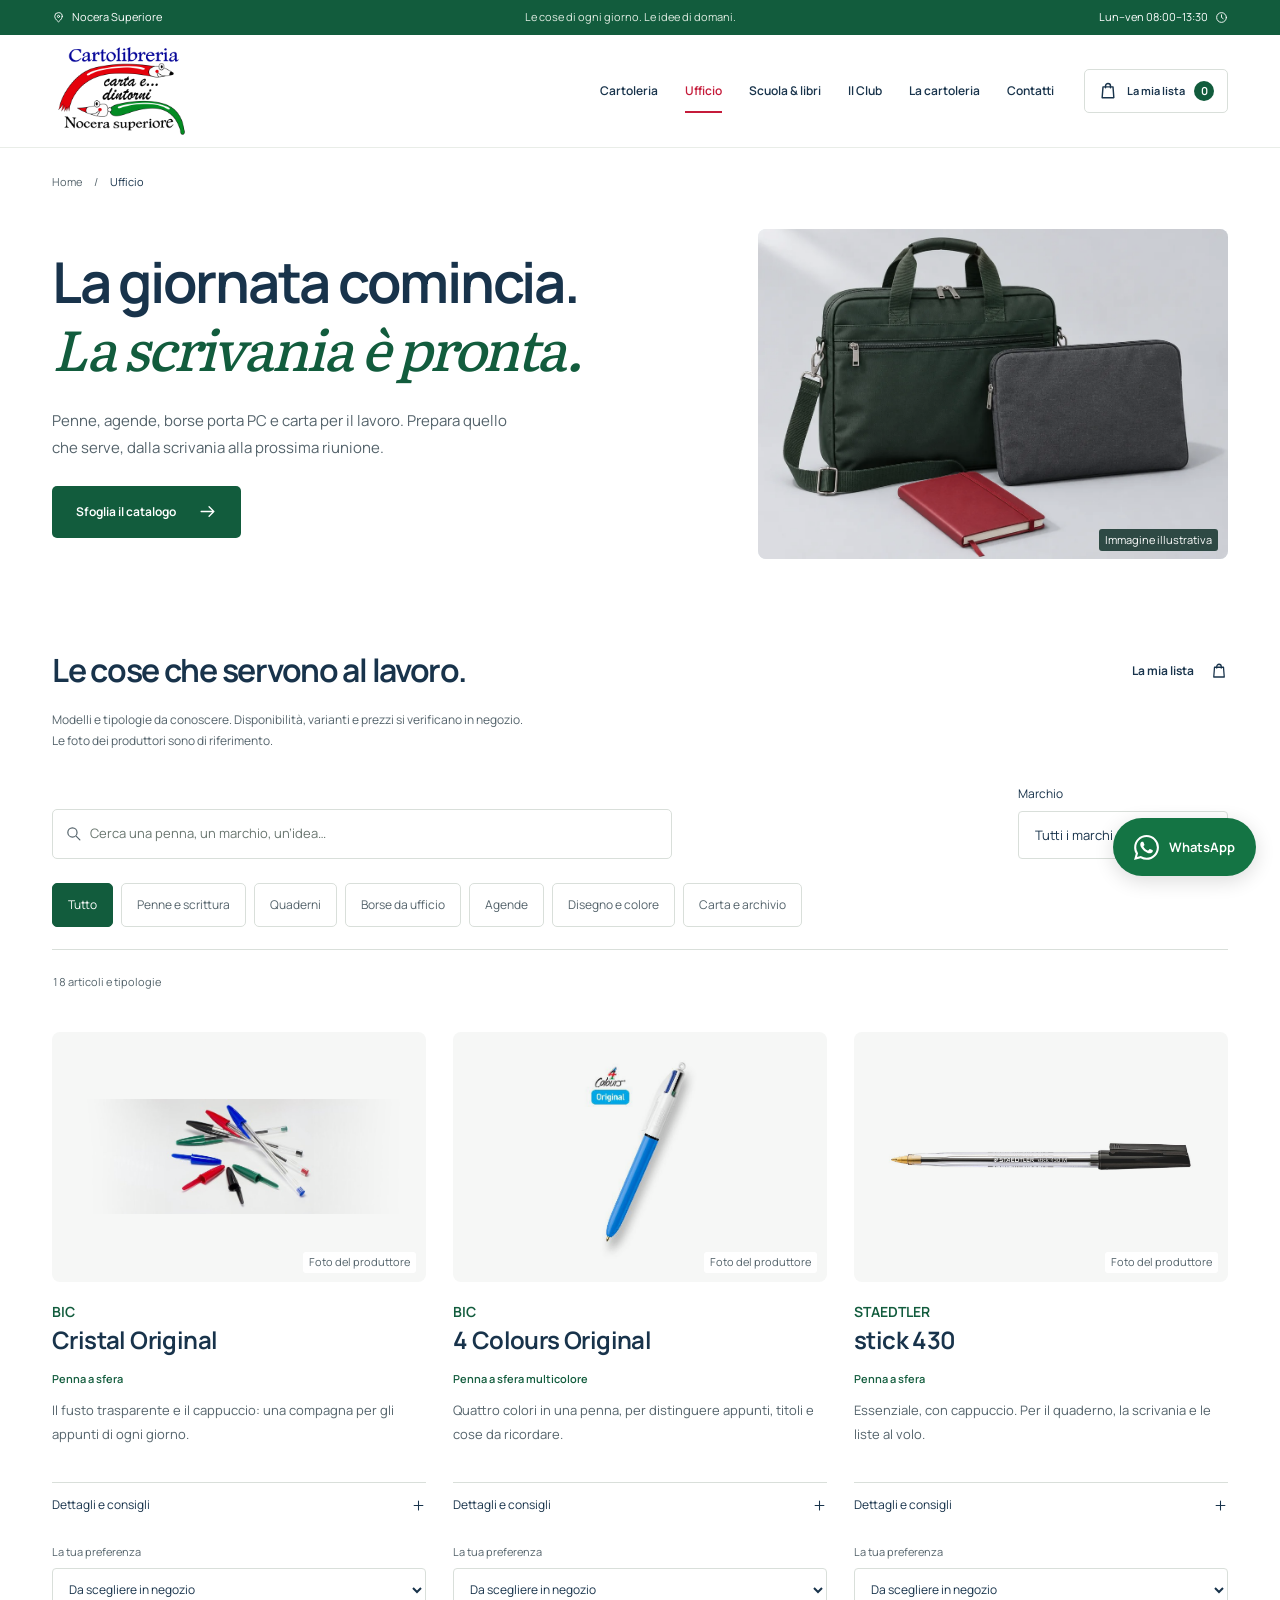
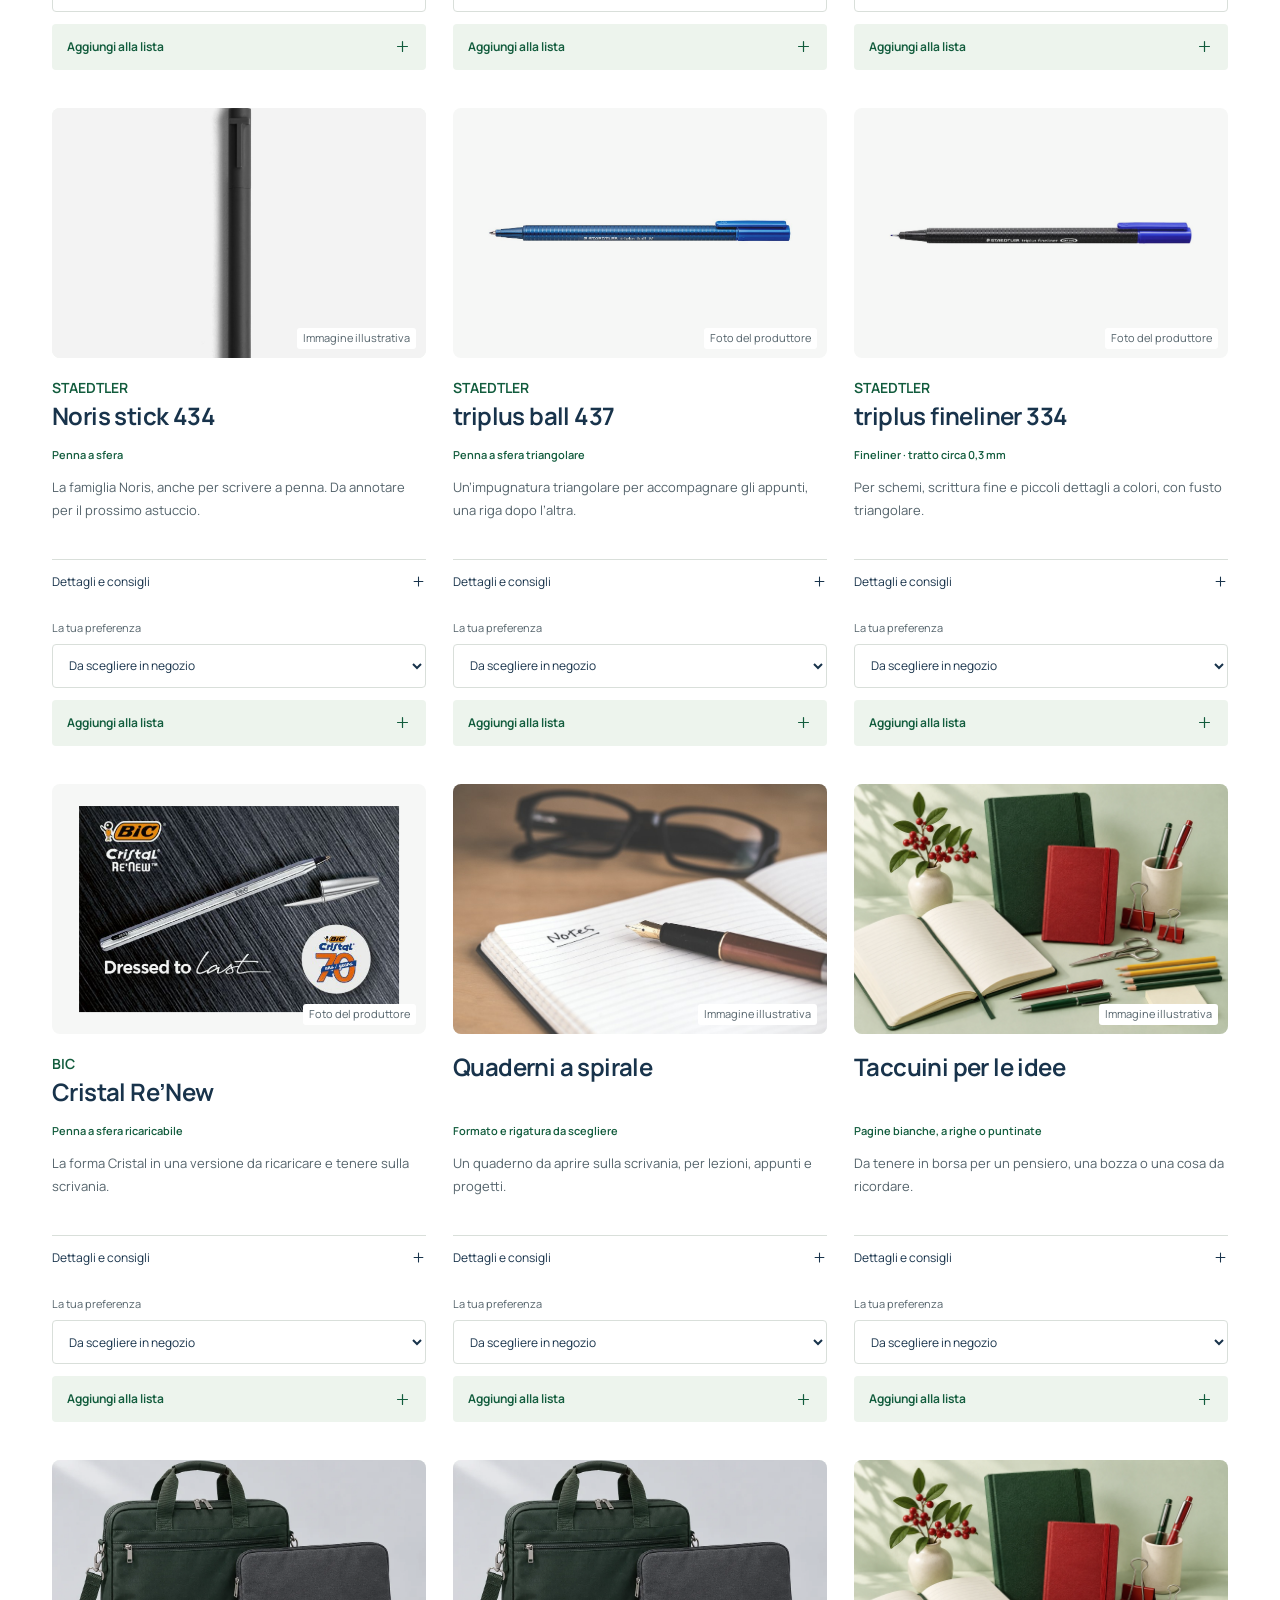
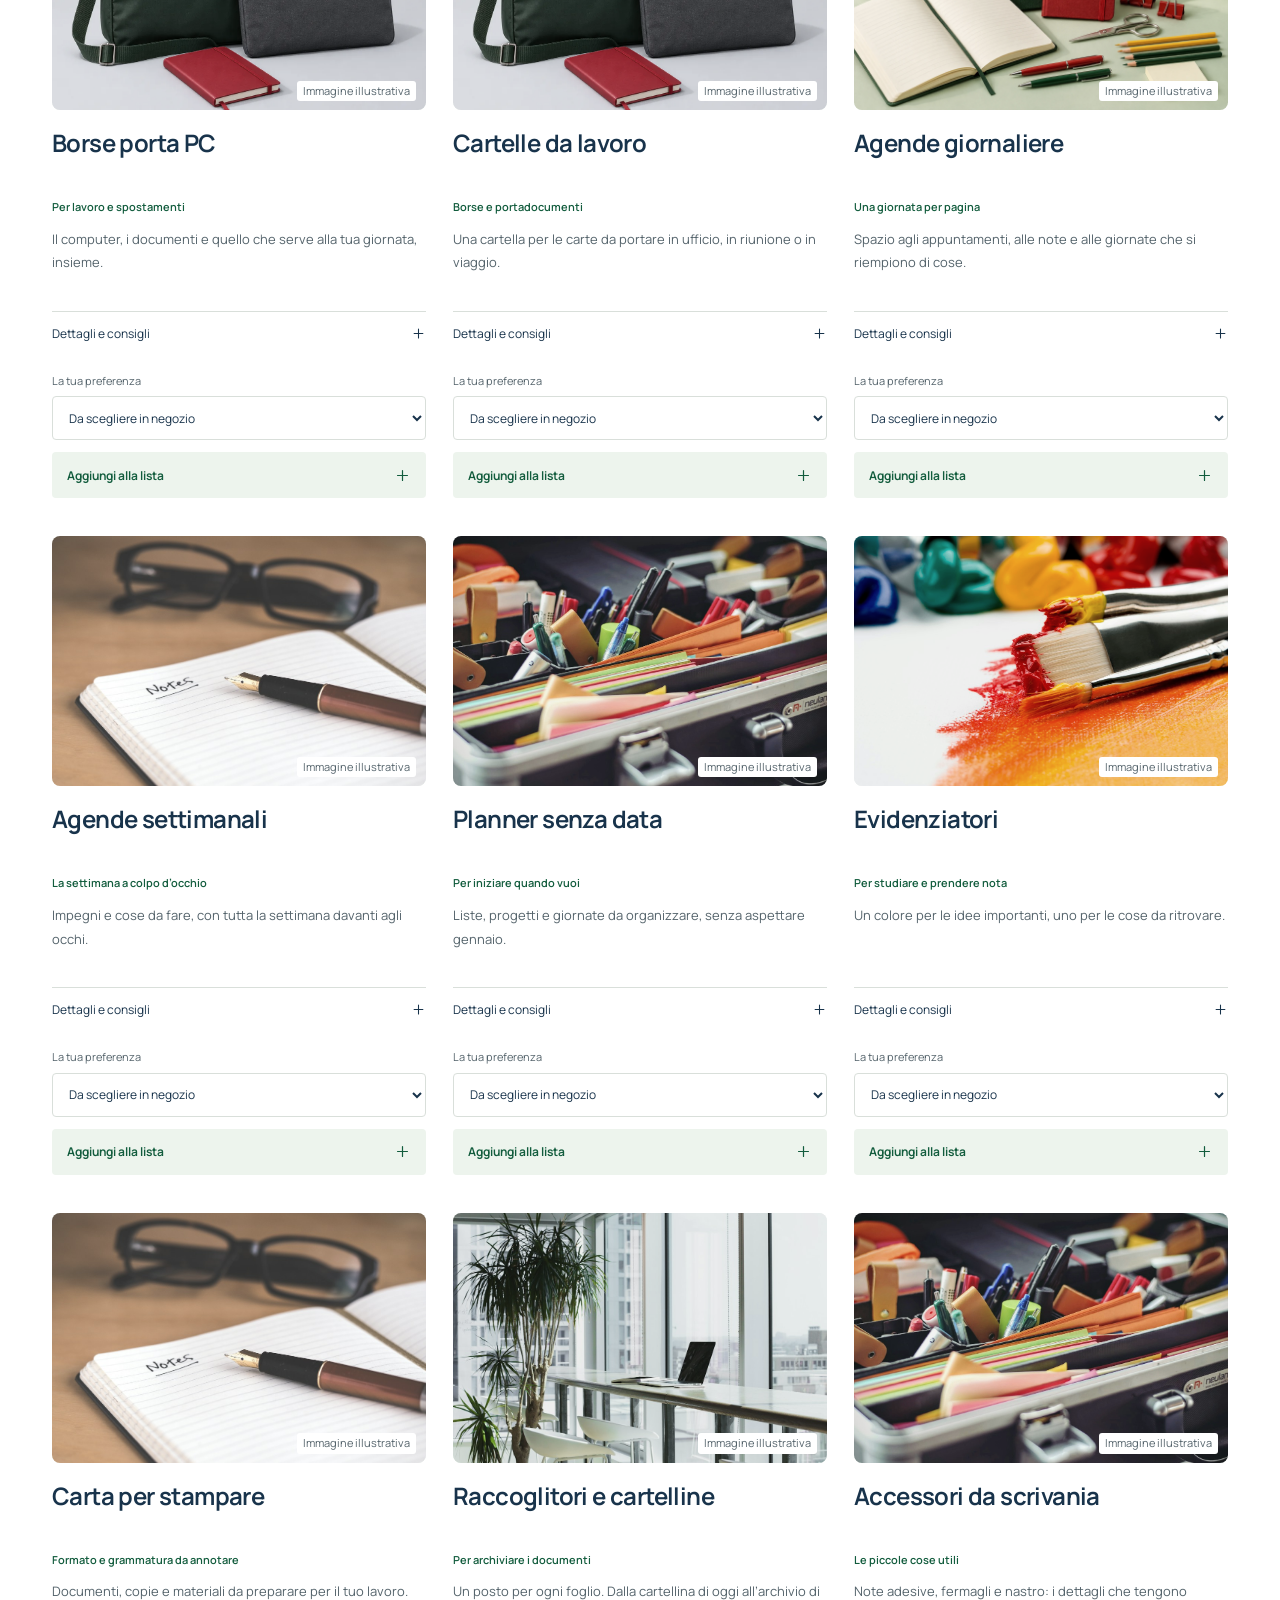
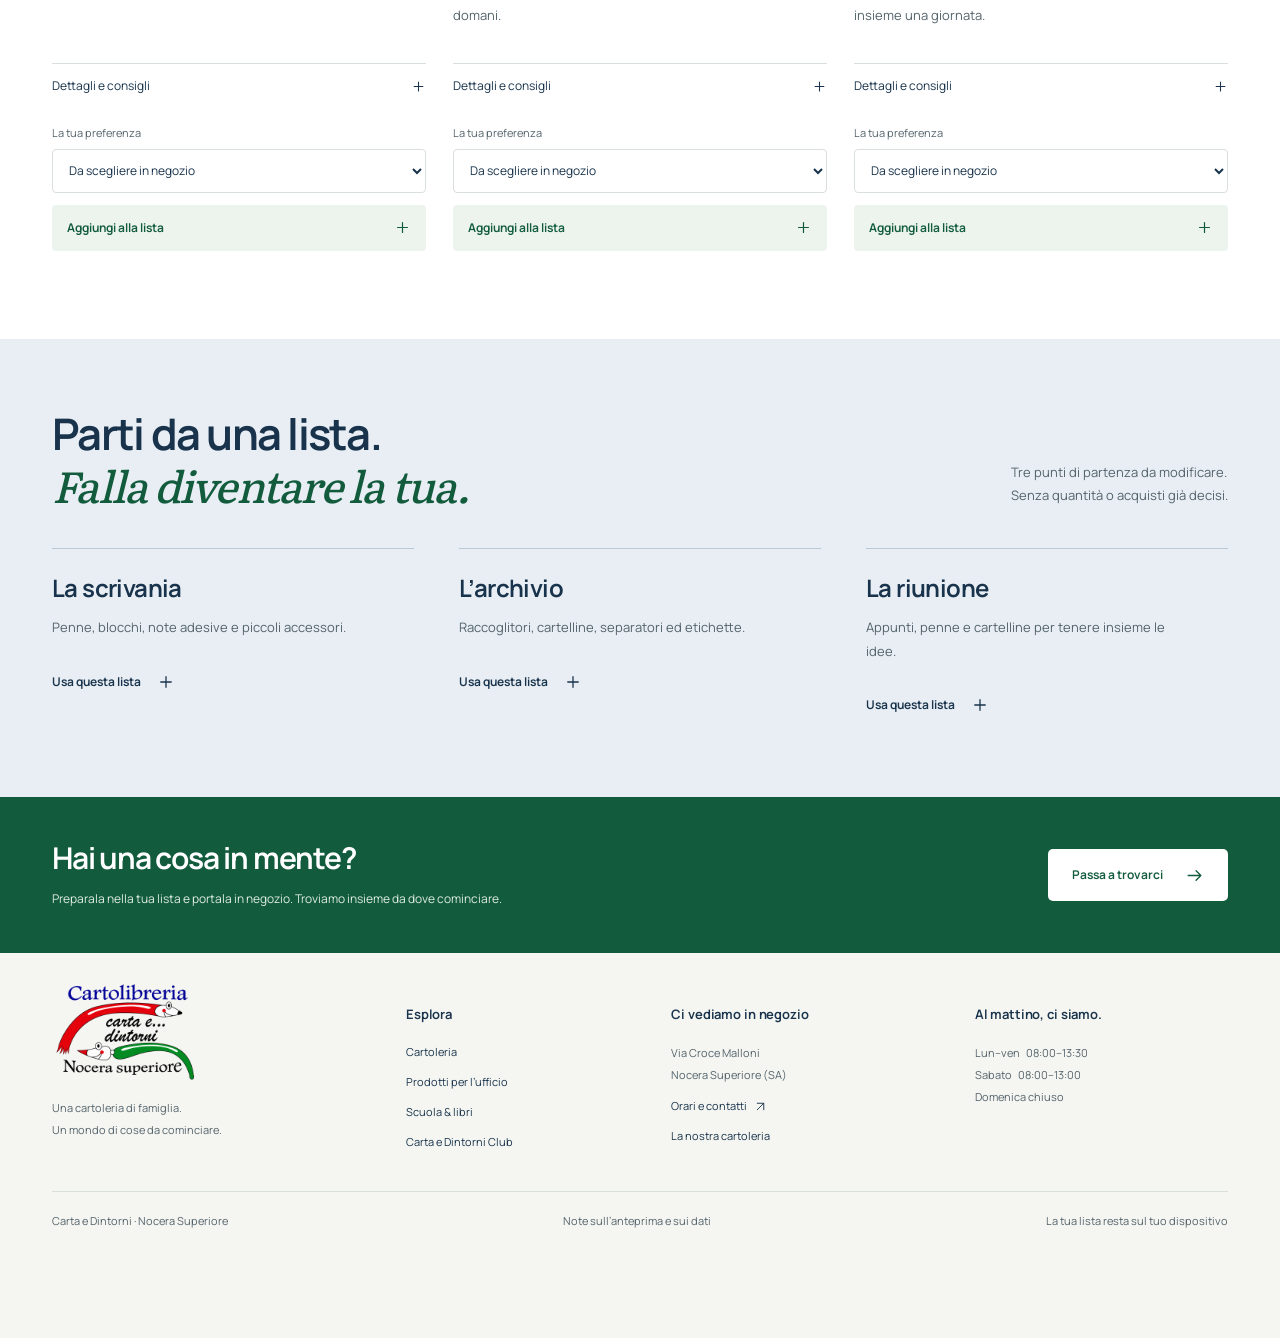
<file: ufficio.html>
<!doctype html><html lang="it"><head><meta charset="utf-8"><meta name="viewport" content="width=device-width,initial-scale=1"><meta name="robots" content="noindex,nofollow"><meta name="theme-color" content="#125c3d"><title>Cancelleria, borse e agende per l’ufficio | Carta e Dintorni</title><meta name="description" content="Penne, borse porta PC, agende e carta per il lavoro. Prepara una lista per il negozio."><meta property="og:title" content="Cancelleria, borse e agende per l’ufficio | Carta e Dintorni"><meta property="og:description" content="Penne, borse porta PC, agende e carta per il lavoro. Prepara una lista per il negozio."><meta property="og:type" content="website"><link rel="icon" href="assets/logo-trasparente.webp" type="image/webp"><link rel="stylesheet" href="site.css"><script src="site.js" defer></script></head><body class="ufficio-page" data-page="ufficio.html"><a class="skip-link" href="#contenuto">Salta al contenuto</a><div class="topbar"><div class="wrap"><a href="contatti.html"><svg viewBox="0 0 24 24" aria-hidden="true"><path d="M19 10c0 5-7 10-7 10S5 15 5 10a7 7 0 1 1 14 0Z"/><circle cx="12" cy="10" r="2"/></svg>Nocera Superiore</a><span>Le cose di ogni giorno. Le idee di domani.</span><a href="contatti.html#orari">Lun–ven 08:00–13:30<svg viewBox="0 0 24 24" aria-hidden="true"><circle cx="12" cy="12" r="9"/><path d="M12 7v5l3 2"/></svg></a></div></div><header class="site-header"><div class="wrap header-inner"><a class="brand" href="index.html" aria-label="Carta e Dintorni, Home"><span class="brand-image"><img src="assets/logo-trasparente.webp" width="341" height="225" alt="Carta e Dintorni, cartolibreria a Nocera Superiore"></span></a><button class="menu-button" type="button" aria-expanded="false" aria-controls="main-nav" aria-label="Apri menu"><span></span><span></span></button><nav id="main-nav" aria-label="Navigazione principale"><a href="cartoleria.html">Cartoleria</a><a href="ufficio.html" aria-current="page">Ufficio</a><a href="scuola.html">Scuola & libri</a><a href="club.html">Il Club</a><a href="la-cartoleria.html">La cartoleria</a><a href="contatti.html">Contatti</a></nav><a class="list-link" href="lista.html" ><svg viewBox="0 0 24 24" aria-hidden="true"><path d="M6 7h12l1 13H5L6 7Z"/><path d="M9 8V6a3 3 0 0 1 6 0v2"/></svg><span>La mia lista</span><span class="list-count" data-list-count aria-label="articoli nella lista">0</span></a></div></header><main id="contenuto"><nav class="breadcrumb wrap" aria-label="Percorso"><a href="index.html">Home</a><span aria-hidden="true">/</span><span aria-current="page">Ufficio</span></nav>
  <section class="department-intro wrap"><div><h1>La giornata comincia.<br><em>La scrivania è pronta.</em></h1><p>Penne, agende, borse porta PC e carta per il lavoro. Prepara quello che serve, dalla scrivania alla prossima riunione.</p><a class="button dark" href="#catalogo">Sfoglia il catalogo<svg viewBox="0 0 24 24" aria-hidden="true"><path d="M4 12h16m-6-6 6 6-6 6"/></svg></a></div><figure class="department-visual blue"><img class="" src="assets/products/borse-ufficio.webp" alt="Borsa porta PC, custodia e agenda senza marchio, immagine generata illustrativa" width="1200" height="900" fetchpriority="high"><figcaption class="photo-note">Immagine illustrativa</figcaption></figure></section>
  <section class="section catalog-section wrap" id="catalogo" aria-labelledby="catalog-title"><div class="catalog-top"><h2 id="catalog-title">Le cose che servono al lavoro.</h2><a class="text-link" href="lista.html">La mia lista<svg viewBox="0 0 24 24" aria-hidden="true"><path d="M6 7h12l1 13H5L6 7Z"/><path d="M9 8V6a3 3 0 0 1 6 0v2"/></svg></a></div><p class="catalog-note">Modelli e tipologie da conoscere. Disponibilità, varianti e prezzi si verificano in negozio. Le foto dei produttori sono di riferimento.</p>
  <div class="catalog-tools product-tools"><label class="search-field"><svg viewBox="0 0 24 24" aria-hidden="true"><circle cx="10.5" cy="10.5" r="6.5"/><path d="m16 16 5 5"/></svg><span class="sr-only">Cerca articoli e modelli</span><input type="search" data-catalog-search placeholder="Cerca una penna, un marchio, un’idea…" autocomplete="off"></label><label class="brand-select">Marchio<select data-brand-filter><option value="all">Tutti i marchi</option><option>BIC</option><option>STAEDTLER</option><option value="altre">Altre tipologie</option></select></label></div>
  <div class="filters product-filters" role="group" aria-label="Filtra per categoria"><button class="filter active" type="button" data-filter="all" aria-pressed="true">Tutto</button><button class="filter" type="button" data-filter="scrittura" aria-pressed="false">Penne e scrittura</button><button class="filter" type="button" data-filter="quaderni" aria-pressed="false">Quaderni</button><button class="filter" type="button" data-filter="borse" aria-pressed="false">Borse da ufficio</button><button class="filter" type="button" data-filter="agende" aria-pressed="false">Agende</button><button class="filter" type="button" data-filter="colore" aria-pressed="false">Disegno e colore</button><button class="filter" type="button" data-filter="ufficio" aria-pressed="false">Carta e archivio</button></div>
  <div class="catalog-results"><p class="catalog-count" data-catalog-count role="status" aria-live="polite">18 articoli e tipologie</p><button type="button" class="quiet-button" data-clear-filters hidden>Azzera i filtri</button></div>
  <div class="catalog-grid"><article id="bic-cristal" class="catalog-card product-card" data-catalog-card data-category="scrittura" data-brand="BIC" data-search="BIC Cristal Original Penna a sfera Il fusto trasparente e il cappuccio: una compagna per gli appunti di ogni giorno. Una penna a sfera con cappuccio. Annota il colore dell’inchiostro che preferisci; punta e confezione si scelgono al banco. Blu Nero Rosso Verde Penne e scrittura ">
    <figure class="catalog-photo product-photo manufacturer-photo"><img class="" src="assets/products/bic-cristal.jpg" alt="BIC Cristal Original, immagine di riferimento del produttore" width="1200" height="900" loading="lazy"><figcaption>Foto del produttore</figcaption></figure>
    <div class="catalog-body"><h3><span class="product-brand">BIC</span>Cristal Original</h3><p class="product-type">Penna a sfera</p><p>Il fusto trasparente e il cappuccio: una compagna per gli appunti di ogni giorno.</p>
    <details><summary>Dettagli e consigli <svg viewBox="0 0 24 24" aria-hidden="true"><path d="M12 5v14M5 12h14"/></svg></summary><p>Una penna a sfera con cappuccio. Annota il colore dell’inchiostro che preferisci; punta e confezione si scelgono al banco.</p><a class="product-source" href="https://eu.bic.com/en-gb/stationery/cristal-anniversary" target="_blank" rel="noopener noreferrer">Scheda del produttore <svg viewBox="0 0 24 24" aria-hidden="true"><path d="M6 18 18 6M6 6h12v12"/></svg></a></details>
    <label class="product-preference" for="preferenza-bic-cristal">La tua preferenza<select id="preferenza-bic-cristal" data-product-option><option value="">Da scegliere in negozio</option><option>Blu</option><option>Nero</option><option>Rosso</option><option>Verde</option></select></label>
    <button class="add-button" type="button" data-add="bic-cristal" data-add-title="BIC Cristal Original" aria-label="Aggiungi BIC Cristal Original alla lista">Aggiungi alla lista <svg viewBox="0 0 24 24" aria-hidden="true"><path d="M12 5v14M5 12h14"/></svg></button></div></article><article id="bic-4-colours" class="catalog-card product-card" data-catalog-card data-category="scrittura" data-brand="BIC" data-search="BIC 4 Colours Original Penna a sfera multicolore Quattro colori in una penna, per distinguere appunti, titoli e cose da ricordare. La versione Original riunisce blu, nero, rosso e verde. Chiedi conferma della versione e delle ricariche compatibili. Versione Original Penne e scrittura ">
    <figure class="catalog-photo product-photo manufacturer-photo"><img class="" src="assets/products/bic-4-colours.jpg" alt="BIC 4 Colours Original, immagine di riferimento del produttore" width="1200" height="900" loading="lazy"><figcaption>Foto del produttore</figcaption></figure>
    <div class="catalog-body"><h3><span class="product-brand">BIC</span>4 Colours Original</h3><p class="product-type">Penna a sfera multicolore</p><p>Quattro colori in una penna, per distinguere appunti, titoli e cose da ricordare.</p>
    <details><summary>Dettagli e consigli <svg viewBox="0 0 24 24" aria-hidden="true"><path d="M12 5v14M5 12h14"/></svg></summary><p>La versione Original riunisce blu, nero, rosso e verde. Chiedi conferma della versione e delle ricariche compatibili.</p><a class="product-source" href="https://eu.bic.com/en-gb/stationery/the-bic-4-colours-collections" target="_blank" rel="noopener noreferrer">Scheda del produttore <svg viewBox="0 0 24 24" aria-hidden="true"><path d="M6 18 18 6M6 6h12v12"/></svg></a></details>
    <label class="product-preference" for="preferenza-bic-4-colours">La tua preferenza<select id="preferenza-bic-4-colours" data-product-option><option value="">Da scegliere in negozio</option><option>Versione Original</option></select></label>
    <button class="add-button" type="button" data-add="bic-4-colours" data-add-title="BIC 4 Colours Original" aria-label="Aggiungi BIC 4 Colours Original alla lista">Aggiungi alla lista <svg viewBox="0 0 24 24" aria-hidden="true"><path d="M12 5v14M5 12h14"/></svg></button></div></article><article id="staedtler-stick" class="catalog-card product-card" data-catalog-card data-category="scrittura" data-brand="STAEDTLER" data-search="STAEDTLER stick 430 Penna a sfera Essenziale, con cappuccio. Per il quaderno, la scrivania e le liste al volo. Una penna a sfera per la scrittura quotidiana. Indica colore e tipo di punta desiderati per verificarli in negozio. Blu Nero Rosso Penne e scrittura staedler standler">
    <figure class="catalog-photo product-photo manufacturer-photo"><img class="" src="assets/products/staedtler-stick.jpg" alt="STAEDTLER stick 430, immagine di riferimento del produttore" width="1200" height="900" loading="lazy"><figcaption>Foto del produttore</figcaption></figure>
    <div class="catalog-body"><h3><span class="product-brand">STAEDTLER</span>stick 430</h3><p class="product-type">Penna a sfera</p><p>Essenziale, con cappuccio. Per il quaderno, la scrivania e le liste al volo.</p>
    <details><summary>Dettagli e consigli <svg viewBox="0 0 24 24" aria-hidden="true"><path d="M12 5v14M5 12h14"/></svg></summary><p>Una penna a sfera per la scrittura quotidiana. Indica colore e tipo di punta desiderati per verificarli in negozio.</p><a class="product-source" href="https://www.staedtler.com/it/it/prodotti/penne/penne-a-sfera/stick-430-penna-a-sfera-m430/" target="_blank" rel="noopener noreferrer">Scheda del produttore <svg viewBox="0 0 24 24" aria-hidden="true"><path d="M6 18 18 6M6 6h12v12"/></svg></a></details>
    <label class="product-preference" for="preferenza-staedtler-stick">La tua preferenza<select id="preferenza-staedtler-stick" data-product-option><option value="">Da scegliere in negozio</option><option>Blu</option><option>Nero</option><option>Rosso</option></select></label>
    <button class="add-button" type="button" data-add="staedtler-stick" data-add-title="STAEDTLER stick 430" aria-label="Aggiungi STAEDTLER stick 430 alla lista">Aggiungi alla lista <svg viewBox="0 0 24 24" aria-hidden="true"><path d="M12 5v14M5 12h14"/></svg></button></div></article><article id="staedtler-noris" class="catalog-card product-card" data-catalog-card data-category="scrittura" data-brand="STAEDTLER" data-search="STAEDTLER Noris stick 434 Penna a sfera La famiglia Noris, anche per scrivere a penna. Da annotare per il prossimo astuccio. Il modello 434 appartiene alla linea Noris stick. Colore, punta e confezione vanno verificati insieme al negozio. L’immagine è d’atmosfera e non raffigura il modello. Blu Nero Rosso Penne e scrittura staedler standler">
    <figure class="catalog-photo product-photo"><img class="" src="assets/pens.jpg" alt="Penne e scrittura, immagine d’atmosfera" width="1200" height="900" loading="lazy"><figcaption>Immagine illustrativa</figcaption></figure>
    <div class="catalog-body"><h3><span class="product-brand">STAEDTLER</span>Noris stick 434</h3><p class="product-type">Penna a sfera</p><p>La famiglia Noris, anche per scrivere a penna. Da annotare per il prossimo astuccio.</p>
    <details><summary>Dettagli e consigli <svg viewBox="0 0 24 24" aria-hidden="true"><path d="M12 5v14M5 12h14"/></svg></summary><p>Il modello 434 appartiene alla linea Noris stick. Colore, punta e confezione vanno verificati insieme al negozio. L’immagine è d’atmosfera e non raffigura il modello.</p><a class="product-source" href="https://www.staedtler.com/it/it/prodotti/penne/penne-a-sfera/noris-stick-434-penna-a-sfera-434-m9bk5i/" target="_blank" rel="noopener noreferrer">Scheda del produttore <svg viewBox="0 0 24 24" aria-hidden="true"><path d="M6 18 18 6M6 6h12v12"/></svg></a></details>
    <label class="product-preference" for="preferenza-staedtler-noris">La tua preferenza<select id="preferenza-staedtler-noris" data-product-option><option value="">Da scegliere in negozio</option><option>Blu</option><option>Nero</option><option>Rosso</option></select></label>
    <button class="add-button" type="button" data-add="staedtler-noris" data-add-title="STAEDTLER Noris stick 434" aria-label="Aggiungi STAEDTLER Noris stick 434 alla lista">Aggiungi alla lista <svg viewBox="0 0 24 24" aria-hidden="true"><path d="M12 5v14M5 12h14"/></svg></button></div></article><article id="staedtler-triplus" class="catalog-card product-card" data-catalog-card data-category="scrittura" data-brand="STAEDTLER" data-search="STAEDTLER triplus ball 437 Penna a sfera triangolare Un’impugnatura triangolare per accompagnare gli appunti, una riga dopo l’altra. Penna a sfera con fusto triangolare. Indica il colore desiderato; chiedi al banco la punta e la confezione del modello. Blu Nero Rosso Penne e scrittura staedler standler">
    <figure class="catalog-photo product-photo manufacturer-photo"><img class="" src="assets/products/staedtler-triplus.jpg" alt="STAEDTLER triplus ball 437, immagine di riferimento del produttore" width="1200" height="900" loading="lazy"><figcaption>Foto del produttore</figcaption></figure>
    <div class="catalog-body"><h3><span class="product-brand">STAEDTLER</span>triplus ball 437</h3><p class="product-type">Penna a sfera triangolare</p><p>Un’impugnatura triangolare per accompagnare gli appunti, una riga dopo l’altra.</p>
    <details><summary>Dettagli e consigli <svg viewBox="0 0 24 24" aria-hidden="true"><path d="M12 5v14M5 12h14"/></svg></summary><p>Penna a sfera con fusto triangolare. Indica il colore desiderato; chiedi al banco la punta e la confezione del modello.</p><a class="product-source" href="https://www.staedtler.com/it/it/prodotti/penne/penne-a-sfera/triplus-ball-437-penna-a-sfera-triangolare-m437/" target="_blank" rel="noopener noreferrer">Scheda del produttore <svg viewBox="0 0 24 24" aria-hidden="true"><path d="M6 18 18 6M6 6h12v12"/></svg></a></details>
    <label class="product-preference" for="preferenza-staedtler-triplus">La tua preferenza<select id="preferenza-staedtler-triplus" data-product-option><option value="">Da scegliere in negozio</option><option>Blu</option><option>Nero</option><option>Rosso</option></select></label>
    <button class="add-button" type="button" data-add="staedtler-triplus" data-add-title="STAEDTLER triplus ball 437" aria-label="Aggiungi STAEDTLER triplus ball 437 alla lista">Aggiungi alla lista <svg viewBox="0 0 24 24" aria-hidden="true"><path d="M12 5v14M5 12h14"/></svg></button></div></article><article id="staedtler-fineliner" class="catalog-card product-card" data-catalog-card data-category="scrittura" data-brand="STAEDTLER" data-search="STAEDTLER triplus fineliner 334 Fineliner · tratto circa 0,3 mm Per schemi, scrittura fine e piccoli dettagli a colori, con fusto triangolare. Fineliner con inchiostro a base d’acqua e punta rivestita in metallo. Annota se cerchi un singolo colore oppure un assortimento. Blu Nero Rosso Colori assortiti Penne e scrittura staedler standler">
    <figure class="catalog-photo product-photo manufacturer-photo"><img class="" src="assets/products/staedtler-fineliner.jpg" alt="STAEDTLER triplus fineliner 334, immagine di riferimento del produttore" width="1200" height="900" loading="lazy"><figcaption>Foto del produttore</figcaption></figure>
    <div class="catalog-body"><h3><span class="product-brand">STAEDTLER</span>triplus fineliner 334</h3><p class="product-type">Fineliner · tratto circa 0,3 mm</p><p>Per schemi, scrittura fine e piccoli dettagli a colori, con fusto triangolare.</p>
    <details><summary>Dettagli e consigli <svg viewBox="0 0 24 24" aria-hidden="true"><path d="M12 5v14M5 12h14"/></svg></summary><p>Fineliner con inchiostro a base d’acqua e punta rivestita in metallo. Annota se cerchi un singolo colore oppure un assortimento.</p><a class="product-source" href="https://www.staedtler.com/it/it/prodotti/colorare/punta-fine/triplus-fineliner-334-pennarello-a-punta-fine-triangolare-m334/" target="_blank" rel="noopener noreferrer">Scheda del produttore <svg viewBox="0 0 24 24" aria-hidden="true"><path d="M6 18 18 6M6 6h12v12"/></svg></a></details>
    <label class="product-preference" for="preferenza-staedtler-fineliner">La tua preferenza<select id="preferenza-staedtler-fineliner" data-product-option><option value="">Da scegliere in negozio</option><option>Blu</option><option>Nero</option><option>Rosso</option><option>Colori assortiti</option></select></label>
    <button class="add-button" type="button" data-add="staedtler-fineliner" data-add-title="STAEDTLER triplus fineliner 334" aria-label="Aggiungi STAEDTLER triplus fineliner 334 alla lista">Aggiungi alla lista <svg viewBox="0 0 24 24" aria-hidden="true"><path d="M12 5v14M5 12h14"/></svg></button></div></article><article id="bic-renew" class="catalog-card product-card" data-catalog-card data-category="scrittura" data-brand="BIC" data-search="BIC Cristal Re’New Penna a sfera ricaricabile La forma Cristal in una versione da ricaricare e tenere sulla scrivania. Versione ricaricabile della famiglia Cristal, con corpo dall’aspetto in alluminio. Finitura, colore e ricariche si verificano in negozio. Blu Nero Penne e scrittura ">
    <figure class="catalog-photo product-photo manufacturer-photo"><img class="" src="assets/products/bic-renew.jpg" alt="BIC Cristal Re’New, immagine di riferimento del produttore" width="1200" height="900" loading="lazy"><figcaption>Foto del produttore</figcaption></figure>
    <div class="catalog-body"><h3><span class="product-brand">BIC</span>Cristal Re’New</h3><p class="product-type">Penna a sfera ricaricabile</p><p>La forma Cristal in una versione da ricaricare e tenere sulla scrivania.</p>
    <details><summary>Dettagli e consigli <svg viewBox="0 0 24 24" aria-hidden="true"><path d="M12 5v14M5 12h14"/></svg></summary><p>Versione ricaricabile della famiglia Cristal, con corpo dall’aspetto in alluminio. Finitura, colore e ricariche si verificano in negozio.</p><a class="product-source" href="https://eu.bic.com/en-gb/stationery/bic-cristal-renew" target="_blank" rel="noopener noreferrer">Scheda del produttore <svg viewBox="0 0 24 24" aria-hidden="true"><path d="M6 18 18 6M6 6h12v12"/></svg></a></details>
    <label class="product-preference" for="preferenza-bic-renew">La tua preferenza<select id="preferenza-bic-renew" data-product-option><option value="">Da scegliere in negozio</option><option>Blu</option><option>Nero</option></select></label>
    <button class="add-button" type="button" data-add="bic-renew" data-add-title="BIC Cristal Re’New" aria-label="Aggiungi BIC Cristal Re’New alla lista">Aggiungi alla lista <svg viewBox="0 0 24 24" aria-hidden="true"><path d="M12 5v14M5 12h14"/></svg></button></div></article><article id="quaderno-spirale" class="catalog-card product-card" data-catalog-card data-category="quaderni" data-brand="altre" data-search="Quaderni a spirale Formato e rigatura da scegliere Un quaderno da aprire sulla scrivania, per lezioni, appunti e progetti. Indica formato A4 o A5, righe o quadretti e quantità. Marca, copertina e numero di fogli si scelgono in negozio. A4 a righe A4 a quadretti A5 a righe A5 a quadretti Quaderni ">
    <figure class="catalog-photo product-photo"><img class="" src="assets/paper.jpg" alt="Quaderni, immagine d’atmosfera" width="1200" height="900" loading="lazy"><figcaption>Immagine illustrativa</figcaption></figure>
    <div class="catalog-body"><h3>Quaderni a spirale</h3><p class="product-type">Formato e rigatura da scegliere</p><p>Un quaderno da aprire sulla scrivania, per lezioni, appunti e progetti.</p>
    <details><summary>Dettagli e consigli <svg viewBox="0 0 24 24" aria-hidden="true"><path d="M12 5v14M5 12h14"/></svg></summary><p>Indica formato A4 o A5, righe o quadretti e quantità. Marca, copertina e numero di fogli si scelgono in negozio.</p></details>
    <label class="product-preference" for="preferenza-quaderno-spirale">La tua preferenza<select id="preferenza-quaderno-spirale" data-product-option><option value="">Da scegliere in negozio</option><option>A4 a righe</option><option>A4 a quadretti</option><option>A5 a righe</option><option>A5 a quadretti</option></select></label>
    <button class="add-button" type="button" data-add="quaderno-spirale" data-add-title="Quaderni a spirale" aria-label="Aggiungi Quaderni a spirale alla lista">Aggiungi alla lista <svg viewBox="0 0 24 24" aria-hidden="true"><path d="M12 5v14M5 12h14"/></svg></button></div></article><article id="taccuini" class="catalog-card product-card" data-catalog-card data-category="quaderni" data-brand="altre" data-search="Taccuini per le idee Pagine bianche, a righe o puntinate Da tenere in borsa per un pensiero, una bozza o una cosa da ricordare. Scegli il tipo di pagina che cerchi e aggiungi in lista le misure desiderate. Formati e copertine si verificano al banco. Pagine bianche A righe Puntinato Quaderni ">
    <figure class="catalog-photo product-photo"><img class="" src="assets/hero-stationery.webp" alt="Quaderni, immagine d’atmosfera" width="1200" height="900" loading="lazy"><figcaption>Immagine illustrativa</figcaption></figure>
    <div class="catalog-body"><h3>Taccuini per le idee</h3><p class="product-type">Pagine bianche, a righe o puntinate</p><p>Da tenere in borsa per un pensiero, una bozza o una cosa da ricordare.</p>
    <details><summary>Dettagli e consigli <svg viewBox="0 0 24 24" aria-hidden="true"><path d="M12 5v14M5 12h14"/></svg></summary><p>Scegli il tipo di pagina che cerchi e aggiungi in lista le misure desiderate. Formati e copertine si verificano al banco.</p></details>
    <label class="product-preference" for="preferenza-taccuini">La tua preferenza<select id="preferenza-taccuini" data-product-option><option value="">Da scegliere in negozio</option><option>Pagine bianche</option><option>A righe</option><option>Puntinato</option></select></label>
    <button class="add-button" type="button" data-add="taccuini" data-add-title="Taccuini per le idee" aria-label="Aggiungi Taccuini per le idee alla lista">Aggiungi alla lista <svg viewBox="0 0 24 24" aria-hidden="true"><path d="M12 5v14M5 12h14"/></svg></button></div></article><article id="borsa-pc" class="catalog-card product-card" data-catalog-card data-category="borse" data-brand="altre" data-search="Borse porta PC Per lavoro e spostamenti Il computer, i documenti e quello che serve alla tua giornata, insieme. Annota le dimensioni reali del computer, oltre ai pollici dello schermo. Imbottitura, scomparti e tracolla dipendono dal modello da scegliere. Per PC 13–14 pollici Per PC 15–16 pollici Misure da verificare Borse da ufficio ">
    <figure class="catalog-photo product-photo"><img class="" src="assets/products/borse-ufficio.webp" alt="Borse da ufficio, immagine d’atmosfera" width="1200" height="900" loading="lazy"><figcaption>Immagine illustrativa</figcaption></figure>
    <div class="catalog-body"><h3>Borse porta PC</h3><p class="product-type">Per lavoro e spostamenti</p><p>Il computer, i documenti e quello che serve alla tua giornata, insieme.</p>
    <details><summary>Dettagli e consigli <svg viewBox="0 0 24 24" aria-hidden="true"><path d="M12 5v14M5 12h14"/></svg></summary><p>Annota le dimensioni reali del computer, oltre ai pollici dello schermo. Imbottitura, scomparti e tracolla dipendono dal modello da scegliere.</p></details>
    <label class="product-preference" for="preferenza-borsa-pc">La tua preferenza<select id="preferenza-borsa-pc" data-product-option><option value="">Da scegliere in negozio</option><option>Per PC 13–14 pollici</option><option>Per PC 15–16 pollici</option><option>Misure da verificare</option></select></label>
    <button class="add-button" type="button" data-add="borsa-pc" data-add-title="Borse porta PC" aria-label="Aggiungi Borse porta PC alla lista">Aggiungi alla lista <svg viewBox="0 0 24 24" aria-hidden="true"><path d="M12 5v14M5 12h14"/></svg></button></div></article><article id="cartella-lavoro" class="catalog-card product-card" data-catalog-card data-category="borse" data-brand="altre" data-search="Cartelle da lavoro Borse e portadocumenti Una cartella per le carte da portare in ufficio, in riunione o in viaggio. Indica se porti documenti A4, raccoglitori o un tablet. Annota preferenza per manici, tracolla e chiusura; materiali e misure si verificano al banco. Per documenti A4 Per documenti e tablet Borse da ufficio ">
    <figure class="catalog-photo product-photo"><img class="" src="assets/products/borse-ufficio.webp" alt="Borse da ufficio, immagine d’atmosfera" width="1200" height="900" loading="lazy"><figcaption>Immagine illustrativa</figcaption></figure>
    <div class="catalog-body"><h3>Cartelle da lavoro</h3><p class="product-type">Borse e portadocumenti</p><p>Una cartella per le carte da portare in ufficio, in riunione o in viaggio.</p>
    <details><summary>Dettagli e consigli <svg viewBox="0 0 24 24" aria-hidden="true"><path d="M12 5v14M5 12h14"/></svg></summary><p>Indica se porti documenti A4, raccoglitori o un tablet. Annota preferenza per manici, tracolla e chiusura; materiali e misure si verificano al banco.</p></details>
    <label class="product-preference" for="preferenza-cartella-lavoro">La tua preferenza<select id="preferenza-cartella-lavoro" data-product-option><option value="">Da scegliere in negozio</option><option>Per documenti A4</option><option>Per documenti e tablet</option></select></label>
    <button class="add-button" type="button" data-add="cartella-lavoro" data-add-title="Cartelle da lavoro" aria-label="Aggiungi Cartelle da lavoro alla lista">Aggiungi alla lista <svg viewBox="0 0 24 24" aria-hidden="true"><path d="M12 5v14M5 12h14"/></svg></button></div></article><article id="agenda-giornaliera" class="catalog-card product-card" data-catalog-card data-category="agende" data-brand="altre" data-search="Agende giornaliere Una giornata per pagina Spazio agli appuntamenti, alle note e alle giornate che si riempiono di cose. Indica l’anno desiderato, il formato e lo spazio che ti serve per scrivere. Anno, edizioni e copertine si verificano in negozio. Formato da borsa Formato da scrivania Agende ">
    <figure class="catalog-photo product-photo"><img class="" src="assets/hero-stationery.webp" alt="Agende, immagine d’atmosfera" width="1200" height="900" loading="lazy"><figcaption>Immagine illustrativa</figcaption></figure>
    <div class="catalog-body"><h3>Agende giornaliere</h3><p class="product-type">Una giornata per pagina</p><p>Spazio agli appuntamenti, alle note e alle giornate che si riempiono di cose.</p>
    <details><summary>Dettagli e consigli <svg viewBox="0 0 24 24" aria-hidden="true"><path d="M12 5v14M5 12h14"/></svg></summary><p>Indica l’anno desiderato, il formato e lo spazio che ti serve per scrivere. Anno, edizioni e copertine si verificano in negozio.</p></details>
    <label class="product-preference" for="preferenza-agenda-giornaliera">La tua preferenza<select id="preferenza-agenda-giornaliera" data-product-option><option value="">Da scegliere in negozio</option><option>Formato da borsa</option><option>Formato da scrivania</option></select></label>
    <button class="add-button" type="button" data-add="agenda-giornaliera" data-add-title="Agende giornaliere" aria-label="Aggiungi Agende giornaliere alla lista">Aggiungi alla lista <svg viewBox="0 0 24 24" aria-hidden="true"><path d="M12 5v14M5 12h14"/></svg></button></div></article><article id="agenda-settimanale" class="catalog-card product-card" data-catalog-card data-category="agende" data-brand="altre" data-search="Agende settimanali La settimana a colpo d’occhio Impegni e cose da fare, con tutta la settimana davanti agli occhi. Annota anno e formato. Puoi indicare anche la preferenza per una settimana su una o due pagine: ne parliamo al banco. Formato da borsa Formato da scrivania Agende ">
    <figure class="catalog-photo product-photo"><img class="" src="assets/paper.jpg" alt="Agende, immagine d’atmosfera" width="1200" height="900" loading="lazy"><figcaption>Immagine illustrativa</figcaption></figure>
    <div class="catalog-body"><h3>Agende settimanali</h3><p class="product-type">La settimana a colpo d’occhio</p><p>Impegni e cose da fare, con tutta la settimana davanti agli occhi.</p>
    <details><summary>Dettagli e consigli <svg viewBox="0 0 24 24" aria-hidden="true"><path d="M12 5v14M5 12h14"/></svg></summary><p>Annota anno e formato. Puoi indicare anche la preferenza per una settimana su una o due pagine: ne parliamo al banco.</p></details>
    <label class="product-preference" for="preferenza-agenda-settimanale">La tua preferenza<select id="preferenza-agenda-settimanale" data-product-option><option value="">Da scegliere in negozio</option><option>Formato da borsa</option><option>Formato da scrivania</option></select></label>
    <button class="add-button" type="button" data-add="agenda-settimanale" data-add-title="Agende settimanali" aria-label="Aggiungi Agende settimanali alla lista">Aggiungi alla lista <svg viewBox="0 0 24 24" aria-hidden="true"><path d="M12 5v14M5 12h14"/></svg></button></div></article><article id="planner" class="catalog-card product-card" data-catalog-card data-category="agende" data-brand="altre" data-search="Planner senza data Per iniziare quando vuoi Liste, progetti e giornate da organizzare, senza aspettare gennaio. Una tipologia da chiedere in negozio. Specifica se cerchi un planner giornaliero, settimanale o un blocco da scrivania. Giornaliero Settimanale Blocco da scrivania Agende ">
    <figure class="catalog-photo product-photo"><img class="" src="assets/desk.jpg" alt="Agende, immagine d’atmosfera" width="1200" height="900" loading="lazy"><figcaption>Immagine illustrativa</figcaption></figure>
    <div class="catalog-body"><h3>Planner senza data</h3><p class="product-type">Per iniziare quando vuoi</p><p>Liste, progetti e giornate da organizzare, senza aspettare gennaio.</p>
    <details><summary>Dettagli e consigli <svg viewBox="0 0 24 24" aria-hidden="true"><path d="M12 5v14M5 12h14"/></svg></summary><p>Una tipologia da chiedere in negozio. Specifica se cerchi un planner giornaliero, settimanale o un blocco da scrivania.</p></details>
    <label class="product-preference" for="preferenza-planner">La tua preferenza<select id="preferenza-planner" data-product-option><option value="">Da scegliere in negozio</option><option>Giornaliero</option><option>Settimanale</option><option>Blocco da scrivania</option></select></label>
    <button class="add-button" type="button" data-add="planner" data-add-title="Planner senza data" aria-label="Aggiungi Planner senza data alla lista">Aggiungi alla lista <svg viewBox="0 0 24 24" aria-hidden="true"><path d="M12 5v14M5 12h14"/></svg></button></div></article><article id="evidenziatori" class="catalog-card product-card" data-catalog-card data-category="colore" data-brand="altre" data-search="Evidenziatori Per studiare e prendere nota Un colore per le idee importanti, uno per le cose da ritrovare. Indica colori e preferenza per toni fluo o pastello. La forma della punta e la confezione si scelgono in negozio. Toni fluo Toni pastello Singolo colore Disegno e colore ">
    <figure class="catalog-photo product-photo"><img class="" src="assets/colours.jpg" alt="Disegno e colore, immagine d’atmosfera" width="1200" height="900" loading="lazy"><figcaption>Immagine illustrativa</figcaption></figure>
    <div class="catalog-body"><h3>Evidenziatori</h3><p class="product-type">Per studiare e prendere nota</p><p>Un colore per le idee importanti, uno per le cose da ritrovare.</p>
    <details><summary>Dettagli e consigli <svg viewBox="0 0 24 24" aria-hidden="true"><path d="M12 5v14M5 12h14"/></svg></summary><p>Indica colori e preferenza per toni fluo o pastello. La forma della punta e la confezione si scelgono in negozio.</p></details>
    <label class="product-preference" for="preferenza-evidenziatori">La tua preferenza<select id="preferenza-evidenziatori" data-product-option><option value="">Da scegliere in negozio</option><option>Toni fluo</option><option>Toni pastello</option><option>Singolo colore</option></select></label>
    <button class="add-button" type="button" data-add="evidenziatori" data-add-title="Evidenziatori" aria-label="Aggiungi Evidenziatori alla lista">Aggiungi alla lista <svg viewBox="0 0 24 24" aria-hidden="true"><path d="M12 5v14M5 12h14"/></svg></button></div></article><article id="carta-stampa" class="catalog-card product-card" data-catalog-card data-category="ufficio" data-brand="altre" data-search="Carta per stampare Formato e grammatura da annotare Documenti, copie e materiali da preparare per il tuo lavoro. Specifica formato, grammatura, quantità e tipo di stampante. Marca e caratteristiche della carta vanno verificate prima dell’acquisto. A4 A3 Altro formato Carta e archivio ">
    <figure class="catalog-photo product-photo"><img class="" src="assets/paper.jpg" alt="Carta e archivio, immagine d’atmosfera" width="1200" height="900" loading="lazy"><figcaption>Immagine illustrativa</figcaption></figure>
    <div class="catalog-body"><h3>Carta per stampare</h3><p class="product-type">Formato e grammatura da annotare</p><p>Documenti, copie e materiali da preparare per il tuo lavoro.</p>
    <details><summary>Dettagli e consigli <svg viewBox="0 0 24 24" aria-hidden="true"><path d="M12 5v14M5 12h14"/></svg></summary><p>Specifica formato, grammatura, quantità e tipo di stampante. Marca e caratteristiche della carta vanno verificate prima dell’acquisto.</p></details>
    <label class="product-preference" for="preferenza-carta-stampa">La tua preferenza<select id="preferenza-carta-stampa" data-product-option><option value="">Da scegliere in negozio</option><option>A4</option><option>A3</option><option>Altro formato</option></select></label>
    <button class="add-button" type="button" data-add="carta-stampa" data-add-title="Carta per stampare" aria-label="Aggiungi Carta per stampare alla lista">Aggiungi alla lista <svg viewBox="0 0 24 24" aria-hidden="true"><path d="M12 5v14M5 12h14"/></svg></button></div></article><article id="raccoglitori" class="catalog-card product-card" data-catalog-card data-category="ufficio" data-brand="altre" data-search="Raccoglitori e cartelline Per archiviare i documenti Un posto per ogni foglio. Dalla cartellina di oggi all’archivio di domani. Indica formato, numero di anelli, dorso e chiusura, se hai una preferenza. Per le cartelline annota se servono lembi o elastico. Raccoglitore ad anelli Cartellina con elastico Cartella portadocumenti Carta e archivio ">
    <figure class="catalog-photo product-photo"><img class="" src="assets/office.jpg" alt="Carta e archivio, immagine d’atmosfera" width="1200" height="900" loading="lazy"><figcaption>Immagine illustrativa</figcaption></figure>
    <div class="catalog-body"><h3>Raccoglitori e cartelline</h3><p class="product-type">Per archiviare i documenti</p><p>Un posto per ogni foglio. Dalla cartellina di oggi all’archivio di domani.</p>
    <details><summary>Dettagli e consigli <svg viewBox="0 0 24 24" aria-hidden="true"><path d="M12 5v14M5 12h14"/></svg></summary><p>Indica formato, numero di anelli, dorso e chiusura, se hai una preferenza. Per le cartelline annota se servono lembi o elastico.</p></details>
    <label class="product-preference" for="preferenza-raccoglitori">La tua preferenza<select id="preferenza-raccoglitori" data-product-option><option value="">Da scegliere in negozio</option><option>Raccoglitore ad anelli</option><option>Cartellina con elastico</option><option>Cartella portadocumenti</option></select></label>
    <button class="add-button" type="button" data-add="raccoglitori" data-add-title="Raccoglitori e cartelline" aria-label="Aggiungi Raccoglitori e cartelline alla lista">Aggiungi alla lista <svg viewBox="0 0 24 24" aria-hidden="true"><path d="M12 5v14M5 12h14"/></svg></button></div></article><article id="accessori-scrivania" class="catalog-card product-card" data-catalog-card data-category="ufficio" data-brand="altre" data-search="Accessori da scrivania Le piccole cose utili Note adesive, fermagli e nastro: i dettagli che tengono insieme una giornata. Scegli una tipologia e aggiungi misure e quantità nella lista. Per punti e cucitrici, porta il riferimento del modello. Note adesive Fermagli Nastro adesivo Punti e cucitrici Carta e archivio ">
    <figure class="catalog-photo product-photo"><img class="" src="assets/desk.jpg" alt="Carta e archivio, immagine d’atmosfera" width="1200" height="900" loading="lazy"><figcaption>Immagine illustrativa</figcaption></figure>
    <div class="catalog-body"><h3>Accessori da scrivania</h3><p class="product-type">Le piccole cose utili</p><p>Note adesive, fermagli e nastro: i dettagli che tengono insieme una giornata.</p>
    <details><summary>Dettagli e consigli <svg viewBox="0 0 24 24" aria-hidden="true"><path d="M12 5v14M5 12h14"/></svg></summary><p>Scegli una tipologia e aggiungi misure e quantità nella lista. Per punti e cucitrici, porta il riferimento del modello.</p></details>
    <label class="product-preference" for="preferenza-accessori-scrivania">La tua preferenza<select id="preferenza-accessori-scrivania" data-product-option><option value="">Da scegliere in negozio</option><option>Note adesive</option><option>Fermagli</option><option>Nastro adesivo</option><option>Punti e cucitrici</option></select></label>
    <button class="add-button" type="button" data-add="accessori-scrivania" data-add-title="Accessori da scrivania" aria-label="Aggiungi Accessori da scrivania alla lista">Aggiungi alla lista <svg viewBox="0 0 24 24" aria-hidden="true"><path d="M12 5v14M5 12h14"/></svg></button></div></article></div><div class="catalog-empty" data-catalog-empty hidden><h3>Non abbiamo trovato questa voce.</h3><p>Prova un altro marchio o una ricerca più breve. Puoi sempre scrivere quello che cerchi nella tua lista.</p><button type="button" class="button dark" data-clear-filters>Mostra tutto<svg viewBox="0 0 24 24" aria-hidden="true"><path d="M4 12h16m-6-6 6 6-6 6"/></svg></button><a class="text-link" href="lista.html">Scrivi tu cosa cerchi<svg viewBox="0 0 24 24" aria-hidden="true"><path d="M4 12h16m-6-6 6 6-6 6"/></svg></a></div></section>
  <section class="office-presets"><div class="wrap"><div class="section-heading"><h2>Parti da una lista.<br><em>Falla diventare la tua.</em></h2><p>Tre punti di partenza da modificare.<br>Senza quantità o acquisti già decisi.</p></div><div class="preset-grid"><article><h3>La scrivania</h3><p>Penne, blocchi, note adesive e piccoli accessori.</p><button class="text-link" type="button" data-preset="scrivania">Usa questa lista<svg viewBox="0 0 24 24" aria-hidden="true"><path d="M12 5v14M5 12h14"/></svg></button></article><article><h3>L’archivio</h3><p>Raccoglitori, cartelline, separatori ed etichette.</p><button class="text-link" type="button" data-preset="archivio">Usa questa lista<svg viewBox="0 0 24 24" aria-hidden="true"><path d="M12 5v14M5 12h14"/></svg></button></article><article><h3>La riunione</h3><p>Appunti, penne e cartelline per tenere insieme le idee.</p><button class="text-link" type="button" data-preset="riunione">Usa questa lista<svg viewBox="0 0 24 24" aria-hidden="true"><path d="M12 5v14M5 12h14"/></svg></button></article></div></div></section><section class="visit-banner"><div class="wrap visit-inner"><div><h2>Hai una cosa in mente?</h2><p>Preparala nella tua lista e portala in negozio. Troviamo insieme da dove cominciare.</p></div><a class="button paper" href="contatti.html">Passa a trovarci<svg viewBox="0 0 24 24" aria-hidden="true"><path d="M4 12h16m-6-6 6 6-6 6"/></svg></a></div></section></main><footer class="site-footer"><div class="wrap footer-grid"><div class="footer-brand"><a href="index.html" aria-label="Carta e Dintorni, Home"><span class="brand-image"><img src="assets/logo-trasparente.webp" width="341" height="225" alt="Carta e Dintorni, cartolibreria a Nocera Superiore"></span></a><p>Una cartoleria di famiglia.<br>Un mondo di cose da cominciare.</p></div><div><h2>Esplora</h2><a href="cartoleria.html">Cartoleria</a><a href="ufficio.html">Prodotti per l’ufficio</a><a href="scuola.html">Scuola & libri</a><a href="club.html">Carta e Dintorni Club</a></div><div><h2>Ci vediamo in negozio</h2><p>Via Croce Malloni<br>Nocera Superiore (SA)</p><a href="contatti.html">Orari e contatti <svg viewBox="0 0 24 24" aria-hidden="true"><path d="M6 18 18 6M6 6h12v12"/></svg></a><a href="la-cartoleria.html">La nostra cartoleria</a></div><div class="footer-hours"><h2>Al mattino, ci siamo.</h2><p>Lun–ven &nbsp; 08:00–13:30<br>Sabato &nbsp; 08:00–13:00<br>Domenica chiuso</p></div></div><div class="wrap footer-bottom"><span>Carta e Dintorni · Nocera Superiore</span><a href="note.html">Note sull’anteprima e sui dati</a><a href="lista.html">La tua lista resta sul tuo dispositivo</a></div></footer><a class="whatsapp-fab" href="https://wa.me/393923492138" target="_blank" rel="noopener noreferrer" aria-label="Scrivici su WhatsApp al +39 392 349 2138" title="Scrivici su WhatsApp"><span class="whatsapp-icon"><svg aria-hidden="true" focusable="false" role="img" viewBox="0 0 24 24" xmlns="http://www.w3.org/2000/svg"><title>WhatsApp</title><path d="M17.472 14.382c-.297-.149-1.758-.867-2.03-.967-.273-.099-.471-.148-.67.15-.197.297-.767.966-.94 1.164-.173.199-.347.223-.644.075-.297-.15-1.255-.463-2.39-1.475-.883-.788-1.48-1.761-1.653-2.059-.173-.297-.018-.458.13-.606.134-.133.298-.347.446-.52.149-.174.198-.298.298-.497.099-.198.05-.371-.025-.52-.075-.149-.669-1.612-.916-2.207-.242-.579-.487-.5-.669-.51-.173-.008-.371-.01-.57-.01-.198 0-.52.074-.792.372-.272.297-1.04 1.016-1.04 2.479 0 1.462 1.065 2.875 1.213 3.074.149.198 2.096 3.2 5.077 4.487.709.306 1.262.489 1.694.625.712.227 1.36.195 1.871.118.571-.085 1.758-.719 2.006-1.413.248-.694.248-1.289.173-1.413-.074-.124-.272-.198-.57-.347m-5.421 7.403h-.004a9.87 9.87 0 01-5.031-1.378l-.361-.214-3.741.982.998-3.648-.235-.374a9.86 9.86 0 01-1.51-5.26c.001-5.45 4.436-9.884 9.888-9.884 2.64 0 5.122 1.03 6.988 2.898a9.825 9.825 0 012.893 6.994c-.003 5.45-4.437 9.884-9.885 9.884m8.413-18.297A11.815 11.815 0 0012.05 0C5.495 0 .16 5.335.157 11.892c0 2.096.547 4.142 1.588 5.945L.057 24l6.305-1.654a11.882 11.882 0 005.683 1.448h.005c6.554 0 11.89-5.335 11.893-11.893a11.821 11.821 0 00-3.48-8.413Z"/></svg></span><span class="whatsapp-label">WhatsApp</span></a><div class="toast" role="status" aria-live="polite" aria-atomic="true" data-toast hidden><span></span><a href="lista.html">Vedi la lista <svg viewBox="0 0 24 24" aria-hidden="true"><path d="M4 12h16m-6-6 6 6-6 6"/></svg></a></div></body></html>
</file>
<file: site.css>
@font-face{font-family:Manrope;src:url('assets/manrope.woff2') format('woff2');font-weight:200 800;font-display:swap}
@font-face{font-family:Literata;src:url('assets/literata.woff2') format('woff2');font-weight:200 900;font-display:swap}
:root{--ink:#18334b;--muted:#54636b;--red:#c51b3a;--red-dark:#a41631;--green:#125c3d;--green-dark:#0c452d;--paper:#fff;--mint:#edf4ed;--pink:#fae8e6;--blue:#e8eef4;--yellow:#f7f0cf;--line:#d9dfda;--serif:Literata,Georgia,serif;--sans:Manrope,Arial,sans-serif;scroll-behavior:smooth;scroll-padding-top:110px}
*{box-sizing:border-box}html{scrollbar-color:var(--green) #f4f6f3}body{margin:0;color:var(--ink);background:var(--paper);font:15px/1.8 var(--sans);-webkit-font-smoothing:antialiased}button,input,textarea{font:inherit}button,a{-webkit-tap-highlight-color:transparent}a{color:inherit;text-decoration:none}button{cursor:pointer}button:disabled{cursor:default;opacity:.48}button:disabled:hover{transform:none}img{display:block;max-width:100%;width:100%;height:100%;object-fit:cover}svg{width:22px;height:22px;fill:none;stroke:currentColor;stroke-width:1.7;stroke-linecap:round;stroke-linejoin:round;flex-shrink:0}h1,h2,h3,p,figure{margin:0}h1,h2,h3{line-height:1.15;text-wrap:balance}h1,h2{font-weight:650;letter-spacing:-.04em}h1{font-size:clamp(45px,4.9vw,74px)}h2{font-size:clamp(32px,3.4vw,49px)}h3{font-weight:650;font-size:21px;letter-spacing:-.025em}h1 em,h2 em{font-family:var(--serif);font-weight:450;color:var(--green);letter-spacing:-.04em}p{max-width:68ch}::selection{background:var(--green);color:white}:focus-visible{outline:3px solid var(--red);outline-offset:5px}input,textarea{caret-color:var(--red)}[hidden]{display:none!important}.wrap{width:min(1280px,calc(100% - 104px));margin-inline:auto}.section{padding-block:88px}.skip-link{position:fixed;left:20px;top:-100px;padding:12px 22px;background:var(--ink);color:#fff;z-index:20}.skip-link:focus{top:12px}.sr-only{position:absolute;width:1px;height:1px;overflow:hidden;clip-path:inset(50%);white-space:nowrap}.button{display:inline-flex;justify-content:center;align-items:center;gap:22px;padding:14px 23px;min-height:52px;border:1px solid transparent;border-radius:5px;font-size:12px;font-weight:650;line-height:1.5;transition:background .2s,color .2s}.button svg{width:19px;height:19px}.button.primary{background:var(--red);color:#fff}.button.primary:hover{background:var(--red-dark)}.button.dark{background:var(--green);color:#fff}.button.dark:hover{background:var(--green-dark)}.button.paper{background:#fff;color:var(--green)}.button.paper:hover{background:#e4eee4}.button.outline{border-color:var(--line);background:transparent;color:var(--ink)}.button.outline:hover{background:var(--mint)}.text-link{display:inline-flex;align-items:center;gap:16px;min-height:44px;font-size:12px;font-weight:650;border:0;background:none;padding:0;color:inherit}.text-link svg{width:18px;height:18px}.text-link:hover{text-decoration:underline;text-underline-offset:5px}.quiet-button{background:none;border:0;color:inherit;text-decoration:underline;text-underline-offset:5px;font-size:12px;padding:10px 0;min-height:44px}.small-note{font-size:11px;line-height:1.7;color:var(--muted)}.mint{background:var(--mint)}.pink{background:var(--pink)}.blue{background:var(--blue)}.yellow{background:var(--yellow)}
.topbar{background:var(--green);color:#fff;font-size:11px;line-height:1.5}.topbar .wrap{display:flex;align-items:center;justify-content:space-between;gap:20px;min-height:35px}.topbar a{display:inline-flex;gap:7px;align-items:center;padding-block:6px}.topbar svg{width:13px;height:13px}.topbar span{color:#e0ece2}.site-header{position:relative;z-index:10;background:#fff;border-bottom:1px solid #e9ede8}.header-inner{height:112px;display:flex;align-items:center;gap:24px;justify-content:space-between;position:relative}.brand{flex-shrink:0;display:block}.brand-image{display:block;width:142px;height:90px}.brand-image img{object-fit:contain;object-position:center;height:100%;width:100%}.brand-image.original{height:94px;overflow:hidden}.brand-image.original img{height:auto;object-fit:contain}.header-inner nav{display:flex;gap:27px;align-items:center;margin-left:auto}.header-inner nav a{padding:15px 0;font-size:12px;font-weight:600;white-space:nowrap;position:relative}.header-inner nav a:hover{color:var(--green)}.header-inner nav a[aria-current=page]{color:var(--red)}.header-inner nav a[aria-current=page]:after{content:'';position:absolute;bottom:4px;left:0;right:0;height:2px;background:var(--red)}.list-link{display:flex;align-items:center;gap:9px;font-size:11px;font-weight:650;padding:11px 13px;border:1px solid var(--line);border-radius:5px;white-space:nowrap;margin-left:6px}.list-link:hover{background:var(--mint)}.list-link svg{width:20px;height:20px}.list-count{display:grid;place-items:center;background:var(--green);color:#fff;border-radius:50%;min-width:20px;height:20px;font-size:11px;padding:0 4px}.menu-button{display:none}.breadcrumb{display:flex;align-items:center;gap:12px;font-size:11px;padding-block:24px;color:var(--muted)}.breadcrumb a:hover{text-decoration:underline;text-underline-offset:4px}.breadcrumb span[aria-current]{color:var(--ink)}
.home-hero{display:grid;grid-template-columns:1fr 1.13fr;gap:24px 45px;padding-top:44px}.hero-content{padding:27px 0 20px;position:relative;z-index:1}.home-hero h1{font-size:clamp(46px,4.9vw,75px);line-height:1.11;letter-spacing:-.04em;max-width:650px}.home-hero h1 em{white-space:nowrap;display:inline-block}.hero-content>p{margin-top:28px;font-size:15px;color:var(--muted);line-height:1.85;max-width:370px}.hero-actions{display:flex;align-items:center;gap:26px;margin-top:30px;flex-wrap:wrap}.hero-content .hero-local{font-size:11px;display:flex;align-items:center;gap:7px;margin-top:40px}.hero-local svg{width:14px;height:14px;color:var(--green)}.hero-visual{height:475px;min-width:0;position:relative;overflow:hidden;border-radius:12px;background:var(--mint)}.hero-visual>img{object-position:center;animation:hero-settle .9s cubic-bezier(.16,1,.3,1) both}.image-note{position:absolute;left:23px;bottom:37px;background:#fff;padding:16px 18px;display:flex;align-items:center;gap:20px;box-shadow:0 6px 22px #18364b16;transform:rotate(-3deg);border-radius:3px}.image-note span{font-size:17px;font-family:var(--serif);font-style:italic;line-height:1.3;color:var(--green)}.image-note svg{width:27px;height:27px;color:var(--red)}.photo-note{position:absolute;right:10px;bottom:8px;padding:2px 6px;color:#fff;background:#17362fdf;font-size:11px;border-radius:3px;line-height:1.6}.hero-index{grid-column:1/-1;display:grid;grid-template-columns:repeat(4,1fr);border-block:1px solid var(--line);margin-top:16px}.hero-index a{display:flex;align-items:center;gap:20px;justify-content:center;padding-block:19px;font-size:12px}.hero-index a:hover{background:var(--mint)}.hero-index a+a{border-left:1px solid var(--line)}.hero-index svg{width:16px;height:16px}.section-heading{display:flex;align-items:flex-end;justify-content:space-between;gap:35px;margin-bottom:36px}.section-heading>p{font-size:13px;color:var(--muted);padding-bottom:4px}.world-grid{display:grid;grid-template-columns:1.12fr 1fr .9fr;gap:26px;align-items:start}.world-office{margin-top:42px}.world-school{margin-top:84px}.world-image{height:270px;overflow:hidden;border-radius:8px;position:relative}.world-image img{transition:transform .6s cubic-bezier(.16,1,.3,1);filter:saturate(.8)}.world:hover img{transform:scale(1.04)}.world-image>span{position:absolute;bottom:13px;left:14px;background:#fff;padding:5px 10px;font-size:11px;border-radius:3px}.world-heading{display:flex;align-items:start;justify-content:space-between;gap:15px;padding-top:20px}.world-heading h3{font-size:21px}.world-heading p{font-size:12px;color:var(--muted);margin-top:7px}.world-heading>svg{width:18px;height:18px;margin-top:3px}.list-feature{background:var(--mint);padding-block:75px;overflow:hidden}.list-feature-inner{display:grid;grid-template-columns:1.1fr .9fr;gap:110px;align-items:center}.list-feature-copy>p{font-size:14px;color:var(--muted);margin-top:23px;max-width:430px}.list-feature .button{margin-top:27px}.list-feature .small-note{font-size:11px;margin-top:16px}.paper-list{background:#fff;padding:28px 32px 24px;transform:rotate(3deg);box-shadow:0 12px 35px #22482d12;position:relative;max-width:450px;border-radius:3px}.paper-list:before{content:'';width:70px;height:20px;background:#c8d8c6b8;position:absolute;left:calc(50% - 35px);top:-10px;transform:rotate(-3deg)}.paper-list-top{display:flex;align-items:center;justify-content:space-between;font-size:11px;color:var(--muted)}.paper-list>p{font:italic 22px/1.3 var(--serif);color:var(--green);margin:21px 0 18px}.paper-list>div:not(.paper-list-top){display:flex;align-items:center;gap:12px;padding:15px 0;border-bottom:1px solid #dfe5dd;font-size:12px}.paper-list>div>svg{width:16px;height:16px;color:var(--red)}.paper-signature{display:block;margin-top:22px;font-size:11px;color:var(--muted)}.home-club{background:var(--green);color:#fff;padding-block:80px;overflow:hidden}.home-club-inner{display:grid;grid-template-columns:1fr 1fr;gap:100px;align-items:center}.home-club h2 em{color:#fff}.home-club p{font-size:14px;color:#e0ece3;margin-top:25px;max-width:420px}.home-club .button{margin-top:27px}.home-club .club-disclaimer{font-size:11px;margin-top:17px}.loyalty-demo{width:100%;max-width:480px;margin-inline:auto}.loyalty-card{background:#fff;color:var(--ink);padding:20px 28px 21px;transform:rotate(-3deg);box-shadow:0 14px 36px #00000024;border-radius:14px}.loyalty-head{display:flex;align-items:center;justify-content:space-between;gap:20px}.loyalty-head .brand-image{width:130px;height:84px}.club-label{font-size:14px;letter-spacing:.16em;color:var(--red);font-weight:700}.loyalty-card .loyalty-motto{font:italic 20px/1.4 var(--serif);color:var(--green);margin:9px 0 18px}.stamps{display:grid;grid-template-columns:repeat(8,1fr);gap:9px}.stamp{display:grid;place-items:center;aspect-ratio:1;border:1px dashed #99b2a2;border-radius:50%;font-size:11px;color:var(--muted)}.stamp.filled{background:var(--green);color:#fff;border:1px solid var(--green)}.stamp svg{width:21px;height:21px}.loyalty-bottom{display:flex;justify-content:space-between;gap:20px;align-items:center;font-size:11px;margin-top:21px}.loyalty-bottom>span:last-child{font-weight:700;font-variant-numeric:tabular-nums}.home-story{display:grid;grid-template-columns:1fr 1fr;gap:110px;align-items:center}.story-type{display:flex;flex-direction:column;align-items:flex-start;font-size:clamp(43px,4.8vw,68px);font-weight:650;letter-spacing:-.04em;line-height:1.1}.story-type span:nth-child(1){color:var(--red)}.story-type span:nth-child(2){color:var(--green);font-family:var(--serif);font-weight:450;font-style:italic;margin-left:60px}.story-type span:nth-child(3){color:var(--ink);margin-left:25px}.home-story h2{font-size:39px}.home-story p{margin-top:24px;font-size:14px;color:var(--muted)}.home-story .text-link{margin-top:18px}.visit-banner{background:var(--green);color:#fff;padding-block:44px}.visit-inner{display:flex;align-items:center;justify-content:space-between;gap:55px}.visit-inner h2{font-size:30px;max-width:650px}.visit-inner p{font-size:12px;color:#e0ece3;margin-top:12px}.visit-inner>.button{flex-shrink:0}
.department-intro{display:grid;grid-template-columns:1.15fr .85fr;gap:70px;align-items:center;padding-top:13px;padding-bottom:45px}.department-intro h1{font-size:clamp(43px,4.4vw,65px)}.department-intro>div>p{font-size:15px;color:var(--muted);max-width:480px;margin-top:24px}.department-intro .button{margin-top:25px}.department-visual{height:330px;position:relative;overflow:hidden;border-radius:8px}.department-visual img{filter:saturate(.75)}.catalog-section{padding-top:45px}.catalog-top{display:flex;align-items:center;justify-content:space-between;gap:20px}.catalog-top h2{font-size:32px}.catalog-note{color:var(--muted);font-size:12px;margin-top:16px}.catalog-tools{display:flex;align-items:center;justify-content:space-between;gap:25px;margin-top:31px;padding-bottom:22px;border-bottom:1px solid var(--line)}.filters{display:flex;gap:8px;flex-wrap:wrap}.filter{border:1px solid var(--line);border-radius:5px;color:var(--muted);background:#fff;font-size:11px;min-height:40px;padding:9px 15px;transition:background .2s,color .2s}.filter:hover{background:var(--mint)}.filter.active{background:var(--green);border-color:var(--green);color:#fff}.search-field{display:flex;align-items:center;gap:8px;min-width:230px;border:1px solid var(--line);padding:7px 12px;border-radius:5px;background:#fff}.search-field svg{width:17px;height:17px;color:var(--muted)}.search-field input{width:100%;min-width:0;border:0;background:none;font-size:11px;padding:5px 0;color:var(--ink)}input::placeholder,textarea::placeholder{color:#69766f;opacity:1}.catalog-count{font-size:11px;color:var(--muted);margin-top:16px}.catalog-grid{display:grid;grid-template-columns:repeat(3,minmax(0,1fr));gap:38px 27px;margin-top:26px}.catalog-card{min-width:0}.catalog-photo{height:255px;position:relative;overflow:hidden;border-radius:8px}.catalog-photo img{filter:saturate(.8);transition:transform .6s cubic-bezier(.16,1,.3,1)}.catalog-card:hover .catalog-photo img{transform:scale(1.025)}.catalog-photo>span{position:absolute;bottom:13px;left:14px;right:auto;max-width:calc(100% - 28px);background:#fff;padding:5px 11px;font-size:11px;border-radius:3px}.catalog-body{padding-top:19px}.catalog-body h3{font-size:23px}.catalog-body>p{font-size:12px;color:var(--muted);margin-top:11px;min-height:45px;max-width:330px}.catalog-body details{margin-top:16px;font-size:11px;border-top:1px solid var(--line)}.catalog-body summary{padding:11px 0;display:flex;align-items:center;justify-content:space-between;gap:15px;cursor:pointer;list-style:none}.catalog-body summary::-webkit-details-marker{display:none}.catalog-body summary svg{width:15px;height:15px}.catalog-body details[open] summary svg{transform:rotate(45deg)}.catalog-body details p{padding:1px 0 14px;color:var(--muted)}.add-button{margin-top:2px;width:100%;display:flex;align-items:center;justify-content:space-between;gap:20px;background:var(--mint);color:var(--green);border:0;padding:12px 15px;min-height:44px;border-radius:4px;font-size:11px;font-weight:650}.add-button:hover{background:#dfeade}.add-button svg{width:17px;height:17px}.catalog-empty{text-align:center;max-width:550px;margin:55px auto 15px}.catalog-empty h3{font-size:27px}.catalog-empty p{font-size:14px;color:var(--muted);margin:17px auto 24px}.catalog-empty .text-link{margin-left:22px}.office-presets{background:var(--blue);padding-block:70px}.preset-grid{display:grid;grid-template-columns:repeat(3,minmax(0,1fr));gap:45px}.preset-grid article{border-top:1px solid #b9c8d5;padding-top:25px}.preset-grid h3{font-size:24px}.preset-grid p{font-size:13px;margin-top:15px;max-width:300px;color:var(--muted)}.preset-grid .text-link{margin-top:20px}.editorial-row{display:grid;grid-template-columns:1fr 1fr;gap:110px;align-items:start;padding-block:55px 85px}.editorial-row p{font-size:14px;color:var(--muted);margin-bottom:18px}.editorial-row h2{font-size:39px}.school-info{display:grid;grid-template-columns:1fr .8fr;gap:125px;align-items:start;padding-top:35px}.school-info>div>p{font-size:14px;color:var(--muted);margin-top:25px}.school-info .text-link{margin-top:18px}.school-notes{padding:32px;background:var(--mint);border-radius:8px}.school-notes h3{font-size:22px}.school-notes ul{padding-left:20px;font-size:13px;margin:22px 0;line-height:2.1}.school-notes p{font-size:11px;color:var(--muted)}.memo-section{background:var(--pink);padding-block:70px}.memo-grid{display:grid;grid-template-columns:1fr .85fr;gap:100px;align-items:start}.memo-grid>div>p{font-size:14px;color:var(--muted);margin-top:25px;max-width:400px}.memo-form{background:#fff;padding:30px;border-radius:8px}.memo-form label,.custom-item-form label{display:flex;flex-direction:column;gap:7px;font-size:12px;font-weight:600;margin-bottom:18px}input,textarea{color:var(--ink)}.memo-form input,.memo-form textarea,.custom-item-form input{background:#fff;border:1px solid #c9d1ca;padding:11px 13px;min-height:46px;border-radius:4px;max-width:100%;width:100%;font-size:13px;resize:vertical;line-height:1.6}.form-help{font-size:11px;color:var(--muted);margin-top:14px}.memo-form [role=status]{font-size:12px;color:var(--green);margin-top:12px}.school-faq{max-width:900px}.faq{border-top:1px solid var(--line)}.faq details{border-bottom:1px solid var(--line)}.faq summary{display:flex;justify-content:space-between;align-items:center;gap:25px;font-size:15px;font-weight:600;cursor:pointer;list-style:none;padding:23px 0}.faq summary::-webkit-details-marker{display:none}.faq summary svg{width:20px;height:20px}.faq details[open] summary svg{transform:rotate(45deg)}.faq details p{font-size:13px;color:var(--muted);padding:0 40px 24px 0;max-width:75ch}
.club-hero{background:var(--green);color:#fff;overflow:hidden;margin-top:5px}.club-hero-inner{display:grid;grid-template-columns:1fr .95fr;gap:105px;padding-block:75px 85px;align-items:center}.club-hero h1{font-size:clamp(44px,4.3vw,65px)}.club-hero h1 em{color:#fff}.club-hero-inner>div:first-child>p{font-size:14px;line-height:1.9;color:#e0ece3;margin-top:25px;max-width:435px}.club-hero-inner>div:first-child .club-state{font-size:11px;max-width:400px}.club-hero .button.paper{margin-top:25px}.club-hero .interactive .loyalty-card{transform:rotate(2deg)}.stamp-controls{display:flex;gap:25px;align-items:center;margin-top:32px}.stamp-controls .button.primary{background:#fff;color:var(--green)}.stamp-controls .button.primary:hover{background:#e4eee4}.stamp-controls .quiet-button{color:#fff}.stamp-status{font-size:12px;min-height:43px;margin-top:16px;color:#fff}.demo-fineprint{font-size:11px;color:#e0ece3;line-height:1.8;margin-top:12px}.club-hero :focus-visible{outline-color:#eacfc8}.club-principles{display:grid;grid-template-columns:repeat(3,minmax(0,1fr));gap:48px;margin-top:45px}.club-principles article{border-top:1px solid var(--line);padding-top:24px}.club-principles h3{font-size:23px}.club-principles p{font-size:13px;color:var(--muted);margin-top:16px}.club-questions{max-width:900px;padding-bottom:85px}.club-questions>h2{font-size:32px;margin-bottom:28px}.about-hero{padding-block:20px 60px}.about-hero>h1{max-width:1000px;font-size:clamp(43px,4.5vw,67px)}.about-lead{display:grid;grid-template-columns:1fr 1fr;gap:100px;align-items:center;margin-top:55px}.about-wordmark{display:flex;flex-direction:column;align-items:center;justify-content:center;padding:30px;background:var(--mint);border-radius:9px;min-height:270px}.about-wordmark .brand-image{width:250px;height:165px}.about-wordmark>span:last-child{font-size:12px;color:var(--green);margin-top:22px}.about-lead>div>p{font-size:15px;color:var(--muted);margin-bottom:20px}.about-lead .button{margin-top:5px}.about-image{display:grid;grid-template-columns:1.15fr .85fr;gap:65px;align-items:center;margin-bottom:20px}.about-image figure{height:380px;position:relative;overflow:hidden;border-radius:8px}.about-image>div{display:flex;flex-direction:column;font-size:clamp(40px,4.4vw,64px);font-weight:600;line-height:1.15;letter-spacing:-.04em}.about-image>div>span:nth-child(2){font-family:var(--serif);font-style:italic;font-weight:450;color:var(--green);padding-left:30px}.about-image>div>span:last-child{color:var(--red);padding-left:60px}
.contact-hero{padding-block:18px 45px}.contact-hero h1{font-size:clamp(45px,4.6vw,68px)}.contact-hero>p{font-size:15px;line-height:1.9;color:var(--muted);margin-top:25px}.contact-grid{display:grid;grid-template-columns:1fr 1fr;gap:36px;align-items:stretch;padding-bottom:20px}.address-panel{background:var(--green);color:#fff;padding:35px 40px;border-radius:9px}.address-top{display:flex;align-items:center;gap:12px;font-size:12px;margin-bottom:29px}.address-top svg{width:19px;height:19px}.address-panel h2{font-size:37px;line-height:1.2}.address-panel>p{font-size:13px;color:#e0ece3;margin-top:17px}.address-panel .button{margin-top:29px}.address-panel .small-note{font-size:11px;color:#e0ece3;max-width:360px;margin-top:21px}.opening-panel{padding:28px 25px 24px 40px}.opening-panel h2{font-size:37px}.hours-table{margin:25px 0 18px}.hours-table>div{display:flex;align-items:center;justify-content:space-between;gap:20px;border-bottom:1px solid var(--line);padding:16px 0;font-size:13px}.hours-table dd{margin:0;font-weight:650;font-variant-numeric:tabular-nums}.opening-panel>p{font-size:12px;color:var(--muted)}.opening-panel .today-note{font-size:11px;margin-top:14px}.contact-options{display:grid;grid-template-columns:1fr .85fr .8fr;gap:60px;align-items:start}.contact-options h2{font-size:36px}.contact-options>div>p{font-size:13px;color:var(--muted);margin-top:22px}.phone-panel>svg{width:27px;height:27px;color:var(--red);margin-bottom:21px}.phone-panel h3,.visit-tip h3{font-size:22px}.phone-number{display:block;font-size:24px;font-weight:650;letter-spacing:-.035em;margin-top:14px;line-height:1.5}.phone-number:hover{text-decoration:underline;text-underline-offset:5px}.phone-panel>p{font-size:11px!important;margin-top:10px!important}.visit-tip{padding-top:8px}.visit-tip .text-link{margin-top:17px}.contact-faq{max-width:900px;padding-bottom:85px}.contact-faq>h2{font-size:32px;margin-bottom:28px}
.list-intro{display:flex;justify-content:space-between;align-items:flex-end;gap:40px;padding-top:17px;padding-bottom:45px}.list-intro h1{font-size:clamp(42px,4.4vw,64px)}.list-intro>div>p{margin-top:24px;font-size:14px;color:var(--muted);max-width:470px}.list-privacy{font-size:11px;color:var(--muted);max-width:250px;position:relative;padding-top:35px}.list-privacy>svg{position:absolute;left:0;top:0;width:24px;height:24px;color:var(--green)}.shopping-layout{display:grid;grid-template-columns:1fr 340px;gap:65px;align-items:start;padding-bottom:75px}.shopping-layout>div{min-width:0}.shopping-empty{padding:32px;background:var(--mint);border-radius:8px}.shopping-empty h2{font-size:29px}.shopping-empty p{font-size:13px;color:var(--muted);margin-top:17px;margin-bottom:24px}.shopping-empty>.text-link{margin-left:20px}.shopping-item{padding:25px 0;border-top:1px solid var(--line)}.shopping-item-top{display:flex;justify-content:space-between;align-items:center;gap:20px}.shopping-item h2{font-size:22px;overflow-wrap:anywhere;max-width:600px}.icon-button{display:grid;place-items:center;border:0;background:transparent;color:var(--muted);width:38px;height:38px;flex-shrink:0}.icon-button:hover{background:var(--pink);color:var(--red);border-radius:5px}.icon-button svg{height:18px;width:18px}.shopping-item-details{display:flex;align-items:flex-end;justify-content:space-between;gap:25px;margin-top:16px}.item-notes{display:flex;flex-direction:column;gap:6px;font-size:11px;color:var(--muted);flex:1;min-width:0}.item-notes input{min-width:0;width:100%;font-size:12px;border:1px solid var(--line);padding:10px 12px;border-radius:4px;background:#fff}.quantity{display:flex;align-items:center;border:1px solid var(--line);border-radius:4px;flex-shrink:0;height:41px}.quantity button{display:grid;place-items:center;width:35px;height:39px;background:none;border:0;color:var(--ink)}.quantity button svg{width:14px;height:14px}.quantity input{width:37px;border:0;text-align:center;font-size:12px;padding:6px 0;appearance:textfield;-moz-appearance:textfield}.quantity input::-webkit-inner-spin-button,.quantity input::-webkit-outer-spin-button{appearance:none;margin:0}.custom-item-form{margin-top:33px;border-top:1px solid var(--line);padding-top:29px}.custom-item-form h2{font-size:24px;margin-bottom:24px}.custom-form-row{display:grid;grid-template-columns:110px 1fr;gap:20px}.list-summary{position:sticky;top:22px;background:#f3f5f0;padding:28px;border-radius:8px}.list-summary h2{font-size:25px}.list-summary>p{font-size:12px;color:var(--muted);margin-top:20px}.list-summary>p strong{color:var(--green)}.list-summary>.button{width:100%;gap:12px;margin-top:17px}.list-summary>.button+.button{margin-top:10px}.list-summary>.quiet-button{display:block;margin:8px auto 0}.list-summary .small-note{font-size:11px}.clear-list-control{border-top:1px solid var(--line);padding-top:12px;margin-top:20px;font-size:11px}.clear-list-control button{font-size:11px}.clear-list-control [data-clear-yes],.clear-list-control [data-clear-no]{border:1px solid var(--line);padding:7px 10px;background:#fff;color:var(--ink);border-radius:4px;margin:10px 5px 0 0;min-height:36px}.clear-list-control [data-clear-yes]{background:var(--red);border-color:var(--red);color:#fff}.list-summary .list-feedback{font-size:11px;color:var(--green);margin-top:13px}.list-summary>.text-link{margin-top:12px}.list-next{display:flex;align-items:center;justify-content:space-between;gap:25px;padding:28px 0 60px;border-top:1px solid var(--line)}.list-next h2{font-size:24px}.notes-page{max-width:850px;padding-block:20px 80px}.notes-page h1{font-size:46px;margin-bottom:45px}.notes-page h2{font-size:27px;margin-top:35px;margin-bottom:16px}.notes-page>p{font-size:14px;color:var(--muted)}.notes-page>.button{margin-top:40px}
.site-footer{background:#f5f6f2;padding-top:44px}.footer-grid{display:grid;grid-template-columns:1.2fr .85fr 1fr 1fr;gap:50px;padding-bottom:40px}.footer-brand .brand-image{width:150px;height:98px;margin-top:-14px}.footer-brand>p{font-size:11px;color:var(--muted);margin-top:16px}.footer-grid>div>h2{font-size:13px;letter-spacing:-.01em;margin:10px 0 20px}.footer-grid>div>a:not(:first-child){display:flex;align-items:center;gap:7px;font-size:11px;margin-top:10px;width:fit-content}.footer-grid>div>a:hover{text-decoration:underline;text-underline-offset:5px}.footer-grid>div>p{font-size:11px;line-height:2;color:var(--muted)}.footer-grid svg{width:13px;height:13px}.footer-bottom{display:flex;align-items:center;justify-content:space-between;gap:20px;padding-block:19px;border-top:1px solid var(--line);font-size:11px;color:var(--muted)}.footer-bottom a:hover{text-decoration:underline;text-underline-offset:4px}.toast{position:fixed;right:28px;bottom:25px;z-index:30;max-width:min(480px,calc(100% - 40px));background:var(--ink);color:#fff;padding:17px 20px;border-radius:7px;box-shadow:0 7px 25px #12283428;font-size:12px}.toast>a{display:flex;gap:10px;align-items:center;font-size:11px;font-weight:650;margin-top:8px}.toast svg{width:15px;height:15px}.toast :focus-visible{outline-color:#fff}@keyframes hero-settle{from{filter:blur(1px);transform:scale(1.025)}to{filter:blur(0);transform:scale(1)}}
@media(min-width:1600px){.home-hero{gap:24px 65px}.hero-content{padding-top:45px}.hero-visual{height:500px}}
@media(max-width:1200px){.wrap{width:calc(100% - 64px)}.header-inner{gap:17px}.header-inner nav{gap:18px}.header-inner nav a{font-size:11px}.list-link{padding-inline:9px;gap:6px}.list-link>span:not(.list-count){display:none}.home-hero{gap:24px 30px}.home-hero h1{font-size:60px}.hero-visual{height:460px}.hero-actions{gap:18px}.home-club-inner{gap:65px}.list-feature-inner{gap:65px}.home-story{gap:65px}.department-intro{gap:45px}.department-intro h1{font-size:53px}.catalog-tools{align-items:flex-start}.filters{gap:6px}.filter{padding-inline:11px}.search-field{min-width:200px;max-width:230px}.catalog-photo{height:225px}.school-info{gap:65px}.memo-grid{gap:65px}.club-hero-inner{gap:65px}.about-lead{gap:65px}.contact-options{gap:35px}.shopping-layout{gap:40px;grid-template-columns:1fr 310px}.footer-grid{gap:30px}.loyalty-card{padding-inline:23px}.stamps{gap:7px}}
@media(max-width:1100px){.header-inner{height:105px}.brand-image{width:133px;height:87px}.menu-button{display:flex;flex-direction:column;justify-content:center;align-items:center;gap:6px;width:43px;height:43px;padding:12px;border:1px solid var(--line);border-radius:4px;background:none;color:var(--ink);margin-left:auto}.menu-button>span{display:block;width:20px;height:1px;background:currentColor}.header-inner nav{display:none;position:absolute;top:94px;left:0;right:0;background:#fff;padding:20px;border:1px solid var(--line);border-radius:6px;box-shadow:0 12px 25px #17332212;z-index:5}.header-inner nav.is-open{display:grid;grid-template-columns:1fr 1fr;gap:5px 25px}.header-inner nav a{font-size:14px;padding:12px}.header-inner nav a[aria-current=page]:after{display:none}.list-link{margin-left:0;min-height:43px}.home-hero h1{font-size:54px}.hero-content{padding-top:17px}.hero-content>p{font-size:13px}.hero-content .hero-local{font-size:11px}.hero-actions .button{padding-inline:17px}.hero-actions{gap:12px}.hero-actions .text-link{font-size:11px}.hero-visual{height:430px}.image-note{left:17px;bottom:35px;padding:13px 15px}.image-note span{font-size:16px}.world-grid{gap:20px}.world-image{height:235px}.world-heading h3{font-size:19px}.world-heading p{font-size:11px}.home-club-inner{gap:45px}.loyalty-card{padding-inline:20px}.stamps{gap:6px}.home-story h2{font-size:35px}.department-intro{gap:32px}.department-intro h1{font-size:48px}.department-visual{height:310px}.catalog-tools{flex-direction:column}.search-field{width:100%;max-width:340px}.catalog-grid{gap:35px 22px}.catalog-photo{height:215px}.catalog-body h3{font-size:21px}.catalog-body>p{min-height:65px}.club-hero h1{font-size:50px}.club-hero-inner{gap:40px}.about-hero>h1{font-size:52px}.about-image{gap:40px}.contact-grid{gap:20px}.address-panel{padding:30px}.address-panel h2{font-size:32px}.opening-panel{padding-left:25px}.contact-options{grid-template-columns:1.05fr 1fr}.visit-tip{grid-column:2}.shopping-layout{grid-template-columns:1fr 290px;gap:30px}.shopping-item-details{gap:15px}.list-summary{padding:24px}.footer-grid{grid-template-columns:1.05fr .9fr 1fr}.footer-hours{display:none}}
@media(max-width:820px){.wrap{width:calc(100% - 48px)}.section{padding-block:65px}.topbar .wrap>span{display:none}.home-hero{gap:22px;padding-top:27px;grid-template-columns:1fr 1fr}.home-hero h1{font-size:46px}.hero-content>p{margin-top:23px;font-size:13px}.hero-actions{flex-direction:column;align-items:flex-start;gap:7px;margin-top:24px}.hero-content .hero-local{margin-top:24px}.hero-visual{height:430px}.image-note{gap:10px;left:12px}.image-note span{font-size:15px}.image-note svg{width:20px;height:20px}.hero-index a{font-size:11px;gap:10px}.section-heading{gap:25px}.section-heading h2{font-size:37px}.section-heading>p{font-size:12px}.world-grid{grid-template-columns:1fr 1fr;gap:27px}.world-office{margin-top:40px}.world-school{margin-top:0;grid-column:1/-1;display:grid;grid-template-columns:1fr 1fr;gap:27px;align-items:center}.world-school .world-image{height:195px}.world-school .world-heading{padding-top:0}.world-image{height:250px}.list-feature{padding-block:60px}.list-feature-inner{gap:40px;grid-template-columns:1fr 1fr}.list-feature h2{font-size:36px}.list-feature-copy>p{font-size:12px}.paper-list{padding:24px}.paper-list>p{font-size:19px}.paper-list>div:not(.paper-list-top){font-size:11px}.home-club-inner{gap:35px}.home-club h2{font-size:35px}.home-club p{font-size:12px}.loyalty-head .brand-image{width:110px;height:73px}.club-label{font-size:12px}.loyalty-card{padding:17px 19px 19px}.loyalty-card .loyalty-motto{font-size:17px}.stamps{grid-template-columns:repeat(4,1fr);gap:9px}.stamp{width:100%;max-width:39px;justify-self:center}.loyalty-bottom{font-size:11px;margin-top:19px}.home-story{gap:45px}.home-story h2{font-size:31px}.home-story p{font-size:12px}.story-type{font-size:48px}.story-type span:nth-child(2){margin-left:35px}.visit-inner{gap:35px}.visit-inner h2{font-size:27px}.visit-inner p{font-size:11px}.department-intro{grid-template-columns:1fr 1fr;gap:25px;padding-top:10px;padding-bottom:30px}.department-intro h1{font-size:40px}.department-intro>div>p{font-size:13px;margin-top:21px}.department-visual{height:300px}.catalog-top h2{font-size:29px}.catalog-grid{grid-template-columns:1fr 1fr;gap:35px 24px}.catalog-photo{height:250px}.catalog-body>p{min-height:44px}.catalog-note{font-size:11px}.catalog-tools{gap:17px;margin-top:24px}.office-presets{padding-block:55px}.preset-grid{gap:28px}.preset-grid h3{font-size:22px}.preset-grid p{font-size:12px}.editorial-row{gap:45px;padding-block:40px 65px}.editorial-row h2{font-size:32px}.editorial-row p{font-size:12px}.school-info{gap:40px;grid-template-columns:1fr 1fr}.school-info h2{font-size:36px}.school-info>div>p{font-size:12px}.school-notes{padding:25px}.school-notes h3{font-size:20px}.school-notes ul{font-size:12px}.memo-grid{gap:35px;grid-template-columns:1fr 1fr}.memo-grid h2{font-size:36px}.memo-grid>div>p{font-size:12px}.memo-form{padding:24px}.memo-form .button{font-size:11px;padding-inline:14px;gap:12px}.club-hero-inner{gap:35px;padding-block:55px 65px}.club-hero h1{font-size:43px}.club-hero-inner>div:first-child>p{font-size:12px}.stamp-controls{gap:17px;flex-wrap:wrap}.stamp-controls .button{font-size:11px;gap:12px;padding-inline:15px}.club-principles{gap:30px}.club-principles h3{font-size:21px}.club-principles p{font-size:12px}.about-hero>h1{font-size:46px}.about-lead{gap:40px}.about-wordmark{padding:24px;min-height:250px}.about-wordmark .brand-image{width:210px;height:140px}.about-lead>div>p{font-size:13px}.about-image{gap:40px;grid-template-columns:1fr 1fr}.about-image figure{height:310px}.about-image>div{font-size:43px}.about-image>div>span:last-child{padding-left:40px}.contact-hero h1{font-size:48px}.contact-hero>p{font-size:13px}.contact-grid{gap:15px}.address-panel{padding:27px}.address-panel h2{font-size:28px}.address-panel .button{font-size:11px;gap:12px;padding-inline:17px}.opening-panel{padding:20px 7px 20px 22px}.opening-panel h2{font-size:32px}.hours-table>div{font-size:11px}.contact-options h2{font-size:32px}.list-intro{gap:35px}.list-intro h1{font-size:43px}.list-intro>div>p{font-size:13px}.list-privacy{max-width:210px;font-size:11px}.shopping-layout{grid-template-columns:1fr 255px;gap:25px}.list-summary{padding:23px 20px}.list-summary h2{font-size:23px}.list-summary .button{font-size:11px;padding-inline:12px;gap:10px}.shopping-item h2{font-size:20px}.shopping-item-details{align-items:flex-start;flex-direction:column;gap:13px}.item-notes{width:100%}.quantity{align-self:flex-end}.shopping-empty{padding:25px}.shopping-empty h2{font-size:26px}.shopping-empty>.text-link{display:flex;margin:10px 0 0}.custom-item-form h2{font-size:22px}.custom-form-row{grid-template-columns:85px 1fr;gap:15px}.list-next{flex-wrap:wrap;justify-content:flex-start;gap:15px 30px}.list-next h2{width:100%;font-size:24px}.footer-grid{gap:30px}.footer-bottom{font-size:11px;gap:14px}}
@media(max-width:600px){:root{scroll-padding-top:25px}.wrap{width:calc(100% - 40px)}.section{padding-block:48px}.topbar{font-size:11px}.topbar .wrap{gap:10px;min-height:31px}.topbar svg{width:12px;height:12px}.topbar a{gap:5px}.header-inner{height:96px;gap:12px}.brand-image{width:125px;height:81px}.brand-image.original{height:83px}.menu-button{margin-left:auto;width:40px;height:40px}.list-link{padding:8px 9px;gap:5px;min-height:40px}.list-link svg{width:19px;height:19px}.list-count{min-width:18px;height:18px;font-size:11px}.header-inner nav{top:87px;padding:15px;grid-template-columns:1fr!important;gap:3px!important}.header-inner nav a{font-size:14px;padding:10px 12px}.button{font-size:12px;padding:13px 19px;min-height:49px;gap:17px}.button svg{width:17px;height:17px}.text-link{font-size:12px;gap:12px}.home-hero{display:flex;flex-direction:column;padding-top:19px;gap:0}.hero-content{padding:8px 0 29px}.home-hero h1{font-size:48px;line-height:1.14}.hero-content>p{font-size:13px;margin-top:23px;max-width:340px}.hero-actions{flex-direction:row;align-items:center;gap:13px;margin-top:24px}.hero-actions .button{font-size:11px;padding-inline:15px;gap:12px}.hero-actions .text-link{font-size:11px;gap:5px}.hero-content .hero-local{font-size:11px;margin-top:24px}.hero-visual{height:320px;width:100%;border-radius:8px}.image-note{left:18px;bottom:32px;padding:13px 16px;gap:20px}.image-note span{font-size:19px}.image-note svg{width:25px;height:25px}.photo-note{font-size:11px;bottom:7px;right:7px}.hero-index{grid-template-columns:repeat(2,1fr);margin-top:24px;display:grid}.hero-index a{font-size:11px;padding-block:15px;gap:15px}.hero-index a:nth-child(3){border-left:0;border-top:1px solid var(--line)}.hero-index a:nth-child(4){border-top:1px solid var(--line)}.section-heading{display:block;margin-bottom:27px}.section-heading h2{font-size:37px}.section-heading>p{margin-top:20px;font-size:12px}.section-heading>p br{display:none}.world-grid{display:flex;flex-direction:column;gap:30px}.world{width:100%;margin:0}.world-image{height:285px}.world-heading{padding-top:17px}.world-heading h3{font-size:23px}.world-heading p{font-size:12px}.world-image>span{font-size:11px}.world-school{display:block}.world-school .world-image{height:255px}.world-school .world-heading{padding-top:17px}.list-feature{padding-block:46px}.list-feature-inner{display:flex;flex-direction:column;gap:42px}.list-feature h2{font-size:36px}.list-feature-copy>p{font-size:13px;margin-top:21px}.list-feature .small-note{font-size:11px}.paper-list{width:calc(100% - 14px);padding:26px;max-width:400px}.paper-list>p{font-size:23px}.paper-list>div:not(.paper-list-top){font-size:12px}.home-club{padding-block:47px 53px}.home-club-inner{display:flex;flex-direction:column;gap:39px}.home-club-inner>div{width:100%}.home-club h2{font-size:37px}.home-club p{font-size:13px;margin-top:22px}.home-club .club-disclaimer{font-size:11px;margin-top:16px}.loyalty-demo{padding-inline:4px}.loyalty-card{padding:17px 22px 19px}.loyalty-head .brand-image{width:122px;height:80px}.club-label{font-size:13px}.loyalty-card .loyalty-motto{font-size:19px;margin:7px 0 18px}.stamps{grid-template-columns:repeat(8,1fr);gap:6px}.stamp{max-width:none;font-size:11px}.stamp svg{width:16px;height:16px}.loyalty-bottom{font-size:11px;margin-top:20px}.home-story{display:flex;flex-direction:column;gap:30px;align-items:flex-start}.story-type{font-size:56px;width:100%}.story-type span:nth-child(2){margin-left:60px}.story-type span:nth-child(3){margin-left:28px}.home-story h2{font-size:34px}.home-story p{font-size:13px;margin-top:21px}.visit-banner{padding-block:35px}.visit-inner{flex-direction:column;align-items:flex-start;gap:24px}.visit-inner h2{font-size:29px}.visit-inner p{font-size:12px;margin-top:15px}.breadcrumb{padding-block:19px;font-size:11px;gap:10px}.department-intro{display:flex;flex-direction:column;align-items:stretch;gap:29px;padding-top:8px;padding-bottom:15px}.department-intro h1{font-size:43px}.department-intro>div>p{font-size:13px;margin-top:21px}.department-visual{height:255px;border-radius:7px}.department-intro .button{margin-top:23px}.catalog-section{padding-top:34px}.catalog-top{gap:15px;align-items:flex-start}.catalog-top h2{font-size:29px;max-width:250px}.catalog-top>.text-link{font-size:11px;flex-shrink:0;gap:5px}.catalog-top .text-link svg{width:15px;height:15px}.catalog-note{font-size:11px;line-height:1.9;margin-top:15px}.catalog-tools{gap:17px;margin-top:21px;padding-bottom:17px}.filters{gap:6px}.filter{font-size:11px;padding:8px 11px;min-height:38px}.search-field{max-width:none;min-width:0;padding:8px 12px}.search-field input{font-size:12px;padding:6px 0}.catalog-count{font-size:11px;margin-top:14px}.catalog-grid{display:grid;grid-template-columns:1fr;gap:33px;margin-top:24px}.catalog-photo{height:285px}.catalog-body{padding-top:18px}.catalog-body h3{font-size:25px}.catalog-body>p{font-size:13px;margin-top:13px;min-height:0;max-width:none}.catalog-body details{font-size:12px;margin-top:17px}.catalog-body summary{min-height:45px;padding-block:12px}.catalog-body details p{font-size:12px}.catalog-photo>span{font-size:11px}.add-button{font-size:12px;min-height:46px;padding-inline:16px}.catalog-empty{margin-top:35px}.catalog-empty .text-link{margin:13px 0 0}.office-presets{padding-block:45px}.preset-grid{display:flex;flex-direction:column;gap:27px}.preset-grid article{padding-top:22px}.preset-grid h3{font-size:25px}.preset-grid p{font-size:13px;max-width:none}.preset-grid .text-link{margin-top:15px}.editorial-row{display:flex;flex-direction:column;gap:24px;padding-block:30px 48px}.editorial-row h2{font-size:35px}.editorial-row p{font-size:13px;margin-bottom:18px}.school-info{display:flex;flex-direction:column;gap:30px;padding-top:32px}.school-info h2{font-size:36px}.school-info>div>p{font-size:13px;margin-top:22px}.school-notes{width:100%;padding:27px}.school-notes h3{font-size:23px}.school-notes ul{font-size:13px;margin-block:20px}.memo-section{padding-block:44px}.memo-grid{display:flex;flex-direction:column;gap:29px}.memo-grid>div>p{font-size:13px;margin-top:21px}.memo-form{padding:25px;width:100%}.memo-form label{font-size:12px}.memo-form .button{font-size:12px;gap:15px}.faq summary{font-size:14px;padding-block:21px;gap:17px}.faq details p{font-size:12px;padding-right:8px}.faq summary svg{width:18px;height:18px}.club-hero{margin-top:0}.club-hero-inner{display:flex;flex-direction:column;gap:40px;padding-block:44px 49px}.club-hero h1{font-size:44px}.club-hero-inner>div{width:100%}.club-hero-inner>div:first-child>p{font-size:13px;margin-top:23px}.club-hero-inner>div:first-child .club-state{font-size:11px}.club-hero .button.paper{margin-top:24px}.stamp-controls{gap:23px;margin-top:30px}.stamp-controls .button{font-size:12px;padding-inline:17px;gap:17px}.stamp-status{font-size:11px;margin-top:15px;min-height:40px}.demo-fineprint{font-size:11px;margin-top:6px}.club-principles{display:flex;flex-direction:column;gap:27px;margin-top:29px}.club-principles article{padding-top:23px}.club-principles h3{font-size:25px}.club-principles p{font-size:13px;margin-top:15px}.club-questions{padding-bottom:47px}.club-questions>h2{font-size:29px;margin-bottom:24px}.about-hero{padding-block:8px 35px}.about-hero>h1{font-size:43px}.about-lead{display:flex;flex-direction:column;gap:30px;margin-top:30px}.about-wordmark{width:100%;min-height:240px;padding:25px}.about-wordmark .brand-image{width:220px;height:145px}.about-wordmark>span:last-child{font-size:11px;margin-top:18px}.about-lead>div>p{font-size:13px;margin-bottom:19px}.about-image{display:flex;flex-direction:column;gap:25px;margin-bottom:25px;align-items:stretch}.about-image figure{height:280px;width:100%}.about-image>div{font-size:51px}.about-image>div>span:nth-child(2){padding-left:40px}.about-image>div>span:last-child{padding-left:80px}.contact-hero{padding-top:8px;padding-bottom:30px}.contact-hero h1{font-size:43px}.contact-hero>p{font-size:13px;margin-top:22px}.contact-hero>p br{display:none}.contact-grid{display:flex;flex-direction:column;gap:28px;padding-bottom:0}.address-panel{padding:29px}.address-top{font-size:12px;margin-bottom:24px}.address-panel h2{font-size:31px}.address-panel>p{font-size:12px;margin-top:16px}.address-panel .button{font-size:12px;margin-top:24px}.address-panel .small-note{font-size:11px;margin-top:18px}.opening-panel{padding:0}.opening-panel h2{font-size:35px}.hours-table{margin-top:21px}.hours-table>div{font-size:13px;padding-block:17px}.opening-panel>p{font-size:12px}.opening-panel .today-note{font-size:11px}.contact-options{display:flex;flex-direction:column;gap:31px}.contact-options h2{font-size:35px}.contact-options>div>p{font-size:13px;margin-top:19px}.phone-panel{width:100%;border-block:1px solid var(--line);padding-block:27px}.phone-panel>svg{width:23px;height:23px;margin-bottom:15px}.phone-panel h3,.visit-tip h3{font-size:24px}.phone-number{font-size:28px;margin-top:12px}.visit-tip{padding:0}.contact-faq{padding-bottom:48px}.contact-faq>h2{font-size:29px;margin-bottom:25px}.list-intro{display:flex;flex-direction:column;align-items:stretch;gap:22px;padding-top:8px;padding-bottom:30px}.list-intro h1{font-size:42px}.list-intro>div>p{font-size:13px;margin-top:22px}.list-privacy{font-size:11px;max-width:none;padding:0 0 0 35px}.list-privacy>svg{width:23px;height:23px;top:5px}.shopping-layout{display:flex;flex-direction:column;gap:35px;padding-bottom:42px}.shopping-layout>div,.list-summary{width:100%}.shopping-item{padding-block:21px}.shopping-item h2{font-size:22px}.shopping-item-details{flex-direction:row;align-items:flex-end;gap:15px}.item-notes{font-size:11px;flex:1;min-width:0}.item-notes input{font-size:11px;padding:10px;min-height:42px}.quantity{height:42px}.quantity button{width:29px;height:40px}.quantity input{width:29px}.shopping-empty{padding:27px}.shopping-empty h2{font-size:29px}.shopping-empty p{font-size:13px}.custom-item-form{margin-top:29px;padding-top:26px}.custom-item-form h2{font-size:25px}.custom-form-row{grid-template-columns:85px 1fr;gap:15px}.custom-item-form .button{font-size:12px}.list-summary{position:static;padding:27px}.list-summary h2{font-size:28px}.list-summary>.button{font-size:12px;min-height:48px}.list-summary>p{font-size:13px}.list-summary .small-note,.list-summary .list-feedback{font-size:11px}.list-next{padding-block:25px 42px;gap:11px 25px}.list-next h2{font-size:25px}.notes-page{padding-top:8px;padding-bottom:50px}.notes-page h1{font-size:37px;margin-bottom:33px}.notes-page h2{font-size:25px;margin-top:30px}.notes-page>p{font-size:13px}.site-footer{padding-top:34px}.footer-grid{grid-template-columns:1fr 1fr;gap:29px 25px;padding-bottom:30px}.footer-brand{grid-column:1/-1;display:flex;align-items:center;gap:25px}.footer-brand .brand-image{width:125px;height:83px;margin-top:0}.footer-brand>p{font-size:11px;margin-top:0}.footer-grid>div>h2{font-size:13px;margin:8px 0 15px}.footer-grid>div>p{font-size:11px}.footer-grid>div>a:not(:first-child){font-size:11px;margin-top:9px}.footer-bottom{flex-direction:column;align-items:flex-start;gap:8px;font-size:11px;padding-block:20px}.toast{right:20px;bottom:17px;padding:15px 17px;font-size:12px;max-width:calc(100% - 40px)}.toast>a{font-size:11px}}
@media(max-width:360px){.wrap{width:calc(100% - 32px)}.topbar{font-size:11px}.home-hero h1{font-size:42px}.hero-content>p{font-size:12px}.hero-actions{gap:5px}.hero-actions .button{font-size:11px;padding-inline:12px;gap:9px}.hero-actions .text-link{font-size:11px;gap:4px}.hero-visual{height:285px}.header-inner{gap:9px}.brand-image{width:116px;height:77px}.list-link{padding:8px;gap:4px}.home-club h2,.section-heading h2{font-size:33px}.loyalty-card{padding-inline:16px}.stamps{gap:4px}.loyalty-card .loyalty-motto{font-size:18px}.department-intro h1,.about-hero>h1,.contact-hero h1,.club-hero h1,.list-intro h1{font-size:37px}.catalog-top h2{font-size:26px}.catalog-top>.text-link{font-size:11px}.catalog-photo{height:255px}.filter{font-size:11px;padding-inline:9px}.shopping-item-details{flex-direction:column;align-items:stretch}.quantity{align-self:flex-end}.footer-brand{gap:18px}.story-type{font-size:50px}.about-image>div{font-size:47px}}
@media(prefers-reduced-motion:reduce){:root{scroll-behavior:auto}*,*::before,*::after{animation:none!important;transition:none!important}}
@media print{.topbar,.site-header,.site-footer,.breadcrumb,.list-privacy,.custom-item-form,.list-summary,.list-next,.toast,.remove-item,.quantity button{display:none!important}.wrap{width:100%;margin:0}.list-intro{padding:0 0 25px}.list-intro h1{font-size:30px}.shopping-layout{display:block}.shopping-item{break-inside:avoid}.shopping-item input{border:0;padding:0}.shopping-item-details{display:flex;flex-direction:row}.quantity{border:0}.shopping-item h2{font-size:20px}.shopping-empty{padding:0;background:none}body{font-size:12px}.list-intro:after{content:'Promemoria personale: non è un ordine. Disponibilità e prezzi da verificare in negozio.';display:block;font-size:11px;margin-top:10px}}

@media print{.list-intro{display:block}}

/* Collegamento diretto al numero WhatsApp confermato dal titolare. */
.whatsapp-fab{position:fixed;right:24px;bottom:calc(24px + env(safe-area-inset-bottom,0px));z-index:20;display:inline-flex;align-items:center;justify-content:center;gap:10px;min-width:58px;height:58px;padding:0 21px;border-radius:999px;background:#147444;color:#fff;box-shadow:0 5px 20px #00000024;font-size:13px;font-weight:650;line-height:1;transition:background .2s}
.whatsapp-fab:hover,.whatsapp-button:hover{background:#0e5833}
.whatsapp-icon{display:inline-flex;align-items:center;justify-content:center;flex-shrink:0}
.whatsapp-icon svg{width:25px;height:25px;fill:currentColor;stroke:none}
.whatsapp-button{margin-top:20px;background:#147444;color:#fff;gap:10px}
.whatsapp-button .whatsapp-icon svg{width:20px;height:20px}
.phone-panel>.whatsapp-number{font-variant-numeric:tabular-nums;margin-top:9px!important;color:var(--green);font-weight:600}
.site-footer{padding-bottom:88px}
.toast{bottom:calc(102px + env(safe-area-inset-bottom,0px))}
@media(max-width:600px){.whatsapp-fab{right:18px;bottom:calc(18px + env(safe-area-inset-bottom,0px));width:56px;height:56px;padding:0;min-width:56px}.whatsapp-fab>.whatsapp-label{display:none}.whatsapp-fab .whatsapp-icon svg{width:28px;height:28px}.toast{bottom:calc(92px + env(safe-area-inset-bottom,0px))}.site-footer{padding-bottom:88px}}
@media print{.whatsapp-fab,.whatsapp-button,.whatsapp-number{display:none!important}.site-footer{padding-bottom:0}}

/* Il catalogo estende componenti, colori e tipografia del sito. */
select{font:inherit;color:var(--ink);background:var(--paper);max-width:100%;border:1px solid var(--line);border-radius:4px;min-height:44px;padding:10px 34px 10px 12px;cursor:pointer}
.product-tools{align-items:flex-end;gap:24px;padding-bottom:0;border-bottom:0}
.product-tools .search-field{flex:1;max-width:620px;min-height:48px}
.product-tools .search-field input{font-size:13px}
.brand-select{display:flex;flex-direction:column;gap:6px;font-size:12px;min-width:210px}
.brand-select select{font-size:13px;min-height:48px}
.product-filters{margin-top:24px;padding-bottom:22px;border-bottom:1px solid var(--line)}
.product-filters .filter{font-size:12px;min-height:44px}
.catalog-results{display:flex;justify-content:space-between;align-items:center;gap:12px;min-height:48px;margin-top:8px}
.catalog-results .catalog-count{margin-top:0;font-variant-numeric:tabular-nums}
.catalog-results .quiet-button{color:var(--green)}
.product-card{display:flex;flex-direction:column;scroll-margin-top:25px}
.product-card .product-photo{height:250px;background:var(--mint);margin:0}
.product-card .manufacturer-photo{background:#f6f7f6}
.product-card .manufacturer-photo img{object-fit:contain;padding:22px;filter:none;mix-blend-mode:multiply}
.product-photo figcaption{position:absolute;right:10px;bottom:9px;font-size:11px;line-height:1.5;background:#fff;color:var(--muted);padding:2px 6px;border-radius:3px}
.product-card .catalog-body{display:flex;flex:1;flex-direction:column}
.product-brand{display:block;font-size:14px;line-height:1.5;color:var(--green);letter-spacing:0;font-weight:650;margin-bottom:4px}
.product-card .catalog-body h3{font-size:24px;min-height:61px}
.product-card .catalog-body>.product-type{min-height:0;font-size:11px;font-weight:600;margin-top:7px;color:var(--green)}
.product-card .catalog-body>p:not(.product-type){font-size:13px;min-height:68px;max-width:none}
.product-card .catalog-body details{margin-top:15px;margin-bottom:15px;font-size:12px}
.product-card .catalog-body details p{font-size:12px;line-height:1.8}
.product-source{display:inline-flex;align-items:center;gap:8px;text-decoration:underline;text-underline-offset:4px;margin-bottom:14px;color:var(--green);font-size:11px;min-height:32px}
.product-source svg{width:14px;height:14px}
.product-preference{display:flex;flex-direction:column;gap:6px;font-size:11px;color:var(--muted);margin-top:auto;margin-bottom:10px}
.product-preference select{width:100%;font-size:12px}
.product-card .add-button{font-size:12px;min-height:46px}
.highlight-grid{display:grid;grid-template-columns:repeat(4,minmax(0,1fr));gap:26px}
.catalog-highlight{min-width:0}
.catalog-highlight figure{height:230px;overflow:hidden;background:var(--mint);border-radius:8px}
.catalog-highlight:nth-child(-n+3) img{object-fit:contain;padding:16px;background:#f6f7f6;mix-blend-mode:multiply}
.catalog-highlight h3{font-size:21px;margin-top:20px}
.catalog-highlight>p{display:flex;justify-content:space-between;gap:10px;align-items:center;margin-top:8px;color:var(--muted);font-size:12px}
.catalog-highlight>p svg{width:17px;height:17px;color:var(--green)}
.catalog-highlight:hover h3{color:var(--green);text-decoration:underline;text-underline-offset:5px}
.school-catalog{display:grid;grid-template-columns:1fr 1fr;gap:70px;padding-bottom:80px;align-items:start}
.school-catalog h2{font-size:39px}
.school-catalog p{font-size:14px;color:var(--muted)}
.school-catalog-links{display:flex;flex-direction:column;align-items:flex-start;margin-top:18px;gap:5px}
@media(max-width:1100px){.highlight-grid{gap:20px}.catalog-highlight figure{height:190px}}
@media(max-width:820px){.product-tools{flex-wrap:wrap}.product-tools .search-field{min-width:250px;max-width:none}.highlight-grid{grid-template-columns:repeat(2,minmax(0,1fr));gap:30px 24px}.catalog-highlight figure{height:250px}.school-catalog{gap:35px}}
@media(max-width:600px){.product-tools{display:grid;grid-template-columns:1fr;gap:15px}.product-tools .search-field{min-width:0;width:100%;padding:8px 12px}.brand-select{min-width:0}.product-filters{margin-top:18px;gap:7px;padding-bottom:17px}.product-filters .filter{font-size:11px;padding:8px 11px}.catalog-results{margin-top:7px}.product-card .product-photo{height:280px}.product-card .catalog-body h3{min-height:0;font-size:26px}.product-card .catalog-body>p:not(.product-type){min-height:0;font-size:13px}.product-card .product-preference{margin-top:0}.product-card .manufacturer-photo img{padding:25px}.highlight-grid{gap:28px 16px}.catalog-highlight figure{height:175px}.catalog-highlight h3{font-size:19px;margin-top:14px}.catalog-highlight>p{font-size:11px;align-items:flex-start}.catalog-highlight>p svg{width:15px;height:15px;margin-top:2px}.catalog-highlights .section-heading>.text-link{margin-top:18px}.school-catalog{display:flex;flex-direction:column;gap:22px;padding-bottom:45px}.school-catalog h2{font-size:35px}.school-catalog p{font-size:13px}}
@media(max-width:360px){.catalog-highlight figure{height:140px}.catalog-highlight h3{font-size:17px}.product-card .product-photo{height:250px}}
</file>
